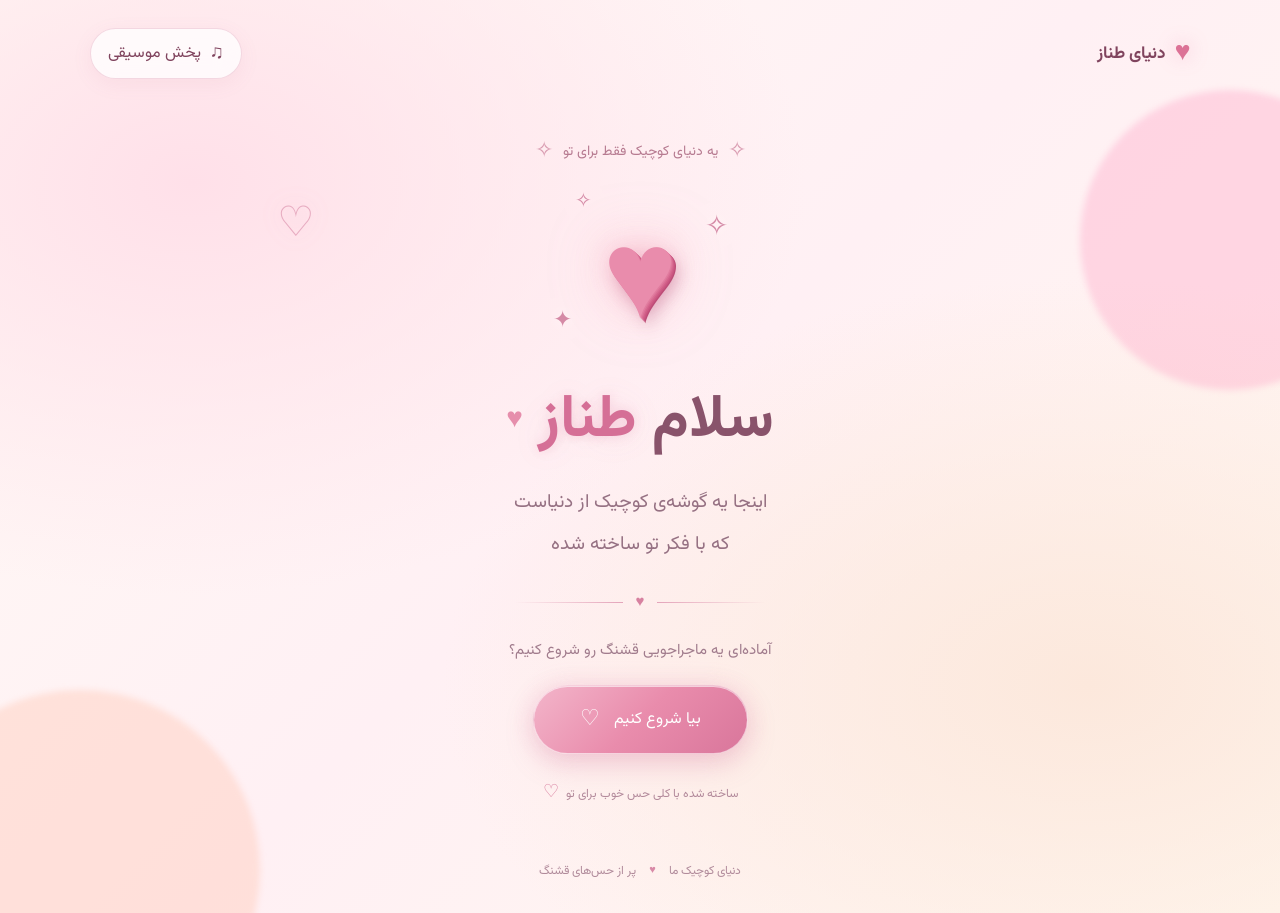
<file: index.html>
<!DOCTYPE html>
<html lang="fa" dir="rtl">
<head>
    <meta charset="UTF-8">
    <meta name="viewport" content="width=device-width, initial-scale=1.0">

    <meta name="theme-color" content="#fff0f3">
    <meta name="description" content="یک دنیای کوچک و رؤیایی برای طناز">

    <title>دنیای طناز من ❤️</title>

    <link rel="stylesheet" href="css/style.css">
</head>

<body>

    <div class="background-glow glow-one"></div>
    <div class="background-glow glow-two"></div>

    <div class="floating-hearts" id="floatingHearts" aria-hidden="true"></div>

    <main class="main-container">

        <header class="top-header">
            <div class="brand">
                <span class="brand-heart">♥</span>
                <span>دنیای طناز</span>
            </div>

            <button
                class="music-button"
                id="musicButton"
                type="button"
                aria-pressed="false"
                aria-label="پخش موسیقی"
            >
                <span id="musicIcon" aria-hidden="true">♫</span>
                <span id="musicText">پخش موسیقی</span>
            </button>
        </header>

        <!-- صفحه خوشامدگویی -->

        <section class="welcome-section" id="welcomeSection">

            <div class="decorative-heart heart-top" aria-hidden="true">♡</div>

            <div class="small-label">
                <span class="label-star" aria-hidden="true">✧</span>
                یه دنیای کوچیک فقط برای تو
                <span class="label-star" aria-hidden="true">✧</span>
            </div>

            <div class="main-heart" aria-hidden="true">
                <div class="heart-shape">♥</div>
                <span class="heart-sparkle sparkle-one">✧</span>
                <span class="heart-sparkle sparkle-two">✦</span>
                <span class="heart-sparkle sparkle-three">✧</span>
            </div>

            <h1>
                سلام
                <span class="name-highlight">طناز</span>
                <span class="title-heart" aria-hidden="true">♥</span>
            </h1>

            <p class="welcome-description">
                اینجا یه گوشه‌ی کوچیک از دنیاست
                <br>
                که با فکر تو ساخته شده
            </p>

            <div class="decorative-divider" aria-hidden="true">
                <span></span>
                <span class="divider-heart">♥</span>
                <span></span>
            </div>

            <p class="invitation-text">
                آماده‌ای یه ماجراجویی قشنگ رو شروع کنیم؟
            </p>

            <button class="start-button" id="startButton" type="button">
                <span>بیا شروع کنیم</span>
                <span class="button-heart" aria-hidden="true">♡</span>
            </button>

            <p class="bottom-note">
                ساخته شده با کلی حس خوب برای تو
                <span aria-hidden="true">♡</span>
            </p>

        </section>

        <!-- بخش نامه عاشقانه -->

        <section
            class="letter-section"
            id="letterSection"
            aria-labelledby="letterHeading"
            hidden
        >

            <div class="letter-intro">
                <span class="letter-eyebrow">یه چیزی فقط برای تو 💗</span>

                <h2 id="letterHeading">
                    یه نامه از طرف من
                </h2>

                <p>
                    یه پاکت کوچیک هست که حرف‌های قشنگی توی دلش داره
                </p>
            </div>

            <!-- پاکت نامه -->

            <div class="envelope-scene" id="envelopeScene">

                <button
                    class="envelope"
                    id="envelopeButton"
                    type="button"
                    aria-label="باز کردن نامه عاشقانه"
                    aria-expanded="false"
                    aria-controls="letterPaper"
                >

                    <span class="envelope-shadow"></span>

                    <span class="envelope-letter-preview" aria-hidden="true">
                        <span>برای عشقممم</span>
                        <span class="preview-heart">♥</span>
                    </span>

                    <span class="envelope-back"></span>

                    <span class="envelope-flap" aria-hidden="true"></span>

                    <span class="envelope-front"></span>

                    <span class="envelope-heart-seal" aria-hidden="true">
                        ♥
                    </span>

                    <span class="envelope-sparkle envelope-sparkle-one" aria-hidden="true">✧</span>
                    <span class="envelope-sparkle envelope-sparkle-two" aria-hidden="true">✦</span>

                </button>

            </div>

            <p class="envelope-hint" id="envelopeHint">
                روی پاکت بزن تا نامه‌ات رو باز کنی 💌
            </p>

            <!-- محتوای نامه -->

            <article
                class="letter-paper"
                id="letterPaper"
                tabindex="-1"
                aria-label="متن نامه عاشقانه"
                hidden
            >

                <div class="paper-decoration paper-decoration-top" aria-hidden="true">
                    ♥
                </div>

                <div class="paper-header">
                    <span>برای عزیزترین آدم دنیام</span>
                    <span class="paper-heart" aria-hidden="true">♥</span>
                </div>

                <div class="paper-divider" aria-hidden="true">
                    <span></span>
                    <span>✧</span>
                    <span></span>
                </div>

                <div class="letter-content" id="letterContent">
                    <p class="letter-loading">
                        داریم نامه رو آماده می‌کنیم... 💗
                    </p>
                </div>

                <div class="paper-footer">
                    <span>با یه دنیا حس خوب</span>
                    <span class="paper-footer-heart" aria-hidden="true">♥ ♥ ♥</span>
                </div>

                <div class="paper-decoration paper-decoration-bottom" aria-hidden="true">
                    ♥
                </div>

            </article>

            <button
                class="close-letter-button"
                id="closeLetterButton"
                type="button"
                hidden
            >
                بستن نامه و برگشتن به پاکت
                <span aria-hidden="true">♡</span>
            </button>

            <button
                class="back-home-button"
                id="backHomeButton"
                type="button"
            >
                برگشت به صفحه اول
            </button>

        </section>

        <footer class="page-footer">
            <span>دنیای کوچیک ما</span>
            <span class="footer-separator" aria-hidden="true">♥</span>
            <span>پر از حس‌های قشنگ</span>
        </footer>

    </main>

    <div
        class="toast-message"
        id="toastMessage"
        role="status"
        aria-live="polite"
    ></div>

    <audio id="backgroundMusic" loop preload="none">
        <source src="assets/music/background.mp3" type="audio/mpeg">
    </audio>

    <script src="js/script.js"></script>

</body>
</html>
</file>
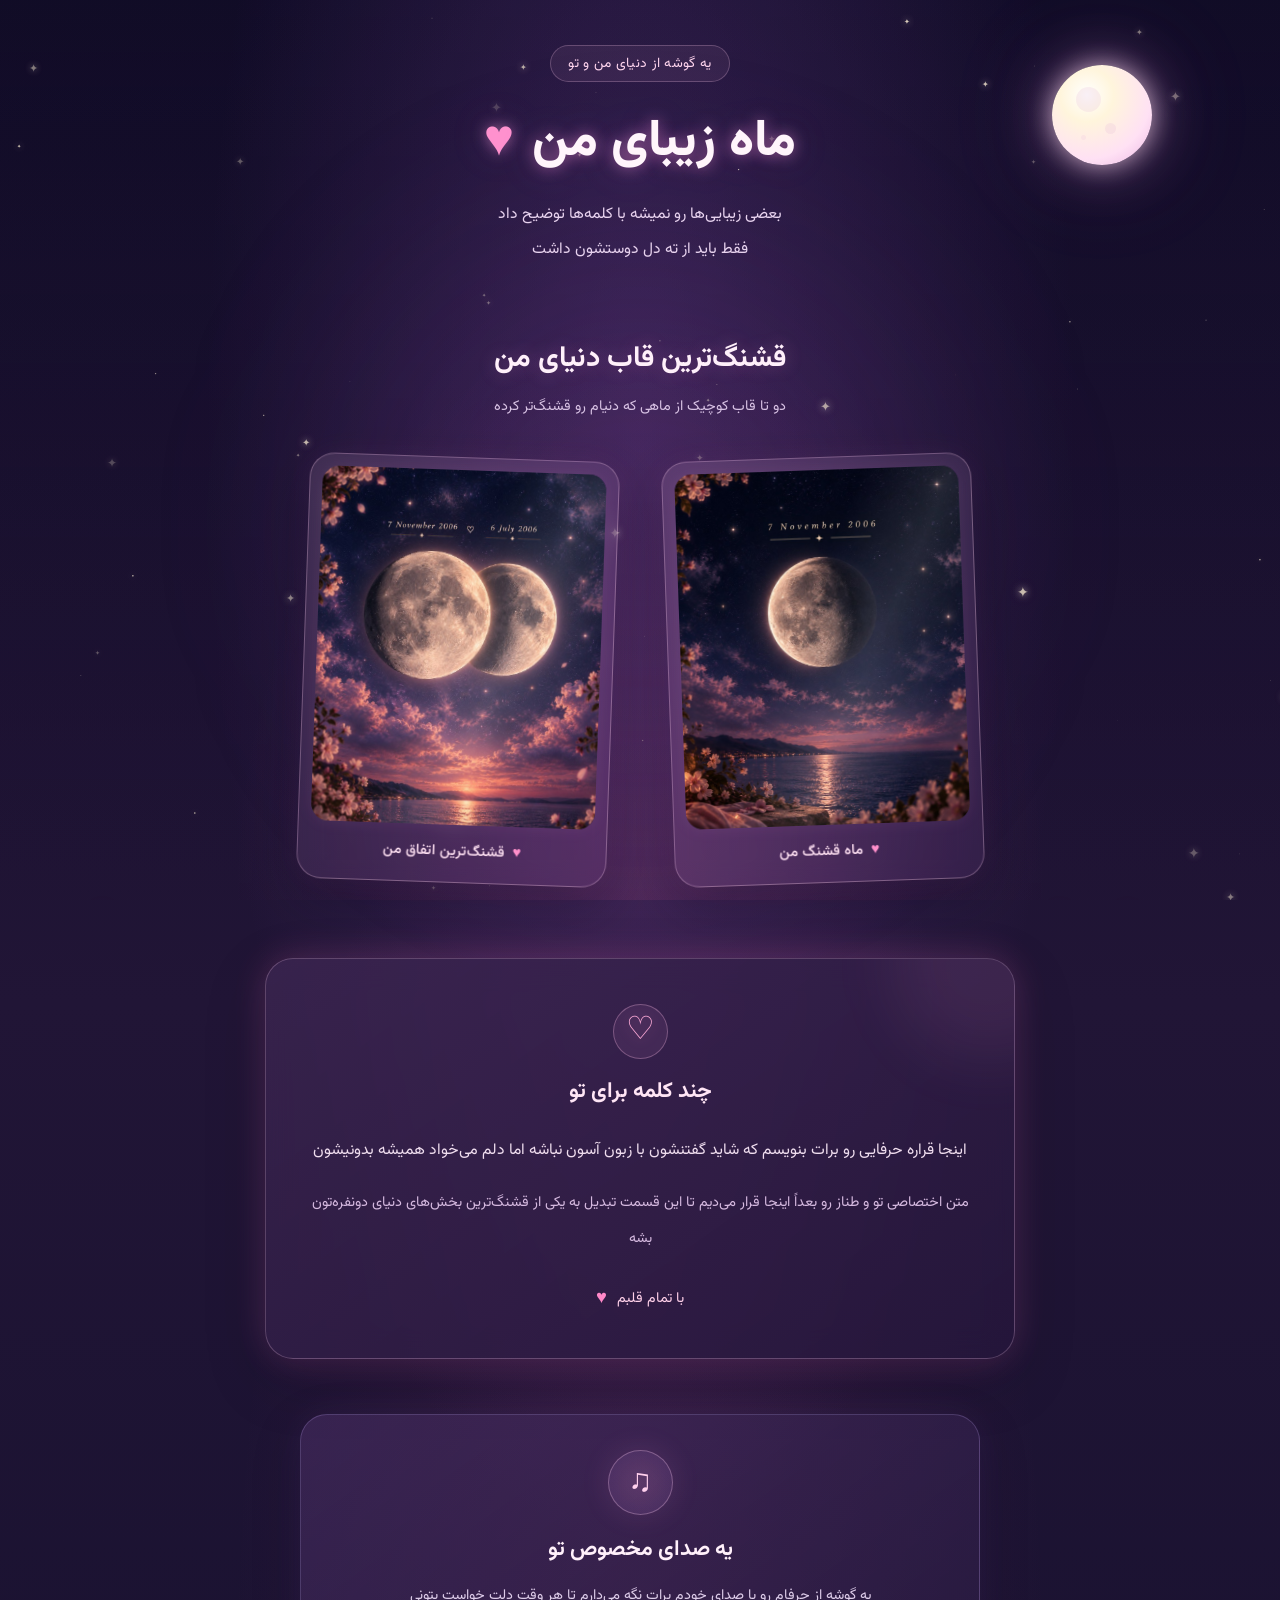
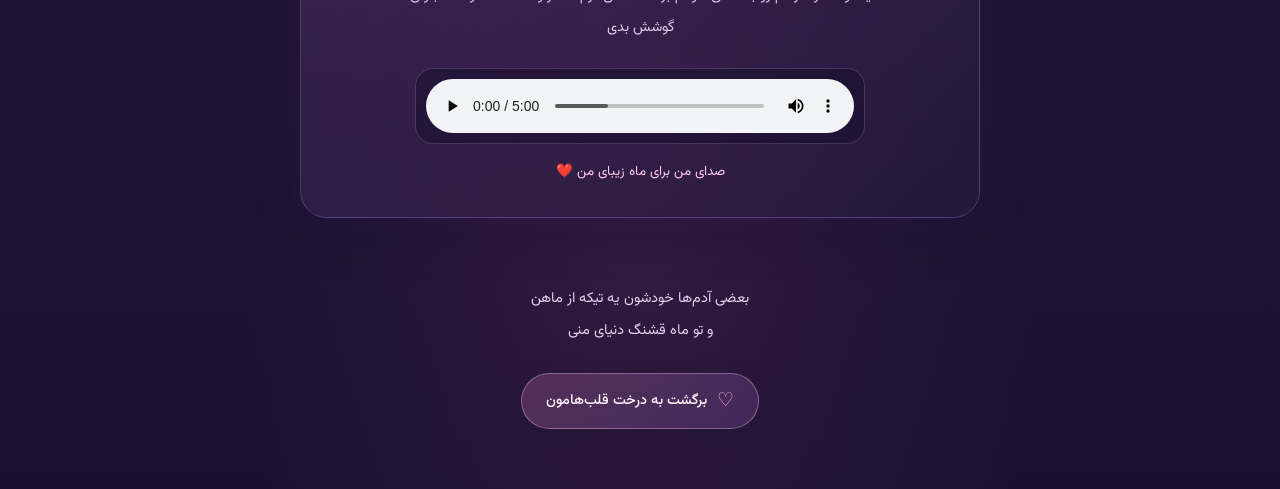
<file: pages/birth-month.html>
<!DOCTYPE html>
<html lang="fa" dir="rtl">

<head>
    <meta charset="UTF-8">
    <meta name="viewport" content="width=device-width, initial-scale=1.0">
    <meta name="theme-color" content="#160f32">

    <meta
        name="description"
        content="یه گوشه از دنیای من که فقط برای ماه زیبای منه"
    >

    <title>ماه زیبای من 🌙❤️</title>

    <link rel="stylesheet" href="../css/birth-month.css">

    <script src="../js/birth-month.js" defer></script>
</head>

<body>

    <!-- پس زمینه شبانه -->
    <div class="night-sky" aria-hidden="true"></div>
    <div class="background-glow" aria-hidden="true"></div>

    <!-- ماه -->
    <div class="moon" aria-hidden="true"></div>

    <!-- ستاره ها -->
    <div class="stars" id="stars" aria-hidden="true"></div>

    <!-- نورهای شناور -->
    <div class="floating-lights" id="floatingLights" aria-hidden="true"></div>


    <!-- محتوای اصلی صفحه -->
    <main class="moon-page">

        <!-- عنوان صفحه -->
        <header class="page-header">

            <span class="eyebrow">
                یه گوشه از دنیای من و تو
            </span>

            <h1>
                ماه زیبای من
                <span class="title-heart" aria-hidden="true">♥</span>
            </h1>

            <p class="page-subtitle">
                بعضی زیبایی‌ها رو نمیشه با کلمه‌ها توضیح داد
                <br>
                فقط باید از ته دل دوستشون داشت
            </p>

        </header>


        <!-- بخش عکس های طناز -->
        <section class="photos-section" aria-labelledby="photosTitle">

            <h2 id="photosTitle" class="section-title">
                قشنگ‌ترین قاب دنیای من
            </h2>

            <p class="section-description">
                دو تا قاب کوچیک از ماهی که دنیام رو قشنگ‌تر کرده
            </p>


            <div class="photo-gallery">

                <!-- عکس اول -->
                <figure class="photo-card photo-card-first">

                    <div class="photo-frame">

                        <img
                            src="../assets/images/tannaz-1.jpg"
                            alt="عکس اول طناز عزیزم"
                            class="tannaz-photo"
                            loading="eager"
                        >

                        <div
                            class="photo-shine"
                            aria-hidden="true"
                        ></div>

                    </div>

                    <figcaption class="photo-caption">
                        <span class="caption-heart" aria-hidden="true">♥</span>
                        ماه قشنگ من
                    </figcaption>

                </figure>


                <!-- عکس دوم -->
                <figure class="photo-card photo-card-second">

                    <div class="photo-frame">

                        <img
                            src="../assets/images/tannaz-2.jpg"
                            alt="عکس دوم طناز عزیزم"
                            class="tannaz-photo"
                            loading="eager"
                        >

                        <div
                            class="photo-shine"
                            aria-hidden="true"
                        ></div>

                    </div>

                    <figcaption class="photo-caption">
                        <span class="caption-heart" aria-hidden="true">♥</span>
                        قشنگ‌ترین اتفاق من
                    </figcaption>

                </figure>

            </div>

        </section>


        <!-- بخش متن عاشقانه -->
        <section
            class="love-letter-section"
            aria-labelledby="loveLetterTitle"
        >

            <div class="letter-decoration" aria-hidden="true">
                ♡
            </div>

            <h2 id="loveLetterTitle">
                چند کلمه برای تو
            </h2>

            <div class="love-letter-content">

                <p>
                    اینجا قراره حرفایی رو برات بنویسم که شاید گفتنشون
                    با زبون آسون نباشه اما دلم می‌خواد همیشه بدونیشون
                </p>

                <p class="letter-placeholder">
                    متن اختصاصی تو و طناز رو بعداً اینجا قرار می‌دیم
                    تا این قسمت تبدیل به یکی از قشنگ‌ترین بخش‌های
                    دنیای دونفره‌تون بشه
                </p>

            </div>

            <div class="letter-ending" aria-hidden="true">
                با تمام قلبم
                <span>♥</span>
            </div>

        </section>


        <!-- بخش صدای امیرمحمد -->
        <section
            class="voice-section"
            aria-labelledby="voiceTitle"
        >

            <div class="voice-icon" aria-hidden="true">
                ♫
            </div>

            <h2 id="voiceTitle">
                یه صدای مخصوص تو
            </h2>

            <p class="voice-description">
                یه گوشه از حرفام رو با صدای خودم برات نگه می‌دارم
                تا هر وقت دلت خواست بتونی گوشش بدی
            </p>

            <div class="audio-player">

                <audio
                    id="tannazVoice"
                    controls
                    preload="metadata"
                >
                    <source
                        src="../assets/audio/tannaz-voice.mp3"
                        type="audio/mpeg"
                    >

                    مرورگر شما از پخش فایل صوتی پشتیبانی نمی‌کند.
                </audio>

            </div>

            <p class="voice-note">
                صدای من برای ماه زیبای من ❤️
            </p>

        </section>


        <!-- دکمه بازگشت -->
        <footer class="page-footer">

            <p>
                بعضی آدم‌ها خودشون یه تیکه از ماهن
                <br>
                و تو ماه قشنگ دنیای منی
            </p>

            <button
                type="button"
                id="backToTreeButton"
                class="back-button"
            >
                <span aria-hidden="true">♡</span>
                برگشت به درخت قلب‌هامون
            </button>

        </footer>

    </main>


    <!-- پیام خطا یا راهنما -->
    <div
        id="pageMessage"
        class="page-message"
        role="status"
        aria-live="polite"
        hidden
    ></div>


</body>

</html>
</file>
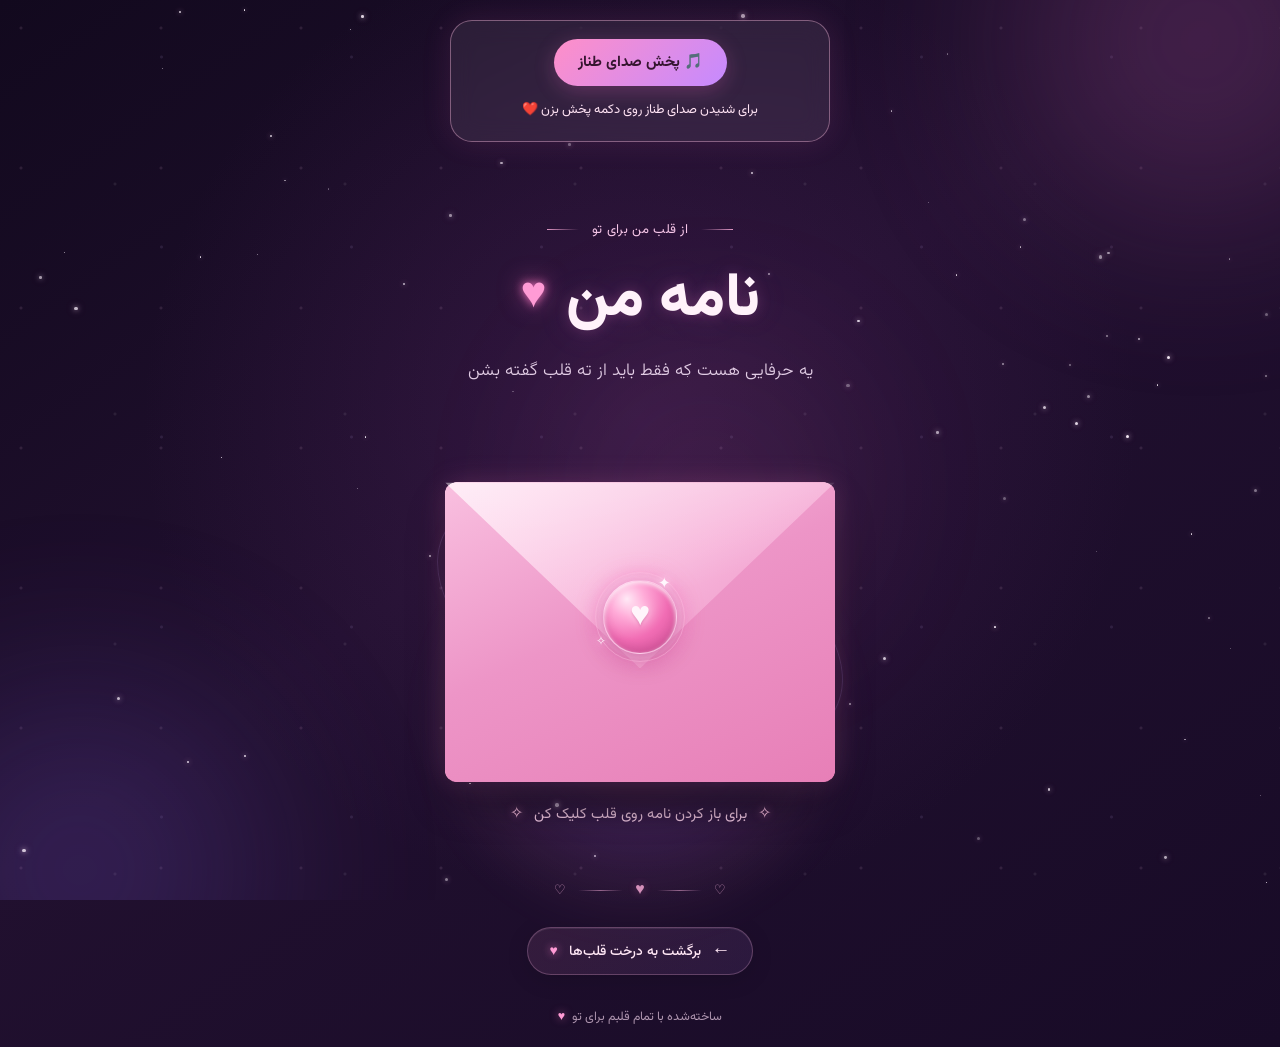
<file: pages/letter.html>
<!DOCTYPE html>
<html lang="fa" dir="rtl">

<head>
    <meta charset="UTF-8">
    <meta name="viewport" content="width=device-width, initial-scale=1.0">

    <meta
        name="description"
        content="نامه‌ای از قلب من برای طناز عزیزم"
    >

    <meta name="theme-color" content="#190d28">

    <title>نامه من برای تو ❤️</title>

    <link rel="preconnect" href="https://fonts.googleapis.com">
    <link rel="preconnect" href="https://fonts.gstatic.com" crossorigin>

    <link
        href="https://fonts.googleapis.com/css2?family=Vazirmatn:wght@300;400;500;600;700;800&display=swap"
        rel="stylesheet"
    >

    <link rel="stylesheet" href="../css/letter.css">

    <script src="../js/letter.js" defer></script>
</head>

<body class="letter-page">

    <!-- پس‌زمینه رؤیایی -->
    <div class="letter-universe" aria-hidden="true">

        <div class="universe-glow glow-one"></div>
        <div class="universe-glow glow-two"></div>
        <div class="universe-glow glow-three"></div>

        <div id="letterStars" class="letter-stars"></div>

        <div
            id="letterFloatingHearts"
            class="letter-floating-hearts"
        ></div>

        <div id="letterParticles" class="letter-particles"></div>

    </div>


    <!-- صدای امیرمحمد -->
    <!-- صدای طناز ❤️ -->
    <!-- صدای طناز ❤️ -->
    <audio id="tannazVoiceAudio" preload="auto" loop>
        <source
            src="../assets/music/tannaz-voice.mp3"
            type="audio/mpeg"
        >
        مرورگر شما از پخش صدا پشتیبانی نمی‌کند.
    </audio>

    <!-- کنترل پخش صدا -->
    <div id="voicePlayer" class="voice-player">
        <button id="playTannazVoice" type="button">
            🎵 پخش صدای طناز
        </button>

        <p id="voiceStatus" role="status">
            در حال آماده‌سازی صدای طناز... ❤️
        </p>
    </div>


    <main class="letter-main">

        <!-- عنوان -->
        <header class="letter-header">

            <div class="letter-eyebrow">
                <span class="eyebrow-line"></span>
                <span>از قلب من برای تو</span>
                <span class="eyebrow-line"></span>
            </div>

            <h1 class="letter-title">
                نامه من
                <span class="title-heart">♥</span>
            </h1>

            <p class="letter-subtitle">
                یه حرفایی هست که فقط باید از ته قلب گفته بشن
            </p>

        </header>


        <!-- صحنه پاکت -->
        <section
            class="envelope-scene"
            id="envelopeScene"
            aria-label="نامه عاشقانه"
        >

            <div class="envelope-aura"></div>

            <div class="envelope-orbit orbit-one" aria-hidden="true">
                <span class="orbit-heart">♥</span>
            </div>

            <div class="envelope-orbit orbit-two" aria-hidden="true">
                <span class="orbit-heart">♥</span>
            </div>

            <div
                id="envelopeHeartEffects"
                class="envelope-heart-effects"
                aria-hidden="true"
            ></div>


            <!-- پاکت -->
            <button
                type="button"
                class="envelope-button"
                id="envelopeButton"
                aria-label="باز کردن نامه عاشقانه"
                aria-expanded="false"
                aria-controls="loveLetter"
            >

                <div class="envelope-3d" id="envelope3D">

                    <div class="envelope-shadow"></div>

                    <div class="envelope-body">

                        <div class="envelope-inner"></div>

                        <!-- پیش‌نمایش نامه داخل پاکت -->
                        <div class="letter-paper" id="letterPaper">

                            <div class="paper-decoration">
                                <span>♥</span>
                                <span>♡</span>
                                <span>♥</span>
                            </div>

                            <div class="paper-heading">
                                یه نامه برای تو
                            </div>

                            <div class="paper-divider">
                                <span>✦</span>
                                <span>♥</span>
                                <span>✦</span>
                            </div>

                            <div class="letter-content-preview">

                                <span class="preview-heart">♥</span>

                                <p>
                                    برای قشنگ‌ترین اتفاق زندگی من...
                                </p>

                                <span class="preview-caption">
                                    یه دنیا حرف برای گفتن دارم
                                </span>

                            </div>

                            <div class="paper-bottom-decoration">
                                با تمام قلبم ♥
                            </div>

                        </div>

                        <div class="envelope-left"></div>
                        <div class="envelope-right"></div>
                        <div class="envelope-front"></div>

                        <div
                            class="envelope-flap"
                            id="envelopeFlap"
                        ></div>

                        <div
                            class="envelope-seal"
                            id="envelopeSeal"
                        >

                            <div class="seal-glow"></div>

                            <div class="seal-heart">♥</div>

                            <div class="seal-sparkle sparkle-one">
                                ✦
                            </div>

                            <div class="seal-sparkle sparkle-two">
                                ✧
                            </div>

                        </div>

                    </div>

                </div>

            </button>


            <!-- راهنمای پاکت -->
            <div
                class="envelope-instruction"
                id="envelopeInstruction"
            >

                <span class="instruction-sparkle">✧</span>

                <span>
                    برای باز کردن نامه روی قلب کلیک کن
                </span>

                <span class="instruction-sparkle">✧</span>

            </div>

        </section>


        <!-- نامه اصلی -->
        <section
            class="love-letter-reveal"
            id="loveLetter"
            aria-label="متن نامه عاشقانه"
            aria-hidden="true"
            hidden
        >

            <!-- قلب‌های انفجاری در دو طرف نامه -->
            <div
                class="letter-side-hearts letter-side-hearts-left"
                id="letterSideHeartsLeft"
                aria-hidden="true"
            ></div>

            <div
                class="letter-side-hearts letter-side-hearts-right"
                id="letterSideHeartsRight"
                aria-hidden="true"
            ></div>


            <!-- قاب نامه -->
            <article class="love-letter-card">

                <div class="love-letter-card-glow"></div>

                <div class="love-letter-inner">

                    <div class="love-letter-top-decoration">
                        <span>♡</span>
                        <span>✦</span>
                        <span>♥</span>
                        <span>✦</span>
                        <span>♡</span>
                    </div>

                    <p class="love-letter-eyebrow">
                        فقط برای تو
                    </p>

                    <h2 class="love-letter-title">
                        عشقممم ❤️
                    </h2>

                    <div class="love-letter-divider">
                        <span></span>
                        <span>♥</span>
                        <span></span>
                    </div>


                    <!-- متن اصلی نامه را بعداً اینجا قرار می‌دهیم -->
                    <div
                        class="love-letter-text"
                        id="loveLetterText"
                        tabindex="0"
                    >

                        <p class="letter-placeholder">
                            اینجا جای حرف‌هایی است که از ته قلبم
                            برای تو نوشته می‌شوند...
                        </p>

                        <p class="letter-placeholder-caption">
                            یه عالمه حرف قشنگ هنوز مونده عشقممم ❤️
                        </p>

                    </div>


                    <div class="love-letter-signature">

                        <span class="signature-line"></span>

                        <p>
                            با تمام قلبم برای تو
                        </p>

                        <span class="signature-heart">♥</span>

                    </div>


                    <!-- جشن حیوانات -->
                    <section
                        class="dancing-animals"
                        id="dancingAnimals"
                        aria-label="جشن حیوانات بامزه"
                    >

                        <p class="animals-title">
                            یه جشن کوچولو فقط برای تووو! 💗
                        </p>

                        <div class="animals-dance-floor">

                            <span
                                class="dancing-animal animal-unicorn"
                                role="img"
                                aria-label="اسب تک‌شاخ رقصنده"
                            >🦄</span>

                            <span
                                class="dancing-animal animal-cat"
                                role="img"
                                aria-label="گربه رقصنده"
                            >🐱</span>

                            <span
                                class="dancing-animal animal-rabbit"
                                role="img"
                                aria-label="خرگوش رقصنده"
                            >🐰</span>

                            <span
                                class="dancing-animal animal-bear"
                                role="img"
                                aria-label="خرس رقصنده"
                            >🐻</span>

                            <span
                                class="dancing-animal animal-fox"
                                role="img"
                                aria-label="روباه رقصنده"
                            >🦊</span>

                        </div>

                        <p class="animals-caption">
                            چون لبخند تو قشنگ‌ترین بهونه دنیاست 🥹❤️
                        </p>

                    </section>

                </div>

            </article>

        </section>


        <!-- پیام باز شدن نامه -->
        <div
            class="envelope-open-message"
            id="envelopeOpenMessage"
            aria-live="polite"
            hidden
        >
            این نامه فقط برای توئه عشقممم ❤️
        </div>


        <!-- تزئینات پایین -->
        <div
            class="letter-bottom-decoration"
            aria-hidden="true"
        >

            <span>♡</span>
            <span class="bottom-decoration-line"></span>
            <span>♥</span>
            <span class="bottom-decoration-line"></span>
            <span>♡</span>

        </div>


        <!-- بازگشت -->
        <nav
            class="letter-navigation"
            aria-label="ناوبری صفحه"
        >

            <a
                href="tree.html"
                class="back-to-tree-button"
                id="backToTreeButton"
            >

                <span class="back-arrow">←</span>

                <span>برگشت به درخت قلب‌ها</span>

                <span class="back-button-heart">♥</span>

            </a>

        </nav>

    </main>


    <footer class="letter-footer">

        <p>
            ساخته‌شده با تمام قلبم برای تو
            <span>♥</span>
        </p>

    </footer>


    <!-- تلاش برای پخش خودکار صدا -->
    <script>
    (() => {
        const audio = document.getElementById("tannazVoiceAudio");
        const playButton = document.getElementById("playTannazVoice");
        const status = document.getElementById("voiceStatus");

        if (!audio || !playButton || !status) {
            console.error("عناصر پخش صدای طناز پیدا نشدند.");
            return;
        }

        audio.volume = 0.8;

        function updateStatus(message) {
            status.textContent = message;
        }

        async function playTannazVoice() {
            try {
                if (!audio.paused) {
                    updateStatus("صدای طناز در حال پخشه ❤️");
                    return;
                }

                updateStatus("در حال پخش صدای طناز... 🎵");

                await audio.play();

                updateStatus("صدای طناز در حال پخشه ❤️");
                playButton.textContent = "⏸ توقف صدا";
            } catch (error) {
                console.error("خطای پخش صدا:", error);

                if (error.name === "NotAllowedError") {
                    updateStatus(
                        "مرورگر اجازه پخش خودکار نداد. روی دکمه پخش بزن ❤️"
                    );
                } else if (error.name === "NotSupportedError") {
                    updateStatus(
                        "فرمت فایل صوتی پشتیبانی نمی‌شود. فرمت فایل را بررسی کن."
                    );
                } else {
                    updateStatus(
                        "پخش صدا ناموفق بود. مسیر و نام فایل را بررسی کن."
                    );
                }
            }
        }

        // تلاش برای پخش خودکار هنگام ورود
        audio.play()
            .then(() => {
                updateStatus("صدای طناز در حال پخشه ❤️");
                playButton.textContent = "⏸ توقف صدا";
            })
            .catch((error) => {
                console.warn("پخش خودکار انجام نشد:", error);

                if (error.name === "NotAllowedError") {
                    updateStatus(
                        "برای شنیدن صدای طناز روی دکمه پخش بزن ❤️"
                    );
                } else {
                    updateStatus(
                        "صدا پخش نشد. نام فایل، مسیر و فرمت آن را بررسی کن."
                    );
                }
            });

        // دکمه پخش و توقف
        playButton.addEventListener("click", async () => {
            if (audio.paused) {
                await playTannazVoice();
            } else {
                audio.pause();
                playButton.textContent = "🎵 پخش صدای طناز";
                updateStatus("پخش صدا متوقف شد.");
            }
        });

        // تشخیص خطاهای بارگذاری فایل
        audio.addEventListener("error", () => {
            console.error("جزئیات خطای فایل صوتی:", audio.error);

            updateStatus(
                "فایل صدا بارگذاری نشد. مسیر و فرمت فایل را بررسی کن."
            );
        });

        audio.addEventListener("ended", () => {
            playButton.textContent = "🎵 پخش صدای طناز";
        });
    })();
    </script>

</body>

</html>
</file>
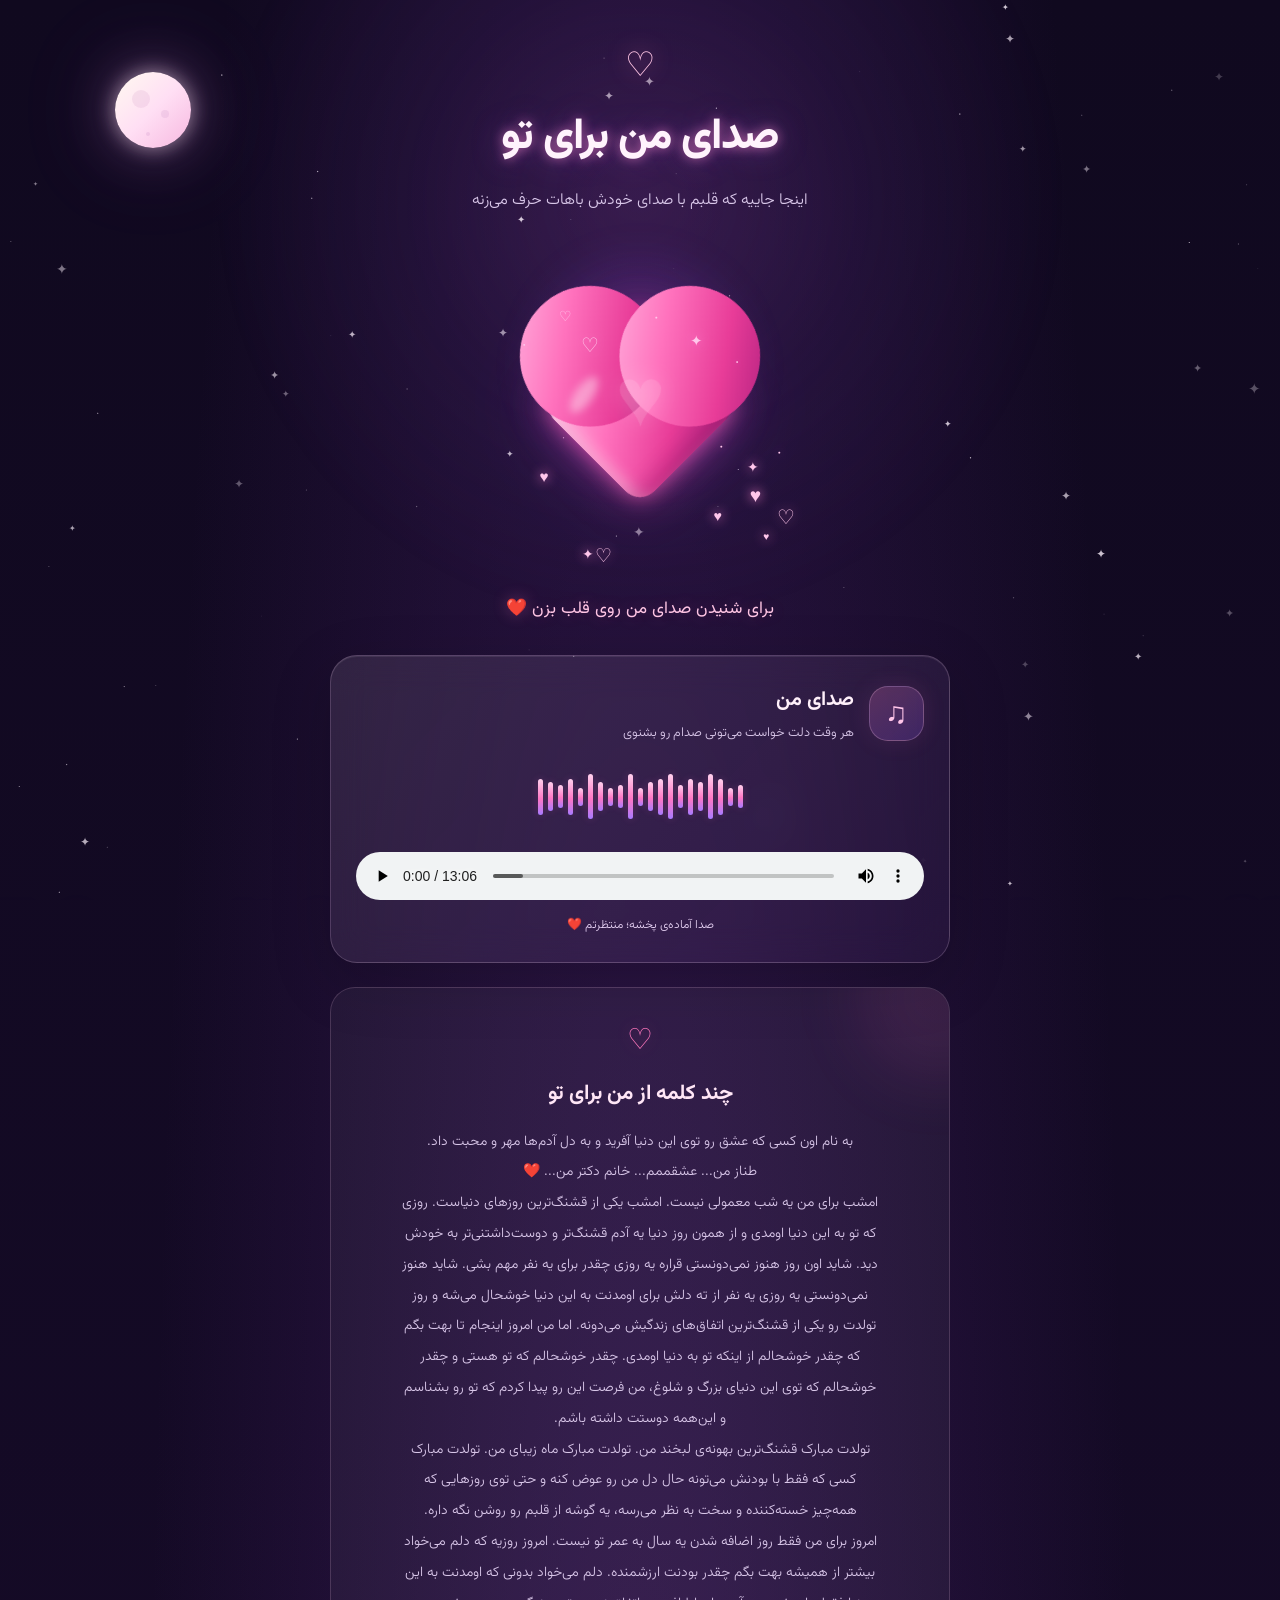
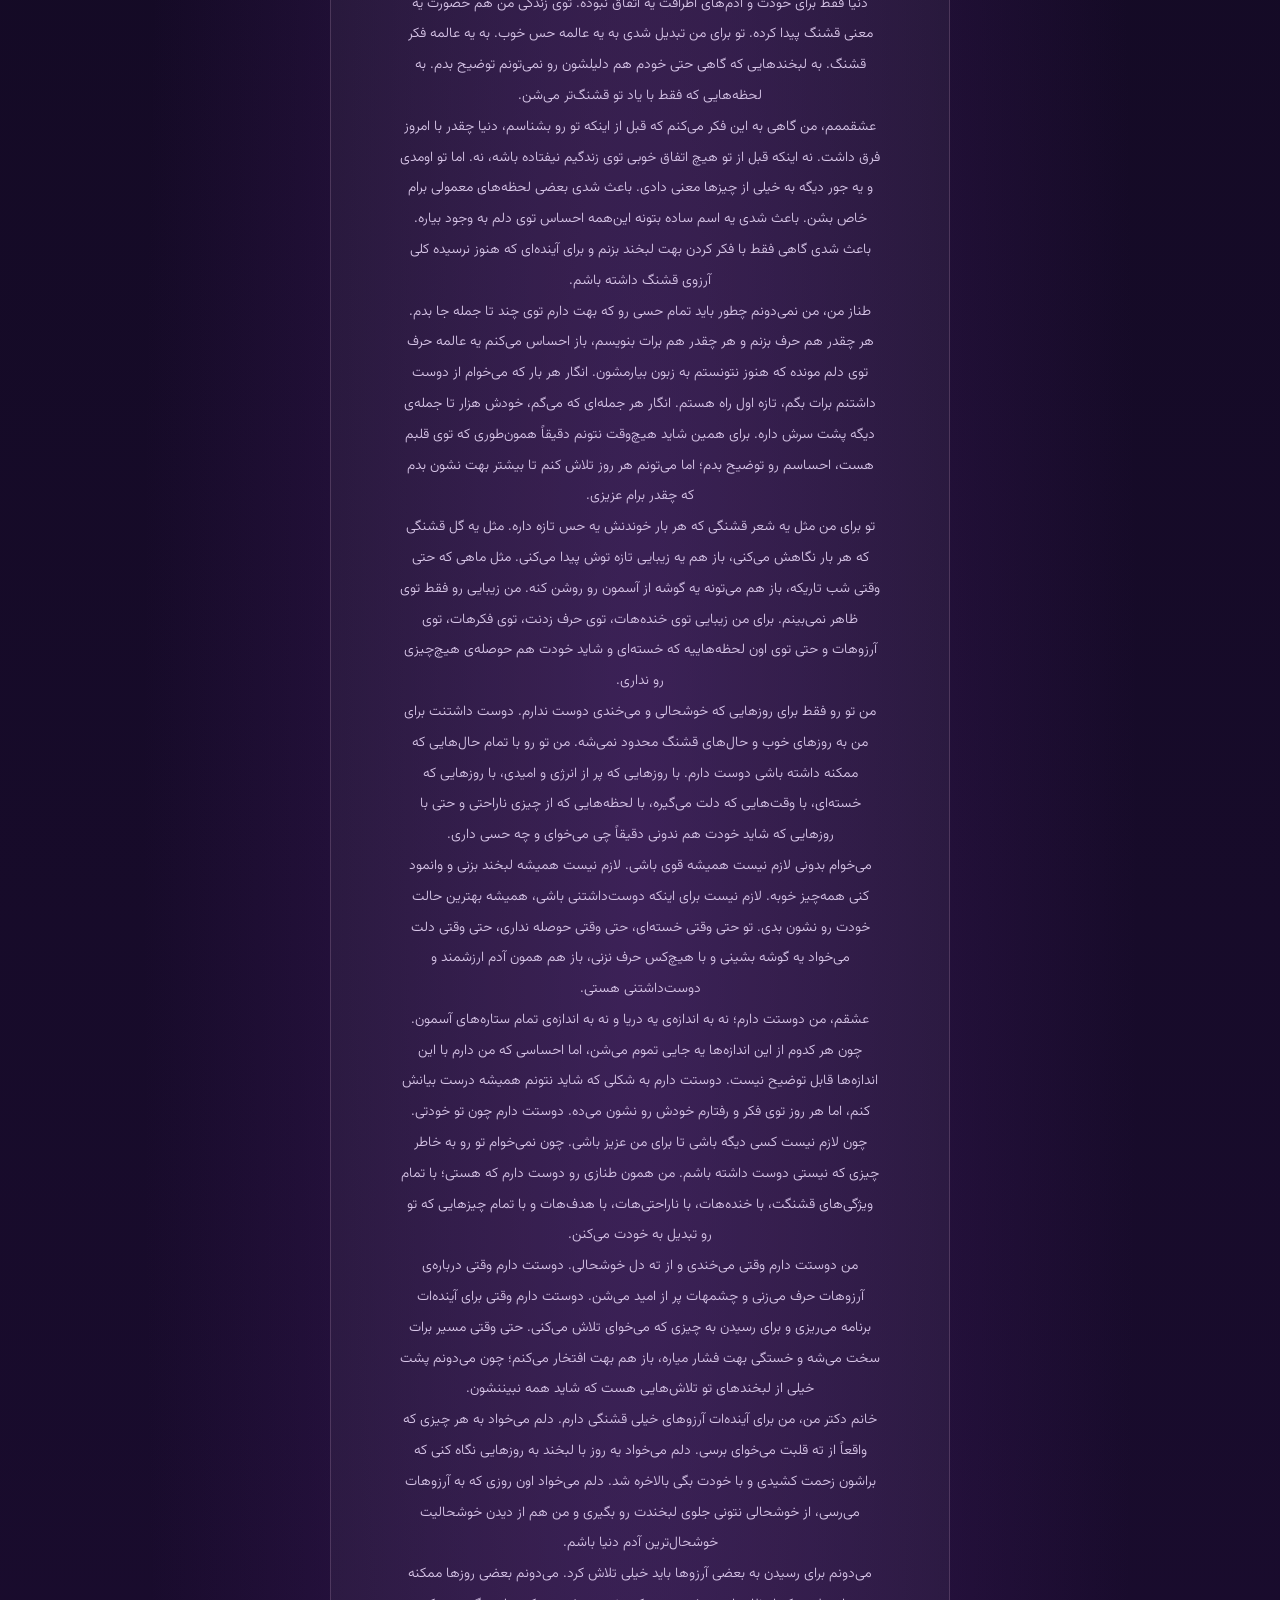
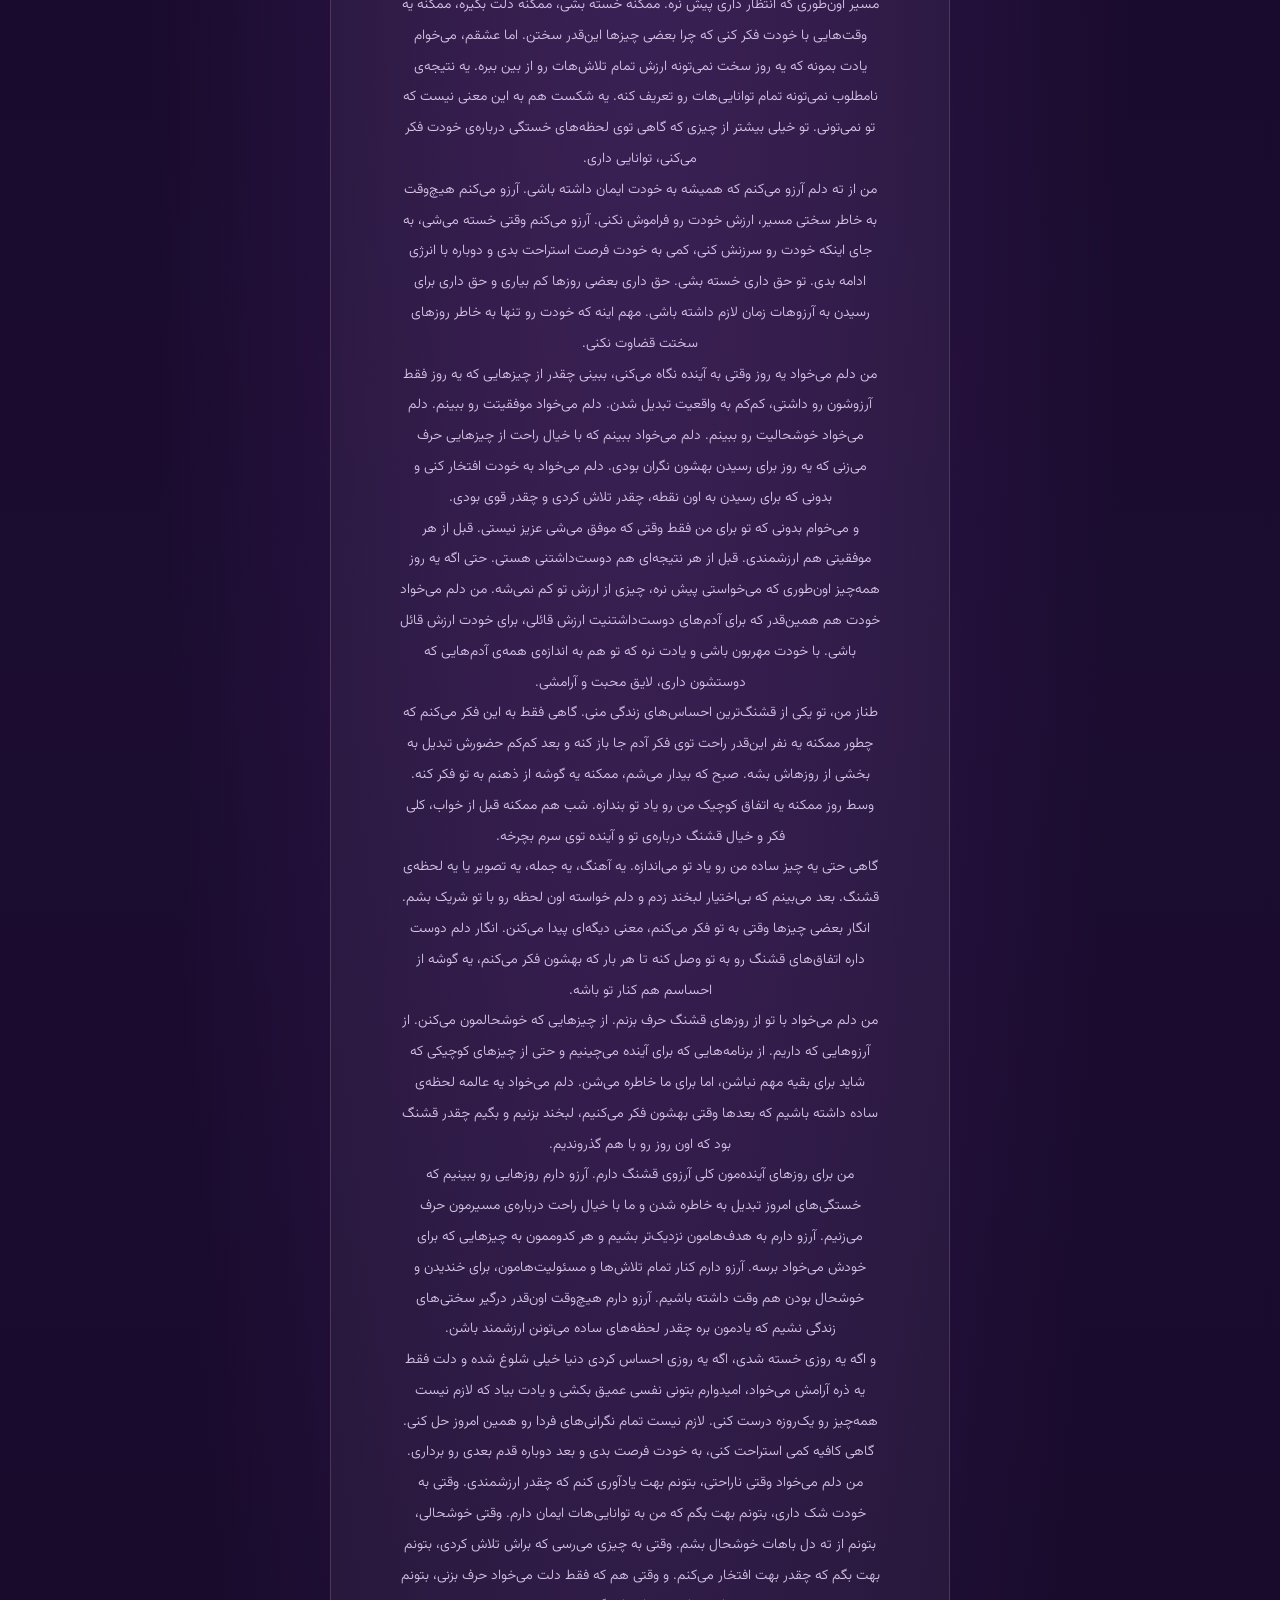
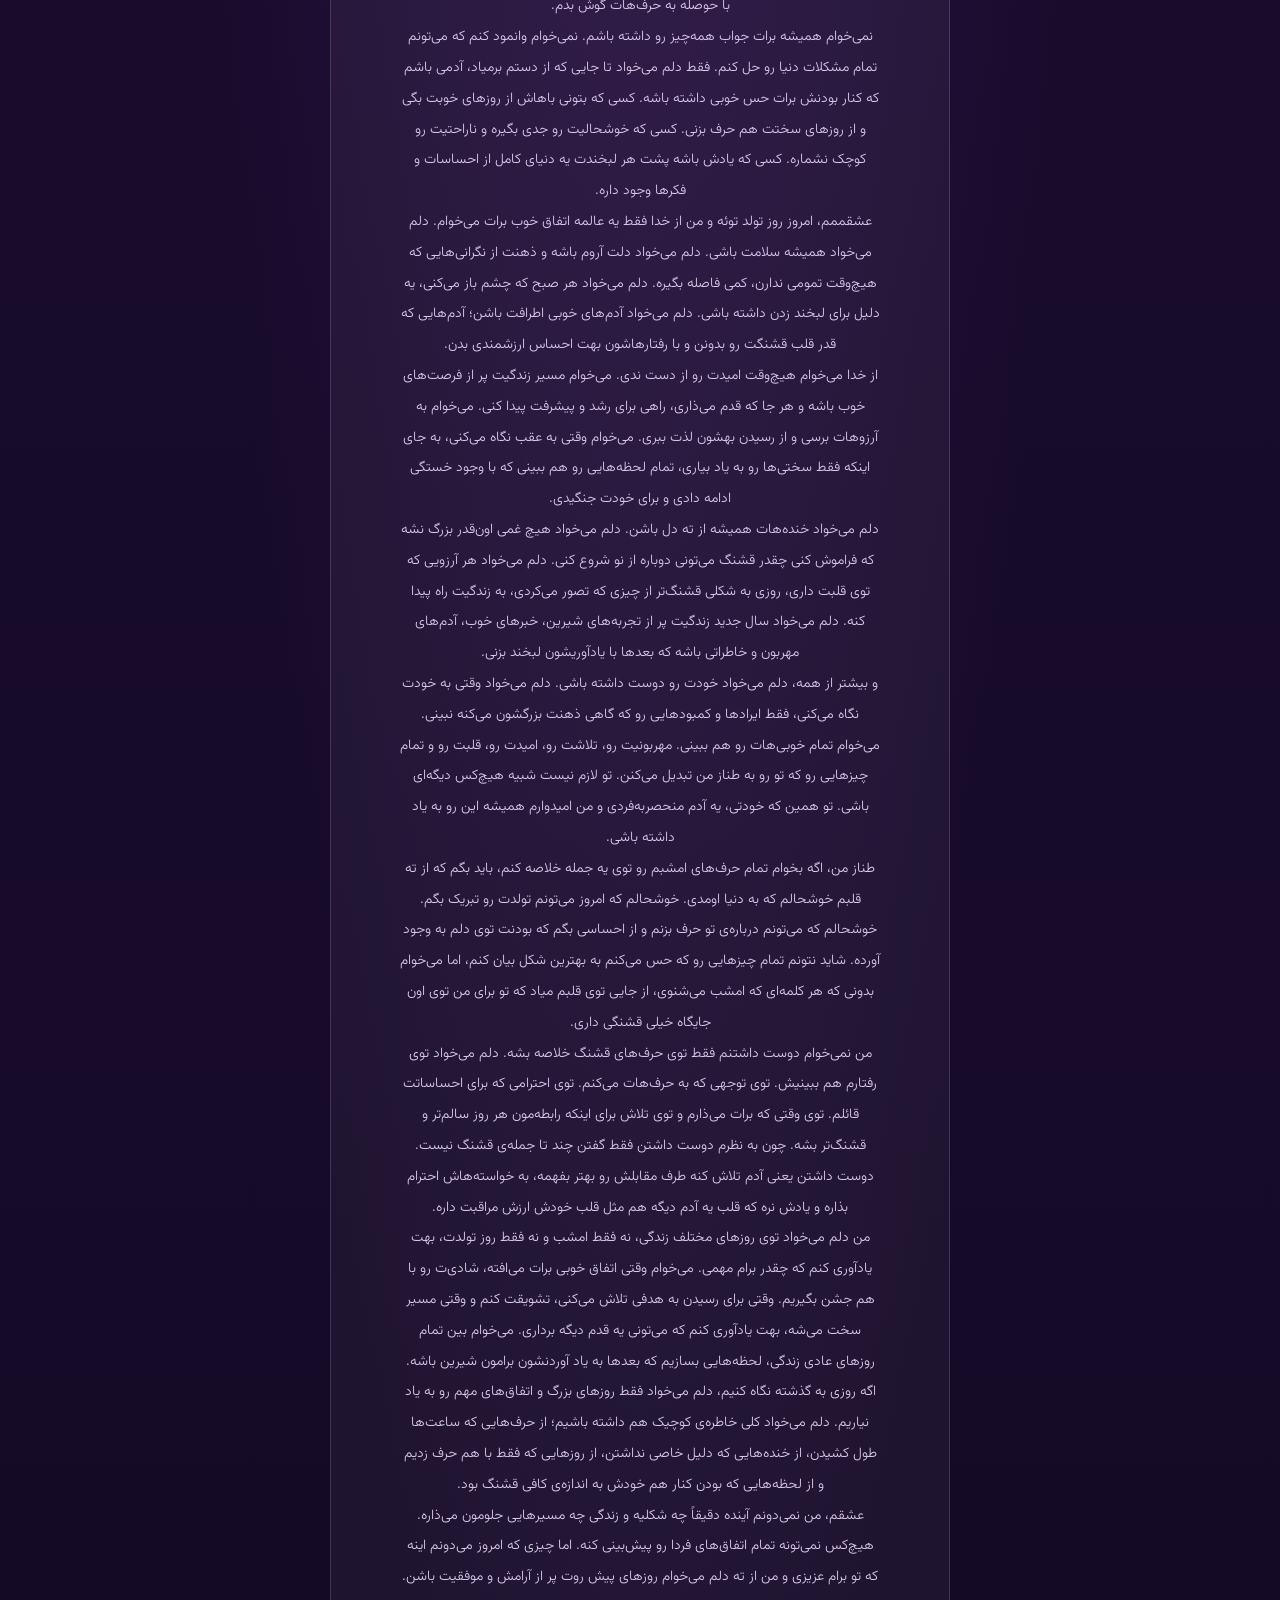
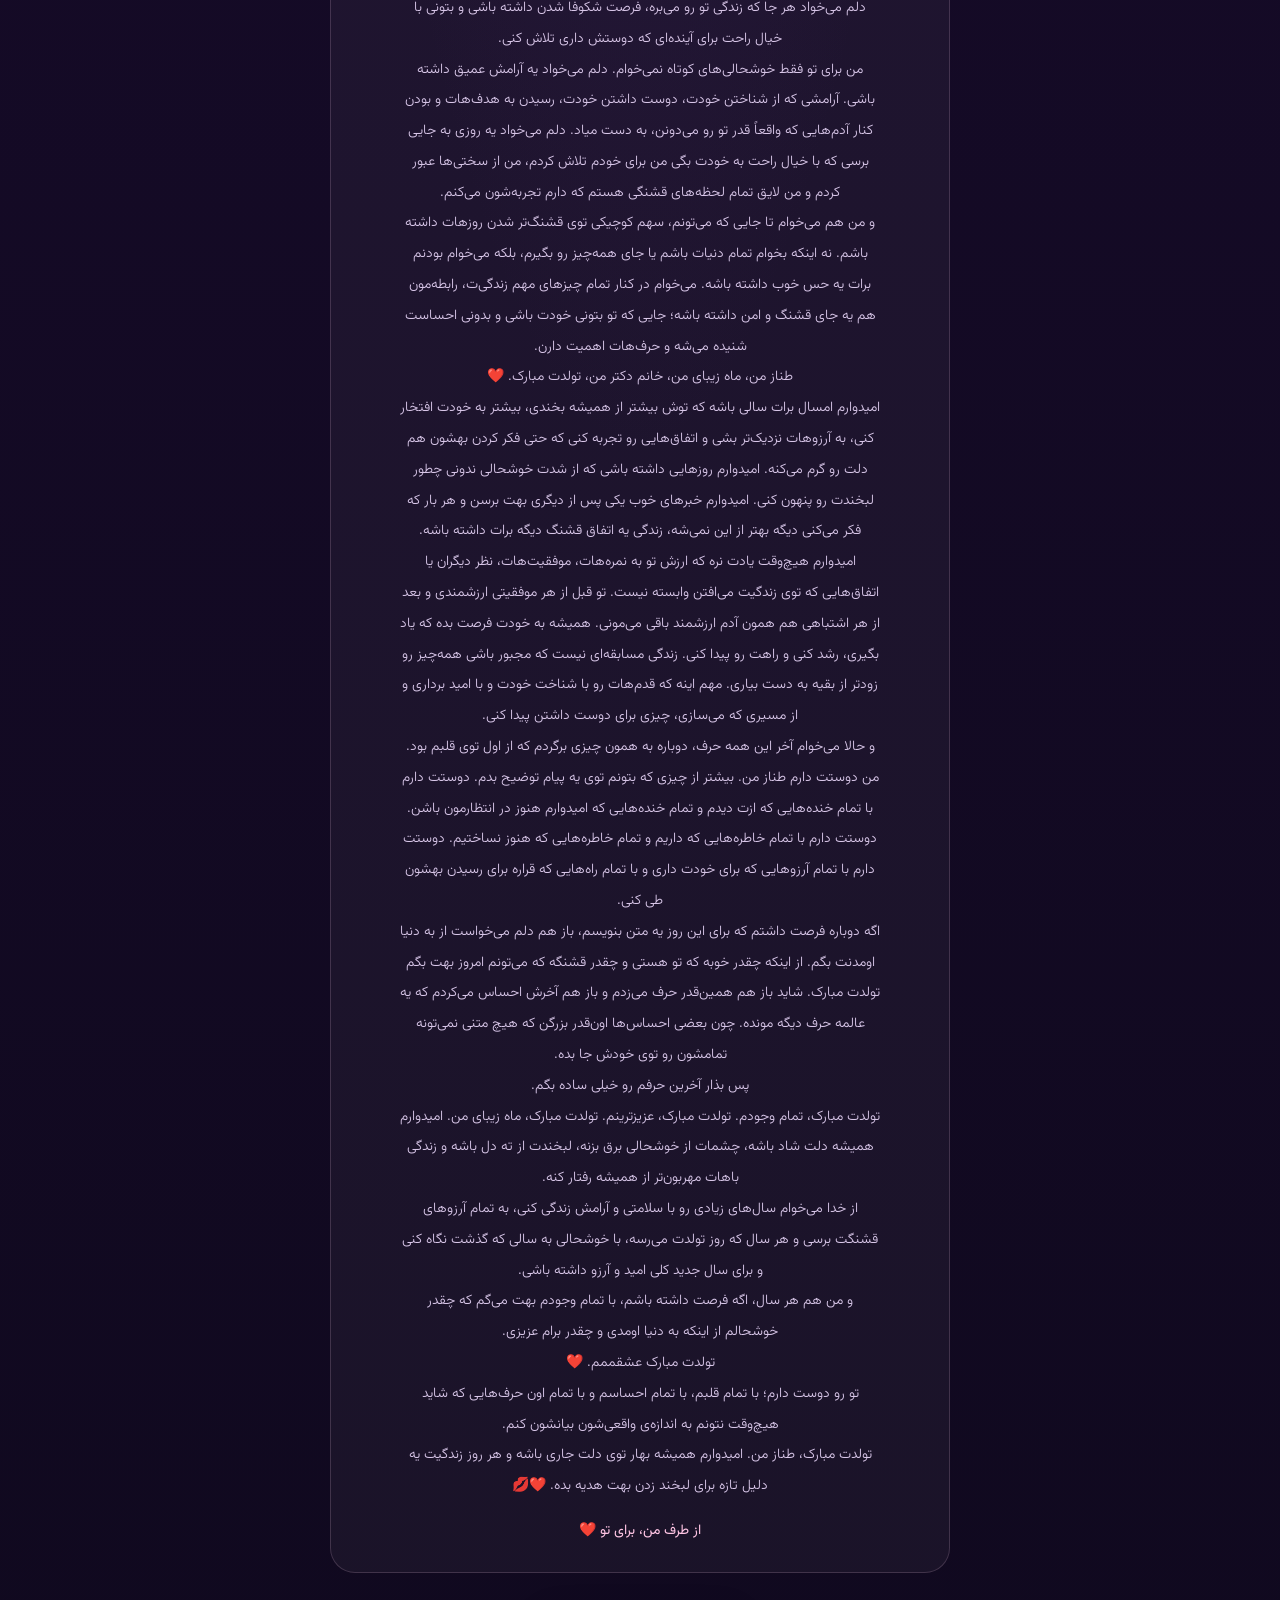
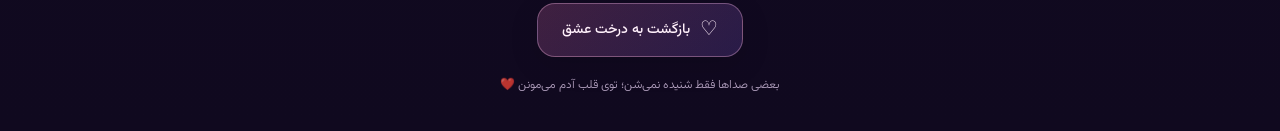
<file: pages/my-voice.html>
<!DOCTYPE html>
<html lang="fa" dir="rtl">
<head>
    <meta charset="UTF-8">
    <meta name="viewport" content="width=device-width, initial-scale=1.0">

    <meta
        name="description"
        content="صدای من برای طناز؛ گوشه‌ای کوچک از دنیای عاشقانه‌ی ما ❤️"
    >

    <meta name="theme-color" content="#170d2b">

    <title>صدای من برای تو ❤️</title>

    <link rel="stylesheet" href="../css/my-voice.css">

    <script src="../js/my-voice.js" defer></script>
</head>

<body>
    <!-- پس‌زمینه‌ی رؤیایی -->
    <div class="night-sky" aria-hidden="true">
        <div class="background-glow"></div>
        <div class="moon"></div>
        <div id="stars"></div>
        <div id="floatingLights"></div>
    </div>

    <!-- محتوای اصلی صفحه -->
    <main class="voice-page">

        <!-- عنوان صفحه -->
        <header class="page-header">
            <span class="header-decoration" aria-hidden="true">♡</span>

            <h1>صدای من برای تو</h1>

            <p class="page-subtitle">
                اینجا جاییه که قلبم با صدای خودش باهات حرف می‌زنه
            </p>
        </header>

        <!-- قلب اصلی -->
        <section
            class="heart-section"
            aria-label="قلب تپنده‌ی صفحه‌ی صدای من"
        >
            <div class="heart-glow" aria-hidden="true"></div>

            <div class="heart-container" id="heartContainer">
                <div class="heart-pulse-ring ring-one" aria-hidden="true"></div>
                <div class="heart-pulse-ring ring-two" aria-hidden="true"></div>

                <div
                    class="main-heart"
                    id="mainHeart"
                    role="img"
                    aria-label="قلب صورتی درخشان"
                >
                    <span class="heart-symbol" aria-hidden="true">♥</span>
                    <span class="heart-shine" aria-hidden="true"></span>
                </div>

                <div class="heart-sparkles" id="heartSparkles" aria-hidden="true"></div>
            </div>

            <p class="heart-caption" id="heartCaption">
                یه صدا از من برای قشنگ‌ترین آدم دنیام ❤️
            </p>
        </section>

        <!-- پخش‌کننده‌ی صدا -->
        <section class="audio-section" aria-labelledby="audioTitle">

            <div class="audio-card">
                <div class="audio-card-heading">
                    <span class="audio-icon" aria-hidden="true">♫</span>

                    <div>
                        <h2 id="audioTitle">صدای من</h2>

                        <p id="audioDescription">
                            هر وقت دلت خواست می‌تونی صدام رو بشنوی
                        </p>
                    </div>
                </div>

                <!-- موج صوتی تزئینی -->
                <div
                    class="sound-wave"
                    id="soundWave"
                    role="img"
                    aria-label="موج متحرک صدا"
                >
                    <span></span>
                    <span></span>
                    <span></span>
                    <span></span>
                    <span></span>
                    <span></span>
                    <span></span>
                    <span></span>
                    <span></span>
                    <span></span>
                    <span></span>
                    <span></span>
                    <span></span>
                    <span></span>
                    <span></span>
                    <span></span>
                    <span></span>
                    <span></span>
                    <span></span>
                    <span></span>
                    <span></span>
                </div>

                <!-- فایل صوتی -->
                <audio
                    id="myVoiceAudio"
                    preload="metadata"
                    controls
                    aria-label="پخش صدای ضبط‌شده"
                >
                    <source src="../assets/audio/my-voice.mp3" type="audio/mpeg">

                    مرورگر شما از پخش فایل صوتی پشتیبانی نمی‌کند.
                </audio>

                <p class="audio-note" id="audioNote" aria-live="polite">
                    صدای من اینجاست؛ منتظر اولین پخشه ❤️
                </p>
            </div>

        </section>

        <!-- متن اختصاصی -->
        <section class="message-section">
            <div class="message-card">

                <span class="message-heart" aria-hidden="true">♡</span>

                <h2>چند کلمه از من برای تو</h2>

                <p class="personal-message" id="personalMessage">
                    در حال آماده‌سازی حرف‌هام برای تو... ❤️
                </p>

                <p class="message-signature">
                    از طرف من، برای تو ❤️
                </p>

            </div>
        </section>

        <!-- بازگشت به درخت -->
        <footer class="page-footer">
            <button
                type="button"
                class="back-button"
                id="backToTreeButton"
            >
                <span aria-hidden="true">♡</span>
                بازگشت به درخت عشق
            </button>

            <p class="footer-text">
                بعضی صداها فقط شنیده نمی‌شن؛ توی قلب آدم می‌مونن ❤️
            </p>
        </footer>

    </main>

    <!-- پیام‌های وضعیت -->
    <div
        class="page-message"
        id="pageMessage"
        role="status"
        aria-live="polite"
        hidden
    ></div>

</body>
</html>
</file>
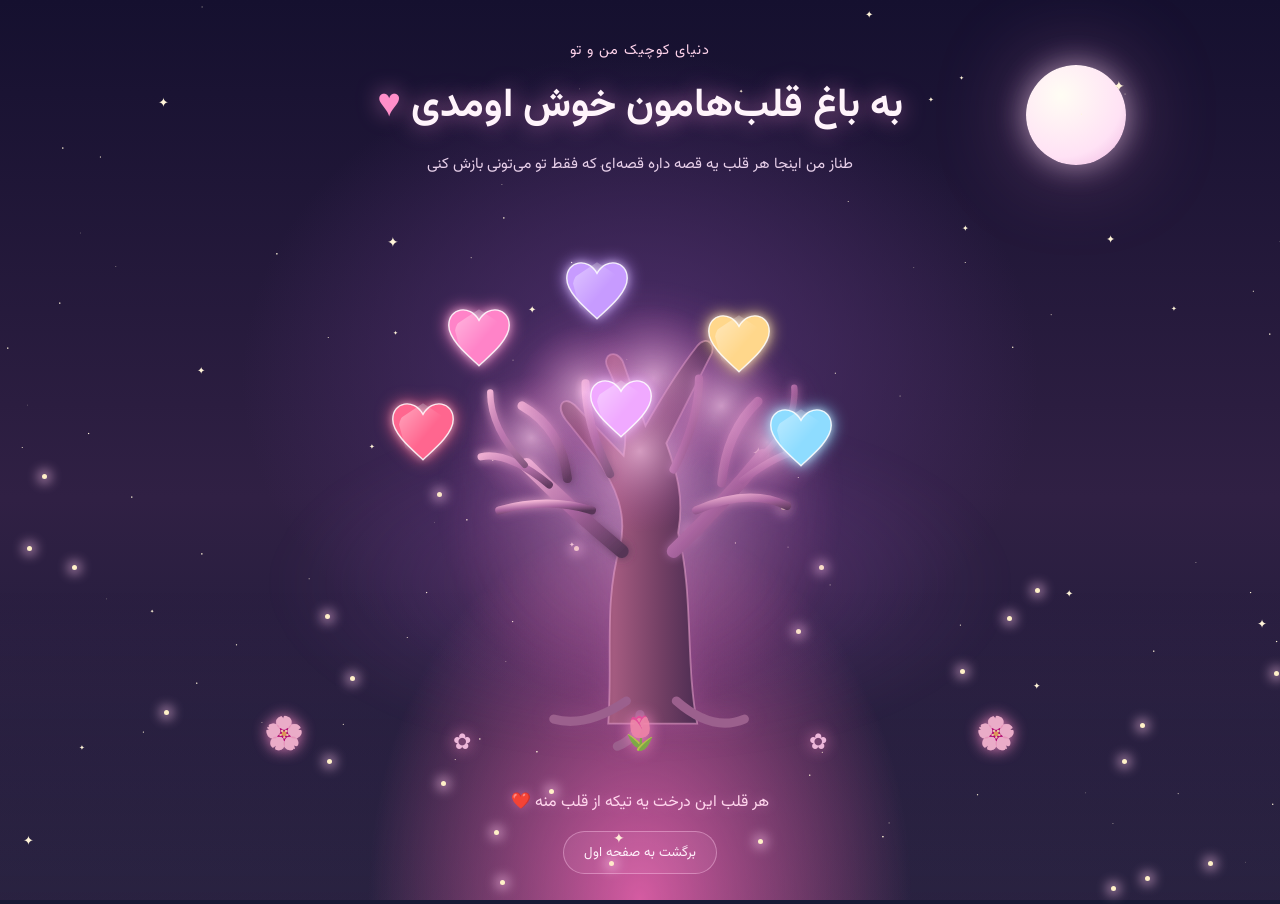
<file: pages/tree.html>
<!DOCTYPE html>
<html lang="fa" dir="rtl">
<head>
    <meta charset="UTF-8">
    <meta name="viewport" content="width=device-width, initial-scale=1.0">

    <title>درخت قلب‌های طناز ❤️</title>

    <link rel="stylesheet" href="../css/tree.css">
    <script src="../js/tree.js" defer></script>
</head>

<body>

    <div class="night-sky"></div>
    <div class="moon"></div>

    <div class="stars" id="stars"></div>
    <div class="floating-lights" id="floatingLights"></div>

    <header class="page-heading">
        <span class="heading-small">دنیای کوچیک من و تو</span>

        <h1>
            به باغ قلب‌هامون خوش اومدی
            <span class="heading-heart">♥</span>
        </h1>

        <p>
            طناز من اینجا هر قلب یه قصه داره
            قصه‌ای که فقط تو می‌تونی بازش کنی
        </p>
    </header>

    <main class="garden">

        <div class="garden-glow"></div>

        <div class="tree-container">

            <!-- درخت اصلی -->
            <svg
                class="heart-tree"
                viewBox="0 0 600 650"
                xmlns="http://www.w3.org/2000/svg"
                role="img"
                aria-label="درخت جادویی قلب‌ها"
            >

                <defs>
                    <linearGradient id="trunkGradient" x1="0" y1="0" x2="1" y2="0">
                        <stop offset="0%" stop-color="#60314f"/>
                        <stop offset="35%" stop-color="#a45b80"/>
                        <stop offset="65%" stop-color="#744065"/>
                        <stop offset="100%" stop-color="#3d254b"/>
                    </linearGradient>

                    <linearGradient id="branchGradient" x1="0" y1="0" x2="1" y2="1">
                        <stop offset="0%" stop-color="#f3b5d5"/>
                        <stop offset="50%" stop-color="#a965a0"/>
                        <stop offset="100%" stop-color="#573657"/>
                    </linearGradient>

                    <radialGradient id="leafGlow">
                        <stop offset="0%" stop-color="#ffc9ed" stop-opacity="0.8"/>
                        <stop offset="100%" stop-color="#a84f9a" stop-opacity="0"/>
                    </radialGradient>

                    <filter id="treeGlow">
                        <feGaussianBlur stdDeviation="5" result="blur"/>
                        <feMerge>
                            <feMergeNode in="blur"/>
                            <feMergeNode in="SourceGraphic"/>
                        </feMerge>
                    </filter>
                </defs>

                <!-- نور پشت درخت -->
                <ellipse
                    cx="300"
                    cy="350"
                    rx="225"
                    ry="240"
                    fill="url(#leafGlow)"
                    opacity="0.65"
                />

                <!-- تنه اصلی -->
                <path
                    d="M265 600
                       C270 530 260 465 278 405
                       C286 370 275 340 250 305
                       L218 265
                       C207 250 215 238 228 249
                       L282 305
                       C289 265 275 230 264 207
                       C258 194 273 186 281 201
                       L306 272
                       C330 230 348 203 363 184
                       C373 171 386 183 377 196
                       L329 291
                       C340 322 349 350 342 390
                       C359 455 350 535 363 600
                       Z"
                    fill="url(#trunkGradient)"
                    stroke="#e9a4ce"
                    stroke-opacity="0.55"
                    stroke-width="2"
                />

                <!-- شاخه‌های سمت چپ -->
                <g
                    fill="none"
                    stroke="url(#branchGradient)"
                    stroke-linecap="round"
                    filter="url(#treeGlow)"
                >
                    <path d="M280 410 Q225 365 175 315" stroke-width="15"/>
                    <path d="M247 365 Q198 350 145 365" stroke-width="9"/>
                    <path d="M220 330 Q214 275 170 250" stroke-width="10"/>
                    <path d="M200 337 Q155 300 125 306" stroke-width="8"/>
                    <path d="M267 325 Q240 270 240 225" stroke-width="9"/>
                    <path d="M173 315 Q135 275 135 235" stroke-width="7"/>

                    <!-- شاخه‌های سمت راست -->
                    <path d="M337 410 Q390 360 435 305" stroke-width="15"/>
                    <path d="M362 365 Q420 340 462 360" stroke-width="9"/>
                    <path d="M390 335 Q395 278 430 245" stroke-width="10"/>
                    <path d="M413 332 Q458 298 482 300" stroke-width="8"/>
                    <path d="M337 320 Q365 265 365 220" stroke-width="9"/>
                    <path d="M435 305 Q473 268 470 230" stroke-width="7"/>
                </g>

                <!-- تاج درخت -->
                <g fill="url(#leafGlow)" opacity="0.8">
                    <circle cx="180" cy="285" r="70"/>
                    <circle cx="240" cy="235" r="75"/>
                    <circle cx="315" cy="220" r="82"/>
                    <circle cx="390" cy="250" r="75"/>
                    <circle cx="440" cy="290" r="65"/>
                    <circle cx="300" cy="300" r="90"/>
                </g>

                <!-- ریشه‌ها -->
                <path
                    d="M285 575 Q240 605 205 595
                       M300 590 Q300 615 275 625
                       M340 575 Q380 610 415 595"
                    fill="none"
                    stroke="#9b608d"
                    stroke-width="10"
                    stroke-linecap="round"
                />

            </svg>

            <!-- قلب‌های میوه درخت -->
            <button
                class="fruit fruit-pink"
                style="--x: 24%; --y: 27%; --delay: 0s"
                data-page="letter.html"
                data-title="نامه من به تو"
                aria-label="نامه من به تو"
            >
                <svg viewBox="0 0 100 100">
                    <path d="M50 87 C40 77 8 53 8 31
                             C8 7 37 1 50 24
                             C63 1 92 7 92 31
                             C92 53 60 77 50 87Z"/>
                </svg>
                <span class="fruit-label">نامه من</span>
            </button>

            <button
                class="fruit fruit-purple"
                style="--x: 43%; --y: 19%; --delay: .4s"
                data-page="birth-month.html"
                data-title="ماه تولدت"
                aria-label="ماه تولدت"
            >
                <svg viewBox="0 0 100 100">
                    <path d="M50 87 C40 77 8 53 8 31
                             C8 7 37 1 50 24
                             C63 1 92 7 92 31
                             C92 53 60 77 50 87Z"/>
                </svg>
                <span class="fruit-label">ماه تو</span>
            </button>

            <button
                class="fruit fruit-gold"
                style="--x: 66%; --y: 28%; --delay: .8s"
                data-page="birthday.html"
                data-title="تقویم تولدت"
                aria-label="تقویم تولدت"
            >
                <svg viewBox="0 0 100 100">
                    <path d="M50 87 C40 77 8 53 8 31
                             C8 7 37 1 50 24
                             C63 1 92 7 92 31
                             C92 53 60 77 50 87Z"/>
                </svg>
                <span class="fruit-label">تولد تو</span>
            </button>

            <button
                class="fruit fruit-red"
                style="--x: 15%; --y: 43%; --delay: .6s"
                data-page="gifts.html"
                data-title="کادوهای تو"
                aria-label="کادوهای تو"
            >
                <svg viewBox="0 0 100 100">
                    <path d="M50 87 C40 77 8 53 8 31
                             C8 7 37 1 50 24
                             C63 1 92 7 92 31
                             C92 53 60 77 50 87Z"/>
                </svg>
                <span class="fruit-label">کادوهای تو</span>
            </button>

            <button
                class="fruit fruit-blue"
                style="--x: 76%; --y: 44%; --delay: 1s"
                data-page="memories.html"
                data-title="خاطرات دونفره‌مون"
                aria-label="خاطرات دونفره‌مون"
            >
                <svg viewBox="0 0 100 100">
                    <path d="M50 87 C40 77 8 53 8 31
                             C8 7 37 1 50 24
                             C63 1 92 7 92 31
                             C92 53 60 77 50 87Z"/>
                </svg>
                <span class="fruit-label">خاطرات ما</span>
            </button>

            <button
                class="fruit fruit-lilac"
                style="--x: 47%; --y: 39%; --delay: 1.2s"
                data-page="my-voice.html"
                data-title="صدای من برای تو"
                aria-label="صدای من برای تو"
            >
                <svg viewBox="0 0 100 100">
                    <path d="M50 87 C40 77 8 53 8 31
                             C8 7 37 1 50 24
                             C63 1 92 7 92 31
                             C92 53 60 77 50 87Z"/>
                </svg>
                <span class="fruit-label">صدای من</span>
            </button>

        </div>

        <div class="garden-flowers" aria-hidden="true">
            <span>🌸</span>
            <span>✿</span>
            <span>🌷</span>
            <span>✿</span>
            <span>🌸</span>
        </div>

    </main>

    <footer class="page-footer">
        <p>هر قلب این درخت یه تیکه از قلب منه ❤️</p>
        <button id="backButton" type="button">
            برگشت به صفحه اول
        </button>
    </footer>

    <!-- افکت باز شدن قلب -->
    <div class="heart-transition" id="heartTransition">
        <div class="transition-heart">♥</div>
        <p id="transitionText">یه قصه مخصوص تو...</p>
    </div>

</body>
</html>
</file>
<file: css/style.css>
@import url('https://fonts.googleapis.com/css2?family=Vazirmatn:wght@300;400;500;600;700;800&display=swap');

:root {
    --cream: #fffaf5;
    --soft-pink: #ffe4ec;
    --pink: #f4a6bc;
    --deep-pink: #c85b83;
    --dark-rose: #80445e;
    --text: #735260;
    --white: #ffffff;
    --shadow: rgba(196, 104, 139, 0.15);
}

* {
    margin: 0;
    padding: 0;
    box-sizing: border-box;
}

html {
    min-height: 100%;
    scroll-behavior: smooth;
}

body {
    min-height: 100vh;
    overflow-x: hidden;
    position: relative;
    isolation: isolate;

    background:
        radial-gradient(ellipse at 15% 20%, #ffe0e9 0%, transparent 40%),
        radial-gradient(ellipse at 85% 75%, #fce8dc 0%, transparent 42%),
        linear-gradient(135deg, #fffaf5, #fff0f4, #fff8ef);

    color: var(--text);
    font-family: 'Vazirmatn', Tahoma, sans-serif;
}

button {
    font: inherit;
}

button:focus-visible {
    outline: 3px solid var(--deep-pink);
    outline-offset: 5px;
}

button:disabled {
    cursor: wait;
    opacity: 0.8;
}

/* =====================================
   پس زمینه و نورهای صورتی
===================================== */

.background-glow {
    position: fixed;
    border-radius: 50%;
    filter: blur(3px);
    pointer-events: none;
    z-index: -1;
    animation: glow 7s ease-in-out infinite alternate;
}

.glow-one {
    width: 300px;
    height: 300px;
    top: 10%;
    right: -100px;
    background: rgba(255, 145, 190, 0.3);
}

.glow-two {
    width: 360px;
    height: 360px;
    bottom: -150px;
    left: -100px;
    background: rgba(255, 193, 168, 0.35);
    animation-delay: 2s;
}

/* نورهای اضافه پس زمینه */

.ambient-light {
    position: fixed;
    width: 220px;
    height: 220px;
    border-radius: 50%;
    filter: blur(65px);
    pointer-events: none;
    z-index: -1;
    opacity: 0.55;
    animation: ambientDrift 12s ease-in-out infinite alternate;
}

.ambient-light-one {
    top: 35%;
    left: 15%;
    background: rgba(255, 121, 177, 0.3);
}

.ambient-light-two {
    top: 55%;
    right: 10%;
    background: rgba(255, 189, 209, 0.4);
    animation-delay: -5s;
}

/* =====================================
   ساختار کلی صفحه
===================================== */

.main-container {
    min-height: 100vh;
    max-width: 1440px;
    margin: 0 auto;
    padding: 28px 7%;
    position: relative;
    z-index: 2;

    display: flex;
    flex-direction: column;
}

.top-header {
    display: flex;
    justify-content: space-between;
    align-items: center;
    gap: 20px;
    width: 100%;
}

.brand {
    display: flex;
    align-items: center;
    gap: 9px;

    color: var(--dark-rose);
    font-size: 17px;
    font-weight: 700;
}

.brand-heart {
    color: #dc7296;
    font-size: 27px;
    animation: heartbeat 1.8s infinite;

    text-shadow: 0 0 20px rgba(230, 110, 155, 0.4);
}

/* =====================================
   دکمه موسیقی
===================================== */

.music-button {
    position: relative;
    overflow: hidden;

    border: 1px solid rgba(200, 91, 131, 0.22);
    background: rgba(255, 255, 255, 0.76);
    color: var(--dark-rose);

    border-radius: 30px;
    padding: 10px 17px;

    display: flex;
    align-items: center;
    gap: 9px;

    cursor: pointer;

    transition:
        background 0.3s,
        transform 0.3s,
        box-shadow 0.3s;

    box-shadow: 0 5px 20px rgba(196, 104, 139, 0.08);

    backdrop-filter: blur(12px);
}

.music-button:hover {
    background: white;
    transform: translateY(-2px);
    box-shadow: 0 8px 25px rgba(196, 104, 139, 0.18);
}

#musicIcon {
    font-size: 19px;
}

.music-button.is-playing #musicIcon {
    animation: musicPulse 1s ease-in-out infinite;
}

/* =====================================
   بخش خوشامدگویی
===================================== */

.welcome-section {
    flex: 1;
    min-height: 600px;

    display: flex;
    flex-direction: column;
    justify-content: center;
    align-items: center;

    text-align: center;
    padding: 55px 15px 35px;

    position: relative;
}

.small-label {
    color: #b77b91;
    font-size: 14px;

    display: flex;
    align-items: center;
    gap: 10px;

    margin-bottom: 12px;

    animation: fadeInUp 1s both;
}

.label-star {
    color: #d99bb0;
    font-size: 22px;
    animation: sparkle 2s infinite;
}

/* =====================================
   قلب مرکزی سه بعدی
===================================== */

.main-heart {
    width: 175px;
    height: 175px;

    position: relative;

    display: grid;
    place-items: center;

    margin: 5px 0 15px;

    perspective: 700px;

    animation: heartFloat 4s ease-in-out infinite;
}

.heart-shape {
    position: relative;

    display: inline-block;

    font-family: Arial, sans-serif;
    font-size: 125px;
    line-height: 1;

    color: #e98cac;

    transform-style: preserve-3d;
    transform-origin: center;

    text-shadow:
        1px 1px 0 #e17c9f,
        2px 2px 0 #d96e94,
        3px 3px 0 #d26089,
        4px 4px 0 #c95681,
        5px 5px 0 #bc4c76,
        8px 12px 15px rgba(153, 47, 94, 0.25),
        0 0 30px rgba(244, 166, 188, 0.7),
        0 0 65px rgba(244, 166, 188, 0.35);

    animation:
        heartbeat 2.1s ease-in-out infinite,
        heartRotate 7s ease-in-out infinite;
}

.heart-sparkle {
    position: absolute;
    color: #d58aa6;
    pointer-events: none;
    text-shadow: 0 0 15px rgba(255, 255, 255, 0.9);
}

.sparkle-one {
    top: 20px;
    right: 0;
    font-size: 28px;
    animation: sparkle 2s infinite;
}

.sparkle-two {
    bottom: 22px;
    left: 0;
    font-size: 23px;
    animation: sparkle 2.8s infinite 0.4s;
}

.sparkle-three {
    top: 0;
    left: 22px;
    font-size: 20px;
    animation: sparkle 2.3s infinite 0.7s;
}

/* =====================================
   عنوان و نوشته ها
===================================== */

h1 {
    color: #89536b;

    font-size: clamp(36px, 5vw, 60px);
    font-weight: 700;
    line-height: 1.5;

    margin-bottom: 10px;

    animation: fadeInUp 1s 0.2s both;
}

.name-highlight {
    display: inline-block;

    color: #d56f96;

    text-shadow:
        0 0 12px rgba(213, 111, 150, 0.22),
        0 0 35px rgba(213, 111, 150, 0.12);

    animation: nameGlow 3s ease-in-out infinite alternate;
}

.title-heart {
    color: #e68eac;
    display: inline-block;
    font-size: 28px;
    vertical-align: middle;

    animation: heartbeat 1.8s infinite;
}

.welcome-description {
    font-size: clamp(16px, 2vw, 19px);
    font-weight: 400;
    line-height: 2.2;

    color: #967183;
    margin-top: 6px;

    animation: fadeInUp 1s 0.35s both;
}

.decorative-divider {
    display: flex;
    align-items: center;
    justify-content: center;

    gap: 13px;
    width: min(250px, 80%);

    margin: 25px 0;
}

.decorative-divider > span:not(.divider-heart) {
    height: 1px;
    flex: 1;

    background: linear-gradient(90deg, transparent, #e4a4ba);
}

.decorative-divider > span:first-child {
    background: linear-gradient(90deg, #e4a4ba, transparent);
}

.divider-heart {
    color: #d781a0;
    font-size: 15px;

    animation: heartbeat 2s infinite;
}

.invitation-text {
    font-size: 15px;
    color: #a17c8d;

    margin-bottom: 23px;

    animation: fadeInUp 1s 0.5s both;
}

/* =====================================
   دکمه شروع سورپرایز
===================================== */

.start-button {
    position: relative;
    overflow: hidden;
    isolation: isolate;

    border: 1px solid rgba(255, 255, 255, 0.55);

    background: linear-gradient(
        135deg,
        #f3b5ca,
        #e98cac,
        #d9769b
    );

    color: white;

    min-width: 215px;
    padding: 16px 28px;

    border-radius: 50px;

    display: flex;
    align-items: center;
    justify-content: center;
    gap: 14px;

    cursor: pointer;

    box-shadow:
        0 10px 28px rgba(204, 105, 145, 0.25),
        0 0 25px rgba(236, 151, 183, 0.2),
        inset 0 1px 0 rgba(255, 255, 255, 0.6);

    transition:
        transform 0.3s,
        box-shadow 0.3s;

    animation: buttonGlow 3s ease-in-out infinite;
}

.start-button::before {
    content: "";
    position: absolute;

    top: -50%;
    left: -100%;

    width: 60%;
    height: 200%;

    background: linear-gradient(
        90deg,
        transparent,
        rgba(255, 255, 255, 0.45),
        transparent
    );

    transform: rotate(25deg);

    transition: left 0.7s;

    z-index: -1;
}

.start-button:hover::before {
    left: 140%;
}

.start-button:hover {
    transform: translateY(-4px) scale(1.035);

    box-shadow:
        0 15px 35px rgba(204, 105, 145, 0.35),
        0 0 40px rgba(236, 151, 183, 0.35);
}

.start-button:active {
    transform: scale(0.96);
}

.button-heart {
    font-size: 22px;
    animation: heartbeat 1.8s infinite;
}

/* =====================================
   نوشته پایین صفحه
===================================== */

.bottom-note {
    font-size: 12px;
    color: #b38a9b;

    margin-top: 25px;
}

.bottom-note span {
    color: #d87c9d;
    font-size: 18px;
    margin-right: 4px;

    animation: heartbeat 2s infinite;
}

.page-footer {
    display: flex;
    justify-content: center;
    align-items: center;

    flex-wrap: wrap;
    gap: 13px;

    color: #b18b9b;
    font-size: 12px;

    padding: 20px 0 5px;
}

.footer-separator {
    color: #d98aa7;
    font-size: 11px;

    animation: heartbeat 2s infinite;
}

/* =====================================
   قلب های تزئینی
===================================== */

.decorative-heart {
    position: absolute;

    color: rgba(212, 125, 158, 0.55);
    font-size: 42px;

    text-shadow: 0 0 22px rgba(236, 151, 183, 0.4);

    animation: heartFloat 5s ease-in-out infinite;
}

.heart-top {
    top: 15%;
    left: 17%;
}

/* =====================================
   لایه قلب های شناور
===================================== */

.floating-hearts {
    position: fixed;
    inset: 0;

    overflow: hidden;
    pointer-events: none;

    z-index: 3;
}

.floating-heart {
    position: absolute;
    bottom: -70px;

    color: rgba(215, 119, 154, 0.7);

    font-family: Arial, sans-serif;
    line-height: 1;

    user-select: none;
    will-change: transform, opacity;

    filter: drop-shadow(0 0 8px rgba(226, 117, 161, 0.25));

    animation: floatUp linear forwards;
}

/* قلب های سه بعدی در حال پرواز */

.floating-heart.three-dimensional-heart {
    transform-style: preserve-3d;

    text-shadow:
        1px 1px 0 #e17c9f,
        2px 2px 0 #d96e94,
        3px 3px 0 #c95681,
        5px 7px 9px rgba(153, 47, 94, 0.25),
        0 0 20px rgba(244, 166, 188, 0.55);

    animation:
        floatUp3D linear forwards,
        heartPulse 2s ease-in-out infinite;
}

/* =====================================
   بادکنک های قلبی
===================================== */

.balloon-layer {
    position: fixed;
    inset: 0;

    overflow: hidden;
    pointer-events: none;

    z-index: 4;

    perspective: 900px;
}

.heart-balloon {
    position: absolute;
    bottom: -150px;

    width: var(--balloon-size, 72px);
    height: calc(var(--balloon-size, 72px) * 1.18);

    display: flex;
    justify-content: center;
    align-items: flex-start;

    transform-style: preserve-3d;
    transform-origin: center;

    animation: balloonRise var(--rise-duration, 9s) linear forwards;

    will-change: transform, opacity;
}

.balloon-heart {
    position: relative;

    display: block;

    font-family: Arial, sans-serif;
    font-size: var(--balloon-size, 72px);
    line-height: 1;

    color: var(--balloon-color, #ef8fb2);

    transform-style: preserve-3d;
    transform-origin: center;

    text-shadow:
        1px 1px 0 var(--balloon-side, #d76b95),
        2px 2px 0 var(--balloon-side, #d76b95),
        3px 3px 0 var(--balloon-side, #d76b95),
        4px 4px 0 var(--balloon-side, #d76b95),
        6px 7px 0 rgba(164, 60, 100, 0.18),
        10px 13px 15px rgba(133, 48, 83, 0.23),
        inset 0 0 15px rgba(255, 255, 255, 0.25);

    filter: drop-shadow(0 0 13px rgba(235, 121, 163, 0.3));

    animation: balloonWobble 2.5s ease-in-out infinite;
}

.balloon-heart::after {
    content: "";

    position: absolute;

    width: 23%;
    height: 14%;

    top: 18%;
    left: 23%;

    background: rgba(255, 255, 255, 0.65);

    border-radius: 50%;

    filter: blur(3px);

    transform: rotate(-35deg);

    pointer-events: none;
}

.balloon-string {
    position: absolute;

    top: 68%;
    left: 50%;

    width: 1px;
    height: calc(var(--balloon-size, 72px) * 0.72);

    background: linear-gradient(
        180deg,
        rgba(210, 118, 155, 0.7),
        rgba(210, 118, 155, 0.05)
    );

    transform: translateX(-50%);
    transform-origin: top;
}

.balloon-knot {
    position: absolute;

    top: 66%;
    left: 50%;

    width: 8px;
    height: 8px;

    background: var(--balloon-side, #d76b95);

    transform: translateX(-50%) rotate(45deg);

    border-radius: 2px;
}

/* بادکنک در لحظه ترکیدن */

.heart-balloon.popping {
    animation: balloonPop 0.22s ease-out forwards;
}

.heart-balloon.popping .balloon-string,
.heart-balloon.popping .balloon-knot {
    opacity: 0;
}

/* =====================================
   انفجار قلب ها و ذرات نور
===================================== */

.burst-layer {
    position: fixed;
    inset: 0;

    overflow: hidden;
    pointer-events: none;

    z-index: 8;
}

.burst-particle {
    position: absolute;

    left: var(--start-x);
    top: var(--start-y);

    color: var(--particle-color, #ef8fb2);

    font-family: Arial, sans-serif;
    font-size: var(--particle-size, 20px);
    line-height: 1;

    opacity: 0;

    transform: translate(-50%, -50%) scale(0.2);

    text-shadow:
        0 0 9px rgba(255, 255, 255, 0.9),
        0 0 20px rgba(232, 114, 161, 0.5);

    animation: particleBurst var(--particle-duration, 1.5s) ease-out forwards;

    will-change: transform, opacity;
}

.light-particle {
    position: absolute;

    left: var(--start-x);
    top: var(--start-y);

    width: var(--particle-size, 7px);
    height: var(--particle-size, 7px);

    border-radius: 50%;

    background: radial-gradient(
        circle,
        #ffffff 0%,
        #ffd6e5 35%,
        #ed8eb4 100%
    );

    box-shadow:
        0 0 8px #ffffff,
        0 0 17px #ed8eb4,
        0 0 28px rgba(237, 142, 180, 0.7);

    animation: lightBurst var(--particle-duration, 1.2s) ease-out forwards;
}

/* موج نوری انفجار */

.burst-wave {
    position: absolute;

    left: var(--start-x);
    top: var(--start-y);

    width: 20px;
    height: 20px;

    border: 2px solid rgba(244, 145, 181, 0.8);
    border-radius: 50%;

    transform: translate(-50%, -50%) scale(0.1);

    animation: waveExpand 0.8s ease-out forwards;
}

/* =====================================
   اعلان پایین صفحه
===================================== */

.toast-message {
    position: fixed;

    bottom: 25px;
    left: 50%;

    transform: translate(-50%, 20px);

    width: max-content;
    max-width: calc(100% - 32px);

    padding: 12px 20px;

    border-radius: 15px;

    background: rgba(128, 68, 94, 0.95);
    color: white;

    font-size: 13px;
    text-align: center;

    opacity: 0;
    visibility: hidden;

    transition:
        opacity 0.3s,
        transform 0.3s,
        visibility 0.3s;

    z-index: 20;

    backdrop-filter: blur(10px);
}

.toast-message.show {
    opacity: 1;
    visibility: visible;
    transform: translate(-50%, 0);
}

/* =====================================
   انیمیشن ها
===================================== */

@keyframes heartbeat {
    0%, 100% {
        transform: scale(1);
    }

    15% {
        transform: scale(1.1);
    }

    30% {
        transform: scale(1);
    }

    45% {
        transform: scale(1.07);
    }

    60% {
        transform: scale(1);
    }
}

@keyframes heartFloat {
    0%, 100% {
        transform: translateY(0);
    }

    50% {
        transform: translateY(-15px);
    }
}

@keyframes heartRotate {
    0%, 100% {
        transform: rotateY(-12deg) rotateX(4deg);
    }

    50% {
        transform: rotateY(12deg) rotateX(-4deg);
    }
}

@keyframes heartPulse {
    0%, 100% {
        scale: 1;
    }

    50% {
        scale: 1.06;
    }
}

@keyframes balloonWobble {
    0%, 100% {
        transform: rotate(-7deg) rotateY(-12deg);
    }

    50% {
        transform: rotate(7deg) rotateY(12deg);
    }
}

@keyframes balloonRise {
    0% {
        transform:
            translate3d(0, 0, 0)
            rotate(-8deg)
            scale(0.72);

        opacity: 0;
    }

    8% {
        opacity: 1;
    }

    25% {
        transform:
            translate3d(22px, -25vh, 30px)
            rotate(8deg)
            scale(0.95);
    }

    50% {
        transform:
            translate3d(-20px, -50vh, -20px)
            rotate(-6deg)
            scale(1.08);
    }

    75% {
        transform:
            translate3d(18px, -75vh, 20px)
            rotate(7deg)
            scale(1.02);
    }

    100% {
        transform:
            translate3d(-10px, -125vh, 0)
            rotate(-8deg)
            scale(0.95);

        opacity: 0.9;
    }
}

@keyframes balloonPop {
    0% {
        transform: scale(1);
        opacity: 1;
        filter: brightness(1);
    }

    35% {
        transform: scale(1.35);
        opacity: 1;
        filter: brightness(1.5);
    }

    100% {
        transform: scale(0.05);
        opacity: 0;
        filter: brightness(2);
    }
}

@keyframes floatUp {
    0% {
        transform: translateY(0) rotate(0deg);
        opacity: 0;
    }

    10% {
        opacity: 1;
    }

    85% {
        opacity: 0.8;
    }

    100% {
        transform: translateY(-110vh) rotate(35deg);
        opacity: 0;
    }
}

@keyframes floatUp3D {
    0% {
        transform:
            translate3d(0, 0, 0)
            rotateY(0deg)
            rotateZ(0deg)
            scale(0.6);

        opacity: 0;
    }

    12% {
        opacity: 1;
    }

    50% {
        transform:
            translate3d(35px, -55vh, 25px)
            rotateY(180deg)
            rotateZ(18deg)
            scale(1);
    }

    100% {
        transform:
            translate3d(-20px, -115vh, -15px)
            rotateY(360deg)
            rotateZ(-25deg)
            scale(0.75);

        opacity: 0;
    }
}

@keyframes particleBurst {
    0% {
        opacity: 0;
        transform: translate(-50%, -50%) scale(0.2) rotate(0deg);
    }

    12% {
        opacity: 1;
    }

    65% {
        opacity: 1;
    }

    100% {
        opacity: 0;
        transform:
            translate(
                calc(-50% + var(--move-x)),
                calc(-50% + var(--move-y))
            )
            scale(var(--end-scale, 0.5))
            rotate(var(--rotation, 180deg));
    }
}

@keyframes lightBurst {
    0% {
        opacity: 0;
        transform: translate(-50%, -50%) scale(0.2);
    }

    20% {
        opacity: 1;
    }

    100% {
        opacity: 0;
        transform:
            translate(
                calc(-50% + var(--move-x)),
                calc(-50% + var(--move-y))
            )
            scale(0.1);
    }
}

@keyframes waveExpand {
    0% {
        opacity: 0.9;
        transform: translate(-50%, -50%) scale(0.1);
    }

    100% {
        opacity: 0;
        transform: translate(-50%, -50%) scale(13);
    }
}

@keyframes sparkle {
    0%, 100% {
        opacity: 0.4;
        transform: scale(0.75) rotate(0deg);
    }

    50% {
        opacity: 1;
        transform: scale(1.25) rotate(20deg);
    }
}

@keyframes glow {
    from {
        transform: scale(0.9);
        opacity: 0.65;
    }

    to {
        transform: scale(1.2);
        opacity: 1;
    }
}

@keyframes ambientDrift {
    0% {
        transform: translate3d(-15px, 10px, 0) scale(0.9);
    }

    100% {
        transform: translate3d(30px, -25px, 0) scale(1.2);
    }
}

@keyframes nameGlow {
    0% {
        text-shadow:
            0 0 8px rgba(213, 111, 150, 0.15),
            0 0 20px rgba(213, 111, 150, 0.1);
    }

    100% {
        text-shadow:
            0 0 12px rgba(213, 111, 150, 0.4),
            0 0 35px rgba(213, 111, 150, 0.22);
    }
}

@keyframes buttonGlow {
    0%, 100% {
        box-shadow:
            0 10px 28px rgba(204, 105, 145, 0.23),
            0 0 15px rgba(236, 151, 183, 0.12);
    }

    50% {
        box-shadow:
            0 12px 32px rgba(204, 105, 145, 0.3),
            0 0 30px rgba(236, 151, 183, 0.3);
    }
}

@keyframes musicPulse {
    0%, 100% {
        transform: scale(1);
    }

    50% {
        transform: scale(1.2);
    }
}

@keyframes fadeInUp {
    from {
        opacity: 0;
        transform: translateY(20px);
    }

    to {
        opacity: 1;
        transform: translateY(0);
    }
}

/* =====================================
   طراحی موبایل
===================================== */

@media (max-width: 600px) {
    .main-container {
        padding: 20px 5%;
    }

    .brand {
        font-size: 14px;
    }

    .music-button {
        padding: 9px 12px;
        gap: 6px;
        font-size: 12px;
    }

    .welcome-section {
        min-height: 570px;
        padding-top: 35px;
    }

    .main-heart {
        width: 135px;
        height: 135px;
    }

    .heart-shape {
        font-size: 100px;
    }

    .heart-top {
        left: 5%;
        top: 10%;
    }

    .welcome-description {
        font-size: 15px;
    }

    .invitation-text {
        font-size: 13px;
    }

    .page-footer {
        gap: 8px;
        font-size: 10px;
    }

    .heart-balloon {
        transform-origin: center;
    }

    .ambient-light {
        width: 150px;
        height: 150px;
        filter: blur(45px);
    }
}

/* =====================================
   کاهش انیمیشن برای کاربران حساس
===================================== */

@media (prefers-reduced-motion: reduce) {
    *,
    *::before,
    *::after {
        scroll-behavior: auto !important;
        animation-duration: 0.01ms !important;
        animation-iteration-count: 1 !important;
        transition-duration: 0.01ms !important;
    }
}
/* =====================================
   بخش نامه عاشقانه
===================================== */

.letter-section {
    width: 100%;
    min-height: 650px;
    padding: 65px 15px 50px;

    display: flex;
    flex-direction: column;
    align-items: center;

    text-align: center;

    animation: letterSectionAppear 0.8s ease both;
}

.letter-section[hidden],
.letter-paper[hidden],
.close-letter-button[hidden] {
    display: none !important;
}

.letter-intro {
    margin-bottom: 20px;
}

.letter-eyebrow {
    display: inline-block;

    color: #c77896;
    font-size: 14px;

    margin-bottom: 10px;

    animation: fadeInUp 0.8s both;
}

.letter-intro h2 {
    color: #89536b;

    font-size: clamp(26px, 4vw, 39px);
    font-weight: 700;

    margin-bottom: 12px;

    text-shadow: 0 0 25px rgba(232, 140, 172, 0.18);
}

.letter-intro p {
    color: #a17c8d;

    font-size: 14px;
    line-height: 2;
}

/* صحنه پاکت */

.envelope-scene {
    position: relative;

    width: min(360px, 90vw);
    height: 280px;

    display: grid;
    place-items: center;

    perspective: 1200px;

    margin: 15px auto 0;
}

.envelope {
    position: relative;

    width: min(310px, 82vw);
    height: 190px;

    border: 0;
    padding: 0;

    background: transparent;

    cursor: pointer;

    perspective: 1200px;
    transform-style: preserve-3d;

    transition: transform 0.35s ease;

    filter: drop-shadow(0 18px 20px rgba(190, 88, 127, 0.13));
}

.envelope:hover {
    transform: translateY(-7px) scale(1.025);
}

.envelope:active {
    transform: scale(0.98);
}

.envelope-shadow {
    position: absolute;

    width: 88%;
    height: 22px;

    left: 6%;
    bottom: -23px;

    border-radius: 50%;

    background: rgba(175, 91, 125, 0.17);

    filter: blur(12px);

    transition: transform 0.4s ease;
}

.envelope:hover .envelope-shadow {
    transform: scale(0.9);
}

/* برگه ای که از داخل پاکت دیده می شود */

.envelope-letter-preview {
    position: absolute;

    left: 9%;
    top: 8%;

    width: 82%;
    height: 82%;

    padding: 25px 12px;

    display: flex;
    flex-direction: column;
    align-items: center;
    justify-content: center;
    gap: 9px;

    border: 1px solid rgba(225, 161, 183, 0.5);
    border-radius: 5px 5px 2px 2px;

    background: linear-gradient(
        145deg,
        #fffefb,
        #fff0f4
    );

    color: #a65c7b;

    font-size: 15px;
    font-weight: 600;

    box-shadow: 0 0 15px rgba(200, 91, 131, 0.08);

    transition:
        transform 0.8s cubic-bezier(0.2, 0.75, 0.3, 1),
        opacity 0.5s ease;

    z-index: 1;
}

.preview-heart {
    color: #e58bab;
    font-size: 29px;

    animation: heartbeat 1.8s infinite;
}

/* بدنه پاکت */

.envelope-back {
    position: absolute;
    inset: 0;

    border: 1px solid rgba(214, 127, 157, 0.6);
    border-radius: 8px;

    background: linear-gradient(
        145deg,
        #fbd0df,
        #ef9fbc
    );

    box-shadow:
        inset 0 1px 0 rgba(255, 255, 255, 0.7),
        0 12px 25px rgba(193, 86, 128, 0.12);

    z-index: 2;
}

/* مثلث روی پاکت */

.envelope-flap {
    position: absolute;

    top: 0;
    left: 0;

    width: 100%;
    height: 100%;

    background: linear-gradient(
        150deg,
        #ffe2ec,
        #f7bad0
    );

    clip-path: polygon(
        0 0,
        100% 0,
        50% 58%
    );

    transform-origin: top center;

    backface-visibility: hidden;

    transition:
        transform 0.8s cubic-bezier(0.2, 0.7, 0.2, 1),
        filter 0.8s ease;

    filter: drop-shadow(0 4px 3px rgba(170, 76, 112, 0.1));

    z-index: 5;
}

/* قسمت جلویی پاکت */

.envelope-front {
    position: absolute;
    inset: 0;

    border-radius: 8px;

    background: linear-gradient(
        160deg,
        #f6b9cf,
        #e98cac
    );

    clip-path: polygon(
        0 0,
        50% 56%,
        100% 0,
        100% 100%,
        0 100%
    );

    border: 1px solid rgba(210, 111, 151, 0.4);

    z-index: 4;
}

/* قلب روی پاکت */

.envelope-heart-seal {
    position: absolute;

    left: 50%;
    top: 55%;

    width: 46px;
    height: 46px;

    display: grid;
    place-items: center;

    color: #fff8fb;
    font-family: Arial, sans-serif;
    font-size: 32px;

    border-radius: 50%;

    background: linear-gradient(
        145deg,
        #e98cac,
        #c85b83
    );

    border: 2px solid rgba(255, 255, 255, 0.8);

    box-shadow:
        0 4px 12px rgba(170, 65, 109, 0.3),
        inset 0 1px 2px rgba(255, 255, 255, 0.55);

    transform: translate(-50%, -50%);

    transition:
        opacity 0.3s ease,
        transform 0.5s ease;

    z-index: 6;
}

.envelope-sparkle {
    position: absolute;

    color: white;
    font-size: 23px;

    text-shadow: 0 0 12px rgba(255, 255, 255, 0.9);

    animation: sparkle 2.1s infinite;

    pointer-events: none;

    z-index: 7;
}

.envelope-sparkle-one {
    top: -17px;
    right: 15px;
}

.envelope-sparkle-two {
    bottom: 10px;
    left: -17px;

    animation-delay: 0.7s;
}

/* باز شدن پاکت */

.envelope-scene.is-open .envelope-flap {
    transform: rotateX(180deg);
    z-index: 1;
}

.envelope-scene.is-open .envelope-heart-seal {
    opacity: 0;
    transform: translate(-50%, -50%) scale(0.2);
}

.envelope-scene.is-open .envelope-letter-preview {
    transform: translateY(-120px);
    opacity: 0;
}

.envelope-scene.is-open .envelope {
    cursor: default;
}

/* راهنمای زیر پاکت */

.envelope-hint {
    color: #b77b91;

    font-size: 14px;
    line-height: 2;

    margin: 5px 0 28px;

    animation: hintPulse 2.8s ease-in-out infinite;
}

/* =====================================
   برگه نامه
===================================== */

.letter-paper {
    position: relative;

    width: min(650px, 100%);
    margin: 10px auto 25px;
    padding: clamp(25px, 5vw, 52px);

    overflow: hidden;

    border: 1px solid rgba(220, 157, 179, 0.55);
    border-radius: 8px 8px 13px 13px;

    background:
        radial-gradient(
            ellipse at 10% 0%,
            rgba(255, 223, 234, 0.75),
            transparent 35%
        ),
        linear-gradient(
            155deg,
            #fffefa,
            #fff8f5 50%,
            #fff0f4
        );

    box-shadow:
        0 20px 65px rgba(176, 91, 125, 0.15),
        0 3px 10px rgba(176, 91, 125, 0.06),
        inset 0 0 35px rgba(255, 231, 238, 0.55);

    color: #795467;

    text-align: right;

    transform-origin: top center;

    animation: letterPaperOpen 0.9s cubic-bezier(0.2, 0.7, 0.25, 1) both;
}

.paper-header {
    display: flex;
    align-items: center;
    justify-content: space-between;
    gap: 15px;

    color: #b76b8a;

    font-size: 14px;
    font-weight: 600;

    margin-bottom: 17px;
}

.paper-heart {
    color: #e58bab;
    font-size: 27px;

    animation: heartbeat 2s infinite;
}

.paper-divider {
    display: flex;
    align-items: center;
    gap: 13px;

    color: #d98aa7;

    margin-bottom: 27px;
}

.paper-divider span:not(:nth-child(2)) {
    height: 1px;
    flex: 1;

    background: linear-gradient(
        90deg,
        transparent,
        #e9bdcc
    );
}

.paper-divider span:last-child {
    background: linear-gradient(
        90deg,
        #e9bdcc,
        transparent
    );
}

.letter-content {
    min-height: 160px;

    color: #795467;

    font-size: 16px;
    line-height: 2.5;

    overflow-wrap: anywhere;
    white-space: normal;
}

.letter-paragraph {
    margin: 0 0 18px;

    line-height: 2.5;
}

.letter-loading {
    text-align: center;
    color: #bd7f98;

    padding: 25px 0;
}

.paper-footer {
    display: flex;
    justify-content: space-between;
    align-items: center;
    flex-wrap: wrap;
    gap: 12px;

    border-top: 1px solid rgba(218, 161, 182, 0.4);

    padding-top: 20px;
    margin-top: 30px;

    color: #bd8198;
    font-size: 13px;
}

.paper-footer-heart {
    color: #e58bab;
    letter-spacing: 5px;
    font-size: 15px;
}

.paper-decoration {
    position: absolute;

    color: rgba(222, 132, 164, 0.13);
    font-size: 90px;

    pointer-events: none;
}

.paper-decoration-top {
    top: -20px;
    left: 15px;

    transform: rotate(-15deg);
}

.paper-decoration-bottom {
    bottom: -30px;
    right: 10px;

    transform: rotate(15deg);
}

/* =====================================
   دکمه های بخش نامه
===================================== */

.close-letter-button,
.back-home-button {
    border: 1px solid rgba(200, 91, 131, 0.25);

    background: rgba(255, 255, 255, 0.8);
    color: #a45d7a;

    padding: 12px 21px;

    border-radius: 35px;

    font-size: 13px;

    cursor: pointer;

    transition:
        transform 0.25s ease,
        background 0.25s ease,
        box-shadow 0.25s ease;

    margin: 7px;
}

.close-letter-button {
    background: linear-gradient(
        135deg,
        #f5c1d3,
        #e98cac
    );

    color: white;

    border-color: rgba(255, 255, 255, 0.65);

    box-shadow: 0 7px 22px rgba(200, 91, 131, 0.16);
}

.close-letter-button:hover,
.back-home-button:hover {
    transform: translateY(-3px);

    box-shadow: 0 10px 25px rgba(200, 91, 131, 0.17);
}

.back-home-button:hover {
    background: white;
}

/* =====================================
   انیمیشن های بخش نامه
===================================== */

@keyframes letterSectionAppear {
    from {
        opacity: 0;
        transform: translateY(22px);
    }

    to {
        opacity: 1;
        transform: translateY(0);
    }
}

@keyframes letterPaperOpen {
    0% {
        opacity: 0;
        transform: translateY(55px) scale(0.92) rotateX(-7deg);
    }

    70% {
        opacity: 1;
        transform: translateY(-5px) scale(1.01) rotateX(1deg);
    }

    100% {
        opacity: 1;
        transform: translateY(0) scale(1) rotateX(0);
    }
}

@keyframes hintPulse {
    0%, 100% {
        opacity: 0.7;
    }

    50% {
        opacity: 1;
    }
}

/* =====================================
   واکنش گرایی بخش نامه
===================================== */

@media (max-width: 600px) {
    .letter-section {
        padding: 45px 5px 35px;
    }

    .letter-intro p {
        font-size: 12px;
    }

    .envelope-scene {
        height: 245px;
    }

    .envelope {
        height: 165px;
    }

    .envelope-hint {
        font-size: 12px;
    }

    .letter-paper {
        padding: 24px 20px;
    }

    .paper-header {
        font-size: 12px;
    }

    .letter-content {
        font-size: 14px;
        line-height: 2.4;
    }

    .letter-paragraph {
        line-height: 2.4;
    }

    .paper-footer {
        font-size: 11px;
    }

    .close-letter-button,
    .back-home-button {
        font-size: 12px;
        padding: 11px 16px;
    }
}
</file>
<file: css/birth-month.css>
@import url('https://fonts.googleapis.com/css2?family=Vazirmatn:wght@300;400;500;600;700;800&display=swap');

:root {
    --pink: #ff9bd4;
    --pink-light: #ffd6ed;
    --pink-dark: #d85ca5;
    --purple: #c9a2ff;
    --purple-dark: #7854b7;
    --cream: #fff3f8;
    --night: #160f32;
    --card-bg: rgba(39, 24, 65, 0.72);
    --border: rgba(255, 204, 237, 0.24);
    --shadow-pink: 0 0 35px rgba(255, 119, 202, 0.22);
}

* {
    box-sizing: border-box;
}

html {
    min-height: 100%;
    scroll-behavior: smooth;
}

body {
    margin: 0;
    min-height: 100vh;
    overflow-x: hidden;
    color: var(--cream);
    font-family: 'Vazirmatn', Tahoma, sans-serif;
    background:
        radial-gradient(
            ellipse at 50% 20%,
            rgba(119, 70, 157, 0.42),
            transparent 48%
        ),
        radial-gradient(
            ellipse at 50% 80%,
            rgba(202, 79, 156, 0.16),
            transparent 45%
        ),
        linear-gradient(
            180deg,
            #120d29 0%,
            #211536 48%,
            #17112f 100%
        );
}

body,
button,
audio {
    font-family: 'Vazirmatn', Tahoma, sans-serif;
}

button {
    -webkit-tap-highlight-color: transparent;
}

button:focus-visible,
audio:focus-visible {
    outline: 2px solid #ffe0f3;
    outline-offset: 5px;
}


/* =========================
   پس زمینه شبانه
========================= */

.night-sky {
    position: fixed;
    inset: 0;
    z-index: -5;
    pointer-events: none;
    background:
        radial-gradient(
            ellipse at 50% 100%,
            rgba(211, 89, 166, 0.17),
            transparent 45%
        ),
        linear-gradient(
            180deg,
            rgba(12, 8, 29, 0.15),
            rgba(34, 20, 54, 0.25)
        );
}

.background-glow {
    position: fixed;
    width: 600px;
    height: 600px;
    top: 25%;
    left: 50%;
    transform: translateX(-50%);
    border-radius: 50%;
    background: rgba(157, 82, 189, 0.09);
    filter: blur(100px);
    pointer-events: none;
    z-index: -4;
    animation: backgroundGlow 8s ease-in-out infinite alternate;
}


/* =========================
   ماه درخشان
========================= */

.moon {
    position: fixed;
    top: 65px;
    right: 10%;
    width: 100px;
    height: 100px;
    border-radius: 50%;
    background:
        radial-gradient(
            circle at 35% 30%,
            #ffffff 0%,
            #fff5dc 28%,
            #ffe1f4 67%,
            #eab3e3 100%
        );
    box-shadow:
        0 0 25px rgba(255, 230, 249, 0.65),
        0 0 60px rgba(255, 157, 222, 0.38),
        0 0 120px rgba(196, 139, 255, 0.16);
    z-index: -1;
    pointer-events: none;
    animation: moonGlow 5s ease-in-out infinite alternate;
}

.moon::after {
    content: "";
    position: absolute;
    width: 25px;
    height: 25px;
    top: 22px;
    left: 24px;
    border-radius: 50%;
    background: rgba(222, 172, 211, 0.18);
    box-shadow:
        22px 29px 0 -7px rgba(222, 172, 211, 0.18),
        -5px 38px 0 -10px rgba(222, 172, 211, 0.14);
}


/* =========================
   ستاره ها و نورهای شناور
========================= */

.stars {
    position: fixed;
    inset: 0;
    overflow: hidden;
    pointer-events: none;
    z-index: -2;
}

.star {
    position: absolute;
    color: #fff2d6;
    line-height: 1;
    user-select: none;
    text-shadow:
        0 0 7px rgba(255, 244, 220, 0.9),
        0 0 18px rgba(255, 185, 230, 0.45);
    animation:
        starTwinkle var(--duration, 3s) ease-in-out infinite alternate;
}

.floating-lights {
    position: fixed;
    inset: 0;
    overflow: hidden;
    pointer-events: none;
    z-index: -2;
}

.light {
    position: absolute;
    bottom: -20px;
    width: 5px;
    height: 5px;
    border-radius: 50%;
    background: #ffe8f7;
    box-shadow:
        0 0 10px 3px rgba(255, 180, 227, 0.6),
        0 0 22px rgba(255, 131, 210, 0.3);
    animation: lightRise var(--duration, 8s) linear infinite;
}


/* =========================
   محتوای اصلی
========================= */

.moon-page {
    position: relative;
    width: min(100% - 36px, 1000px);
    margin: 0 auto;
    padding: 45px 0 40px;
    isolation: isolate;
}


/* =========================
   سربرگ
========================= */

.page-header {
    position: relative;
    z-index: 1;
    text-align: center;
    max-width: 750px;
    margin: 0 auto 45px;
    animation: headerAppear 1s ease both;
}

.eyebrow {
    display: inline-block;
    padding: 7px 17px;
    border: 1px solid var(--border);
    border-radius: 30px;
    color: #ffd5ee;
    background: rgba(255, 177, 226, 0.07);
    font-size: 0.86rem;
    letter-spacing: 0.3px;
    backdrop-filter: blur(8px);
}

.page-header h1 {
    margin: 20px 0 14px;
    color: #fff5fb;
    font-size: clamp(2rem, 5vw, 3.2rem);
    font-weight: 800;
    text-shadow:
        0 0 15px rgba(255, 149, 218, 0.55),
        0 0 45px rgba(204, 142, 255, 0.2);
}

.title-heart {
    display: inline-block;
    color: #ff91ce;
    margin-right: 5px;
    animation: heartbeat 1.8s ease-in-out infinite;
}

.page-subtitle {
    margin: 0 auto;
    max-width: 580px;
    color: #e8d3ef;
    font-size: 0.98rem;
    line-height: 2.2;
}


/* =========================
   تیتر بخش ها
========================= */

.section-title {
    margin: 0;
    color: #fff0fa;
    font-size: clamp(1.35rem, 3vw, 1.8rem);
    font-weight: 700;
    text-align: center;
    text-shadow: 0 0 18px rgba(255, 151, 218, 0.28);
}

.section-description {
    margin: 12px auto 30px;
    color: #d8c2e4;
    font-size: 0.9rem;
    line-height: 2;
    text-align: center;
}


/* =========================
   بخش گالری عکس ها
========================= */

.photos-section {
    position: relative;
    padding: 25px 0 45px;
}

.photo-gallery {
    display: grid;
    grid-template-columns: repeat(2, minmax(0, 310px));
    justify-content: center;
    align-items: start;
    gap: clamp(20px, 5vw, 55px);
    margin: 35px auto 0;
}


/* کارت عکس */

.photo-card {
    position: relative;
    width: 100%;
    max-width: 310px;
    margin: 0;
    padding: 12px;
    border: 1px solid rgba(255, 208, 239, 0.3);
    border-radius: 25px;
    background:
        linear-gradient(
            145deg,
            rgba(255, 211, 240, 0.12),
            rgba(135, 84, 168, 0.12)
        );
    box-shadow:
        0 20px 55px rgba(8, 4, 24, 0.28),
        0 0 30px rgba(245, 136, 210, 0.08);
    backdrop-filter: blur(12px);
    transform-style: preserve-3d;
    transition:
        transform 0.4s ease,
        border-color 0.4s ease,
        box-shadow 0.4s ease;
    opacity: 0;
    will-change: transform, opacity;
}


/* باز شدن عکس اول */

.photo-card-first {
    animation: photoOpenFirst 1.15s cubic-bezier(0.2, 0.8, 0.2, 1) 0.35s forwards;
}


/* باز شدن عکس دوم با کمی تأخیر */

.photo-card-second {
    animation: photoOpenSecond 1.15s cubic-bezier(0.2, 0.8, 0.2, 1) 0.8s forwards;
}

.photo-card:hover {
    transform: translateY(-8px) rotate(0deg) scale(1.02);
    border-color: rgba(255, 201, 235, 0.65);
    box-shadow:
        0 25px 65px rgba(8, 4, 24, 0.35),
        0 0 35px rgba(245, 136, 210, 0.17);
}


/* قاب داخلی عکس */

.photo-frame {
    position: relative;
    width: 100%;
    aspect-ratio: 4 / 5;
    overflow: hidden;
    border-radius: 17px;
    background:
        linear-gradient(
            145deg,
            #3b2455,
            #21142f
        );
    box-shadow:
        inset 0 0 0 1px rgba(255, 255, 255, 0.13),
        0 0 18px rgba(255, 170, 224, 0.08);
}

.tannaz-photo {
    display: block;
    width: 100%;
    height: 100%;
    object-fit: cover;
    object-position: center;
    opacity: 0;
    transform: scale(1.16);
    animation: imageReveal 1.3s ease 0.9s forwards;
    transition:
        transform 0.8s ease,
        filter 0.8s ease;
}

.photo-card-second .tannaz-photo {
    animation-delay: 1.35s;
}

.photo-card:hover .tannaz-photo {
    transform: scale(1.06);
    filter: brightness(1.05);
}


/* برق متحرک روی قاب */

.photo-shine {
    position: absolute;
    inset: 0;
    overflow: hidden;
    pointer-events: none;
    border-radius: inherit;
}

.photo-shine::before {
    content: "";
    position: absolute;
    top: -30%;
    left: -100%;
    width: 60%;
    height: 160%;
    transform: rotate(25deg);
    background: linear-gradient(
        90deg,
        transparent,
        rgba(255, 255, 255, 0.12),
        transparent
    );
    animation: photoShine 5s ease-in-out 2s infinite;
}

.photo-caption {
    display: flex;
    justify-content: center;
    align-items: center;
    gap: 8px;
    padding: 15px 5px 7px;
    color: #ffe1f3;
    font-size: 0.91rem;
    font-weight: 500;
    text-align: center;
}

.caption-heart {
    color: #ff8fcb;
    animation: heartbeat 2s ease-in-out infinite;
}


/* =========================
   بخش نامه عاشقانه
========================= */

.love-letter-section {
    position: relative;
    max-width: 750px;
    margin: 30px auto 55px;
    padding: clamp(25px, 5vw, 45px);
    overflow: hidden;
    border: 1px solid rgba(255, 203, 238, 0.24);
    border-radius: 28px;
    background:
        linear-gradient(
            145deg,
            rgba(61, 38, 82, 0.8),
            rgba(37, 22, 59, 0.86)
        );
    box-shadow:
        0 20px 60px rgba(7, 4, 23, 0.22),
        var(--shadow-pink);
    backdrop-filter: blur(15px);
    animation: sectionAppear 0.9s ease 1.4s both;
}

.love-letter-section::before {
    content: "";
    position: absolute;
    top: -90px;
    right: -70px;
    width: 190px;
    height: 190px;
    border-radius: 50%;
    background: rgba(255, 153, 218, 0.08);
    filter: blur(30px);
    pointer-events: none;
}

.letter-decoration {
    display: flex;
    justify-content: center;
    align-items: center;
    width: 55px;
    height: 55px;
    margin: 0 auto 16px;
    border: 1px solid rgba(255, 191, 230, 0.3);
    border-radius: 50%;
    color: #ffacd9;
    background: rgba(255, 160, 222, 0.08);
    font-size: 2rem;
    text-shadow: 0 0 15px rgba(255, 151, 218, 0.45);
}

.love-letter-section h2 {
    margin: 0 0 22px;
    color: #ffe5f5;
    font-size: 1.35rem;
    text-align: center;
}

.love-letter-content {
    position: relative;
    color: #f0deef;
    font-size: 0.98rem;
    line-height: 2.5;
    text-align: center;
}

.love-letter-content p {
    margin: 0 0 15px;
}

.letter-placeholder {
    color: #d5b9df;
    font-size: 0.9rem;
}

.letter-ending {
    display: flex;
    justify-content: center;
    align-items: center;
    gap: 10px;
    margin-top: 27px;
    color: #ffd0e9;
    font-size: 0.9rem;
}

.letter-ending span {
    color: #ff88c8;
    font-size: 1.15rem;
    animation: heartbeat 1.8s infinite;
}


/* =========================
   بخش صدای تو
========================= */

.voice-section {
    position: relative;
    max-width: 680px;
    margin: 0 auto 55px;
    padding: 35px clamp(20px, 4vw, 40px);
    border: 1px solid rgba(205, 177, 255, 0.22);
    border-radius: 27px;
    background:
        linear-gradient(
            145deg,
            rgba(75, 48, 103, 0.55),
            rgba(38, 25, 62, 0.75)
        );
    box-shadow:
        0 15px 50px rgba(7, 4, 23, 0.2),
        0 0 35px rgba(186, 140, 255, 0.08);
    text-align: center;
    animation: sectionAppear 0.9s ease 1.7s both;
}

.voice-icon {
    display: flex;
    justify-content: center;
    align-items: center;
    width: 65px;
    height: 65px;
    margin: 0 auto 18px;
    border: 1px solid rgba(255, 205, 239, 0.3);
    border-radius: 50%;
    color: #ffd0ed;
    background:
        radial-gradient(
            circle,
            rgba(255, 163, 223, 0.18),
            rgba(177, 123, 231, 0.12)
        );
    box-shadow: 0 0 30px rgba(255, 150, 220, 0.12);
    font-size: 2rem;
}

.voice-section h2 {
    margin: 0 0 13px;
    color: #fff0fa;
    font-size: 1.35rem;
}

.voice-description {
    max-width: 470px;
    margin: 0 auto 25px;
    color: #ddcce9;
    font-size: 0.9rem;
    line-height: 2.2;
}

.audio-player {
    width: 100%;
    max-width: 450px;
    margin: 0 auto;
    padding: 10px;
    border: 1px solid rgba(255, 205, 239, 0.18);
    border-radius: 18px;
    background: rgba(17, 11, 35, 0.4);
}

.audio-player audio {
    display: block;
    width: 100%;
    min-height: 45px;
    accent-color: #d88bc7;
}

.voice-note {
    margin: 17px 0 0;
    color: #ffc9e8;
    font-size: 0.84rem;
}


/* =========================
   دکمه برگشت
========================= */

.page-footer {
    padding: 10px 0 20px;
    text-align: center;
    animation: sectionAppear 0.9s ease 1.9s both;
}

.page-footer p {
    margin: 0 0 25px;
    color: #e7cfea;
    font-size: 0.91rem;
    line-height: 2.2;
}

.back-button {
    display: inline-flex;
    justify-content: center;
    align-items: center;
    gap: 10px;
    min-height: 48px;
    padding: 12px 24px;
    border: 1px solid rgba(255, 206, 239, 0.35);
    border-radius: 30px;
    color: #fff2fa;
    background:
        linear-gradient(
            135deg,
            rgba(255, 144, 209, 0.2),
            rgba(164, 111, 220, 0.2)
        );
    box-shadow: 0 8px 25px rgba(8, 4, 24, 0.15);
    font-size: 0.9rem;
    font-weight: 500;
    cursor: pointer;
    transition:
        transform 0.3s ease,
        box-shadow 0.3s ease,
        background 0.3s ease,
        border-color 0.3s ease;
}

.back-button span {
    color: #ffabd8;
    font-size: 1.2rem;
}

.back-button:hover {
    transform: translateY(-3px);
    border-color: rgba(255, 206, 239, 0.65);
    background:
        linear-gradient(
            135deg,
            rgba(255, 144, 209, 0.3),
            rgba(164, 111, 220, 0.3)
        );
    box-shadow:
        0 12px 35px rgba(8, 4, 24, 0.25),
        0 0 25px rgba(255, 144, 209, 0.12);
}

.back-button:active {
    transform: translateY(0) scale(0.98);
}


/* =========================
   پیام های صفحه
========================= */

.page-message {
    position: fixed;
    left: 50%;
    bottom: 25px;
    z-index: 100;
    width: max-content;
    max-width: calc(100% - 32px);
    padding: 13px 20px;
    border: 1px solid rgba(255, 206, 239, 0.3);
    border-radius: 18px;
    color: #fff2fa;
    background: rgba(35, 21, 55, 0.95);
    box-shadow: 0 10px 35px rgba(0, 0, 0, 0.25);
    font-size: 0.88rem;
    text-align: center;
    transform: translateX(-50%);
    backdrop-filter: blur(12px);
}

.page-message[hidden] {
    display: none;
}


/* =========================
   انیمیشن ها
========================= */

@keyframes moonGlow {
    from {
        box-shadow:
            0 0 25px rgba(255, 230, 249, 0.5),
            0 0 60px rgba(255, 157, 222, 0.25),
            0 0 100px rgba(196, 139, 255, 0.12);
    }

    to {
        box-shadow:
            0 0 35px rgba(255, 230, 249, 0.8),
            0 0 90px rgba(255, 157, 222, 0.45),
            0 0 135px rgba(196, 139, 255, 0.22);
    }
}

@keyframes backgroundGlow {
    from {
        opacity: 0.55;
        transform: translateX(-50%) scale(0.9);
    }

    to {
        opacity: 1;
        transform: translateX(-50%) scale(1.12);
    }
}

@keyframes headerAppear {
    from {
        opacity: 0;
        transform: translateY(20px);
    }

    to {
        opacity: 1;
        transform: translateY(0);
    }
}

@keyframes heartbeat {
    0%,
    100% {
        transform: scale(1);
    }

    12% {
        transform: scale(1.18);
    }

    24% {
        transform: scale(1);
    }

    36% {
        transform: scale(1.1);
    }
}

@keyframes starTwinkle {
    from {
        opacity: 0.2;
        transform: scale(0.65) rotate(0deg);
    }

    to {
        opacity: 1;
        transform: scale(1.15) rotate(15deg);
    }
}

@keyframes lightRise {
    0% {
        transform: translateY(0) scale(0.5);
        opacity: 0;
    }

    15% {
        opacity: 0.9;
    }

    80% {
        opacity: 0.7;
    }

    100% {
        transform: translateY(-105vh) scale(1.2);
        opacity: 0;
    }
}

@keyframes photoOpenFirst {
    0% {
        opacity: 0;
        transform: perspective(1000px) rotateY(35deg) rotateZ(-5deg) translateY(35px) scale(0.78);
        filter: blur(8px);
    }

    60% {
        opacity: 1;
        transform: perspective(1000px) rotateY(-5deg) rotateZ(1deg) translateY(-5px) scale(1.02);
        filter: blur(0);
    }

    100% {
        opacity: 1;
        transform: perspective(1000px) rotateY(0) rotateZ(-2deg) translateY(0) scale(1);
        filter: blur(0);
    }
}

@keyframes photoOpenSecond {
    0% {
        opacity: 0;
        transform: perspective(1000px) rotateY(-35deg) rotateZ(5deg) translateY(35px) scale(0.78);
        filter: blur(8px);
    }

    60% {
        opacity: 1;
        transform: perspective(1000px) rotateY(5deg) rotateZ(-1deg) translateY(-5px) scale(1.02);
        filter: blur(0);
    }

    100% {
        opacity: 1;
        transform: perspective(1000px) rotateY(0) rotateZ(2deg) translateY(0) scale(1);
        filter: blur(0);
    }
}

@keyframes imageReveal {
    from {
        opacity: 0;
        transform: scale(1.16);
        filter: brightness(0.65);
    }

    to {
        opacity: 1;
        transform: scale(1);
        filter: brightness(1);
    }
}

@keyframes photoShine {
    0%,
    65% {
        left: -100%;
    }

    100% {
        left: 160%;
    }
}

@keyframes sectionAppear {
    from {
        opacity: 0;
        transform: translateY(25px);
    }

    to {
        opacity: 1;
        transform: translateY(0);
    }
}


/* =========================
   نمایش در موبایل
========================= */

@media (max-width: 650px) {
    .moon-page {
        width: min(100% - 28px, 500px);
        padding-top: 32px;
    }

    .moon {
        top: 28px;
        right: 5%;
        width: 62px;
        height: 62px;
    }

    .moon::after {
        width: 16px;
        height: 16px;
        top: 14px;
        left: 15px;
        box-shadow:
            14px 18px 0 -5px rgba(222, 172, 211, 0.18),
            -4px 25px 0 -7px rgba(222, 172, 211, 0.14);
    }

    .page-header {
        margin-bottom: 25px;
        padding: 0 4px;
    }

    .eyebrow {
        font-size: 0.76rem;
    }

    .page-header h1 {
        margin-top: 17px;
    }

    .page-subtitle {
        font-size: 0.86rem;
        line-height: 2.1;
    }

    .photos-section {
        padding-top: 18px;
        padding-bottom: 30px;
    }

    .section-description {
        font-size: 0.82rem;
        margin-bottom: 23px;
    }

    .photo-gallery {
        grid-template-columns: repeat(2, minmax(0, 1fr));
        gap: 13px;
        margin-top: 25px;
    }

    .photo-card {
        padding: 7px;
        border-radius: 17px;
    }

    .photo-frame {
        border-radius: 12px;
        aspect-ratio: 3 / 4;
    }

    .photo-caption {
        gap: 5px;
        padding: 11px 2px 5px;
        font-size: 0.72rem;
    }

    .love-letter-section {
        margin-top: 18px;
        margin-bottom: 35px;
        padding: 25px 19px;
        border-radius: 23px;
    }

    .love-letter-section h2,
    .voice-section h2 {
        font-size: 1.2rem;
    }

    .love-letter-content {
        font-size: 0.88rem;
        line-height: 2.35;
    }

    .letter-placeholder {
        font-size: 0.82rem;
    }

    .voice-section {
        margin-bottom: 35px;
        padding: 27px 16px;
        border-radius: 23px;
    }

    .voice-description {
        font-size: 0.83rem;
        line-height: 2.1;
    }

    .voice-note {
        font-size: 0.78rem;
    }

    .page-footer p {
        font-size: 0.84rem;
    }

    .back-button {
        width: 100%;
        max-width: 330px;
        padding: 12px 15px;
        font-size: 0.84rem;
    }
}


/* =========================
   موبایل های کوچک
========================= */

@media (max-width: 360px) {
    .moon-page {
        width: calc(100% - 20px);
    }

    .photo-gallery {
        gap: 9px;
    }

    .photo-card {
        padding: 5px;
    }

    .photo-caption {
        font-size: 0.66rem;
    }

    .section-title {
        font-size: 1.25rem;
    }
}


/* =========================
   کاهش حرکت برای دسترس پذیری
========================= */

@media (prefers-reduced-motion: reduce) {
    *,
    *::before,
    *::after {
        scroll-behavior: auto !important;
        animation-duration: 0.01ms !important;
        animation-iteration-count: 1 !important;
        transition-duration: 0.01ms !important;
    }

    .photo-card-first,
    .photo-card-second {
        opacity: 1;
        transform: none;
        filter: none;
    }

    .tannaz-photo {
        opacity: 1;
        transform: none;
        filter: none;
    }
}
</file>
<file: css/letter.css>
/* ==========================================
   MYTANNAZ | LOVE LETTER
   Romantic 3D Envelope Experience
========================================== */

:root {
    --letter-bg: #190d28;
    --letter-bg-light: #291437;
    --letter-pink: #ff9bd5;
    --letter-pink-light: #ffd6ed;
    --letter-pink-dark: #e85da8;
    --letter-purple: #bd9bff;
    --letter-cream: #fff8f0;
    --letter-text: #fff4fb;
    --letter-muted: #e2cde5;
    --letter-glow: rgba(255, 119, 198, 0.65);
}

* {
    box-sizing: border-box;
}

html {
    min-height: 100%;
    scroll-behavior: smooth;
}

body.letter-page {
    position: relative;
    min-height: 100vh;
    margin: 0;
    overflow-x: hidden;
    color: var(--letter-text);
    background:
        radial-gradient(
            ellipse at 50% 40%,
            rgba(91, 39, 105, 0.34),
            transparent 55%
        ),
        linear-gradient(
            145deg,
            #12091e 0%,
            #21102f 45%,
            #180b27 100%
        );
    font-family: "Vazirmatn", Tahoma, sans-serif;
    -webkit-font-smoothing: antialiased;
}

body.letter-page button,
body.letter-page a {
    font-family: inherit;
}

body.letter-page button {
    -webkit-tap-highlight-color: transparent;
}

body.letter-page::before {
    content: "";
    position: fixed;
    inset: 0;
    z-index: 0;
    pointer-events: none;
    opacity: 0.2;
    background-image:
        radial-gradient(
            circle at 15% 20%,
            rgba(255, 206, 237, 0.55) 0 1px,
            transparent 2px
        ),
        radial-gradient(
            circle at 85% 30%,
            rgba(214, 184, 255, 0.55) 0 1px,
            transparent 2px
        ),
        radial-gradient(
            circle at 50% 80%,
            rgba(255, 255, 255, 0.4) 0 1px,
            transparent 2px
        );
    background-size: 140px 140px, 190px 190px, 230px 230px;
}

/* ==========================================
   BACKGROUND UNIVERSE
========================================== */

.letter-universe {
    position: fixed;
    inset: 0;
    z-index: 0;
    overflow: hidden;
    pointer-events: none;
    isolation: isolate;
}

.universe-glow {
    position: absolute;
    width: 360px;
    height: 360px;
    border-radius: 50%;
    filter: blur(100px);
    opacity: 0.24;
    will-change: transform;
}

.glow-one {
    top: -140px;
    right: -100px;
    background: #bd5ca9;
    animation: universeGlowOne 16s ease-in-out infinite alternate;
}

.glow-two {
    bottom: -150px;
    left: -100px;
    background: #7655ce;
    animation: universeGlowTwo 19s ease-in-out infinite alternate;
}

.glow-three {
    top: 40%;
    left: 45%;
    width: 260px;
    height: 260px;
    background: #ff82c7;
    opacity: 0.1;
    animation: universeGlowThree 12s ease-in-out infinite alternate;
}

.letter-stars {
    position: absolute;
    inset: 0;
    overflow: hidden;
}

.letter-star {
    position: absolute;
    display: block;
    width: var(--star-size, 3px);
    height: var(--star-size, 3px);
    border-radius: 50%;
    background: #fff4ff;
    box-shadow:
        0 0 5px rgba(255, 231, 250, 0.9),
        0 0 12px rgba(255, 161, 224, 0.55);
    opacity: var(--star-opacity, 0.65);
    animation:
        letterStarTwinkle
        var(--star-duration, 3s)
        ease-in-out
        infinite alternate;
    animation-delay: var(--star-delay, 0s);
}

.letter-floating-hearts,
.letter-particles {
    position: absolute;
    inset: 0;
    overflow: hidden;
}

.letter-floating-heart {
    position: absolute;
    bottom: -70px;
    left: var(--heart-left, 50%);
    display: block;
    color: var(--floating-heart-color, #ff9bd5);
    font-size: var(--floating-heart-size, 22px);
    line-height: 1;
    opacity: 0;
    text-shadow:
        0 0 8px rgba(255, 116, 196, 0.85),
        0 0 18px rgba(255, 116, 196, 0.5);
    animation:
        letterFloatingHeartRise
        var(--floating-heart-duration, 12s)
        linear
        forwards;
    animation-delay: var(--floating-heart-delay, 0s);
}

.letter-particle {
    position: absolute;
    left: var(--particle-left, 50%);
    top: var(--particle-top, 50%);
    color: var(--particle-color, #ffd6ed);
    font-size: var(--particle-size, 12px);
    line-height: 1;
    opacity: 0;
    animation:
        letterParticleBurst
        var(--particle-duration, 1.2s)
        ease-out
        forwards;
}

/* ==========================================
   MAIN LAYOUT
========================================== */

.letter-main {
    position: relative;
    z-index: 1;
    display: flex;
    flex-direction: column;
    align-items: center;
    width: min(100% - 32px, 1080px);
    min-height: calc(100vh - 90px);
    margin-inline: auto;
    padding: 58px 0 24px;
}

.letter-header {
    position: relative;
    z-index: 2;
    width: 100%;
    margin-bottom: 4px;
    text-align: center;
    animation: letterHeaderAppear 1.2s ease both;
}

.letter-eyebrow {
    display: flex;
    align-items: center;
    justify-content: center;
    gap: 13px;
    margin-bottom: 15px;
    color: #f6c6e8;
    font-size: 0.82rem;
    font-weight: 400;
    letter-spacing: 0.3px;
}

.eyebrow-line {
    display: block;
    width: 32px;
    height: 1px;
    background: linear-gradient(
        90deg,
        transparent,
        rgba(255, 174, 220, 0.85)
    );
}

.eyebrow-line:last-child {
    transform: rotate(180deg);
}

.letter-title {
    margin: 0;
    color: #fff2fa;
    font-size: clamp(2.2rem, 5vw, 3.8rem);
    font-weight: 800;
    line-height: 1.5;
    text-shadow:
        0 0 14px rgba(255, 133, 205, 0.23),
        0 0 38px rgba(201, 143, 255, 0.14);
}

.title-heart {
    display: inline-block;
    margin-right: 4px;
    color: #ff9bd5;
    font-size: 0.72em;
    vertical-align: 12%;
    text-shadow:
        0 0 10px rgba(255, 120, 196, 0.9),
        0 0 24px rgba(255, 120, 196, 0.55);
    animation: titleHeartBeat 2s ease-in-out infinite;
}

.letter-subtitle {
    max-width: 520px;
    margin: 8px auto 0;
    color: var(--letter-muted);
    font-size: clamp(0.9rem, 2vw, 1.08rem);
    font-weight: 300;
    line-height: 2;
}

/* ==========================================
   ENVELOPE SCENE
========================================== */

.envelope-scene {
    position: relative;
    display: flex;
    flex-direction: column;
    align-items: center;
    width: min(100%, 680px);
    min-height: 485px;
    margin-top: 4px;
    perspective: 1400px;
    isolation: isolate;
}

.envelope-aura {
    position: absolute;
    z-index: -2;
    top: 105px;
    left: 50%;
    width: min(82vw, 430px);
    aspect-ratio: 1;
    border-radius: 50%;
    background: radial-gradient(
        circle,
        rgba(255, 112, 194, 0.25) 0%,
        rgba(196, 115, 255, 0.14) 35%,
        rgba(255, 150, 213, 0.06) 56%,
        transparent 72%
    );
    filter: blur(17px);
    transform: translateX(-50%);
    animation: envelopeAuraBreath 4s ease-in-out infinite;
}

.envelope-orbit {
    position: absolute;
    z-index: 0;
    top: 96px;
    left: 50%;
    width: 380px;
    height: 260px;
    border: 1px solid rgba(255, 184, 225, 0.16);
    border-radius: 50%;
    pointer-events: none;
    transform: translateX(-50%) rotate(-13deg);
    box-shadow:
        0 0 16px rgba(255, 139, 207, 0.04),
        inset 0 0 16px rgba(255, 139, 207, 0.025);
}

.orbit-two {
    top: 110px;
    width: 430px;
    height: 230px;
    border-color: rgba(198, 160, 255, 0.16);
    transform: translateX(-50%) rotate(23deg);
}

.orbit-heart {
    position: absolute;
    top: -11px;
    left: 25%;
    color: #ffc4e5;
    font-size: 19px;
    text-shadow:
        0 0 8px rgba(255, 141, 207, 0.9),
        0 0 17px rgba(255, 141, 207, 0.45);
    animation: orbitHeartGlow 2.5s ease-in-out infinite alternate;
}

.orbit-two .orbit-heart {
    top: auto;
    right: 18%;
    bottom: -10px;
    left: auto;
    color: #d4b8ff;
    animation-delay: 1s;
}

.envelope-heart-effects {
    position: absolute;
    z-index: 5;
    inset: 0;
    overflow: visible;
    pointer-events: none;
}

.envelope-floating-heart {
    position: absolute;
    top: var(--envelope-heart-top, 50%);
    left: var(--envelope-heart-left, 50%);
    color: var(--envelope-heart-color, #ff9bd5);
    font-size: var(--envelope-heart-size, 20px);
    line-height: 1;
    opacity: 0;
    text-shadow:
        0 0 8px rgba(255, 125, 201, 0.95),
        0 0 18px rgba(255, 125, 201, 0.55);
    animation:
        envelopeHeartFloat
        var(--envelope-heart-duration, 4s)
        ease-in-out
        forwards;
}

/* ==========================================
   CLICKABLE ENVELOPE
========================================== */

.envelope-button {
    position: relative;
    z-index: 3;
    display: block;
    width: min(88vw, 390px);
    height: 300px;
    margin-top: 86px;
    padding: 0;
    overflow: visible;
    border: 0;
    outline: none;
    color: inherit;
    background: transparent;
    cursor: pointer;
    perspective: 1400px;
    transform-style: preserve-3d;
    transition: filter 0.4s ease;
}

.envelope-button:hover {
    filter: brightness(1.08);
}

.envelope-button:focus-visible {
    outline: 2px solid rgba(255, 207, 237, 0.9);
    outline-offset: 13px;
    border-radius: 18px;
}

.envelope-button:active {
    filter: brightness(1.12);
}

.envelope-3d {
    position: absolute;
    inset: 0;
    transform-style: preserve-3d;
    animation: envelopeGentleFloat 5s ease-in-out infinite;
}

.envelope-shadow {
    position: absolute;
    z-index: -1;
    right: 8%;
    bottom: -30px;
    left: 8%;
    height: 35px;
    border-radius: 50%;
    background: rgba(0, 0, 0, 0.42);
    filter: blur(17px);
    transform: scale(0.9);
    animation: envelopeShadowBreath 5s ease-in-out infinite;
}

.envelope-body {
    position: absolute;
    inset: 0;
    overflow: visible;
    border-radius: 14px;
    background: linear-gradient(
        150deg,
        #ffd5ed 0%,
        #f9a8d5 36%,
        #ed82bd 70%,
        #d95e9f 100%
    );
    box-shadow:
        0 22px 40px rgba(0, 0, 0, 0.23),
        0 0 28px rgba(255, 128, 200, 0.2),
        inset 0 2px 2px rgba(255, 255, 255, 0.65),
        inset 0 -5px 12px rgba(139, 40, 100, 0.17);
    transform-style: preserve-3d;
}

.envelope-body::before {
    content: "";
    position: absolute;
    inset: 8px;
    z-index: 1;
    border: 1px solid rgba(255, 250, 255, 0.45);
    border-radius: 9px;
    pointer-events: none;
}

.envelope-body::after {
    content: "";
    position: absolute;
    top: 0;
    right: 0;
    left: 0;
    height: 42%;
    border-radius: 14px 14px 0 0;
    background: linear-gradient(
        180deg,
        rgba(255, 255, 255, 0.16),
        transparent
    );
    pointer-events: none;
}

.envelope-inner {
    position: absolute;
    inset: 0;
    overflow: hidden;
    border-radius: 14px;
    background: linear-gradient(
        145deg,
        #f8c3e1,
        #e68cbd 60%,
        #d76ca6
    );
}

/* ==========================================
   LETTER PAPER
========================================== */

.letter-paper {
    position: absolute;
    z-index: 2;
    right: 7%;
    bottom: 5%;
    left: 7%;
    display: flex;
    flex-direction: column;
    align-items: center;
    height: 84%;
    padding: 22px 15px 16px;
    overflow: hidden;
    border: 1px solid rgba(226, 190, 158, 0.8);
    border-radius: 5px;
    color: #75506a;
    background:
        radial-gradient(
            ellipse at 50% 0%,
            rgba(255, 255, 255, 0.95),
            transparent 70%
        ),
        linear-gradient(
            150deg,
            #fffdf8 0%,
            #fff5e9 58%,
            #f9e9dc 100%
        );
    box-shadow:
        0 6px 18px rgba(83, 30, 68, 0.17),
        inset 0 0 18px rgba(215, 162, 130, 0.1);
    transform: translateY(0);
    transition:
        transform 1.2s cubic-bezier(0.22, 1, 0.36, 1),
        box-shadow 0.8s ease;
}

.paper-decoration {
    display: flex;
    align-items: center;
    justify-content: center;
    gap: 13px;
    margin-bottom: 6px;
    color: #dc8db8;
    font-size: 13px;
}

.paper-decoration span:nth-child(2) {
    color: #bc8bd6;
    font-size: 18px;
}

.paper-heading {
    color: #9b527f;
    font-size: 16px;
    font-weight: 700;
}

.paper-divider {
    display: flex;
    align-items: center;
    justify-content: center;
    gap: 8px;
    margin: 9px 0 14px;
    color: #d18cb3;
    font-size: 11px;
}

.paper-divider span:nth-child(2) {
    color: #d96da7;
    font-size: 14px;
}

.letter-content-preview {
    display: flex;
    flex: 1;
    flex-direction: column;
    align-items: center;
    justify-content: center;
    width: 100%;
    padding: 4px;
    text-align: center;
}

.preview-heart {
    margin-bottom: 8px;
    color: #dc6ba7;
    font-size: 32px;
    line-height: 1;
    filter: drop-shadow(0 2px 5px rgba(205, 82, 147, 0.25));
    animation: previewHeartPulse 2s ease-in-out infinite;
}

.letter-content-preview p {
    max-width: 240px;
    margin: 0;
    color: #98577f;
    font-size: 13px;
    font-weight: 600;
    line-height: 2;
}

.preview-caption {
    margin-top: 8px;
    color: #b07c9a;
    font-size: 10px;
    font-weight: 400;
}

.paper-bottom-decoration {
    margin-top: auto;
    padding-top: 10px;
    color: #ba7299;
    font-size: 10px;
    font-weight: 500;
}

/* ==========================================
   ENVELOPE FRONT FOLDS
========================================== */

.envelope-left,
.envelope-right,
.envelope-front {
    position: absolute;
    z-index: 4;
    inset: 0;
    border-radius: 12px;
    pointer-events: none;
}

.envelope-left {
    background: linear-gradient(
        135deg,
        rgba(255, 211, 237, 0.98),
        rgba(245, 153, 208, 0.97)
    );
    clip-path: polygon(0 0, 54% 50%, 0 100%);
}

.envelope-right {
    background: linear-gradient(
        225deg,
        #f7b6dc,
        #e780b9
    );
    clip-path: polygon(100% 0, 46% 50%, 100% 100%);
}

.envelope-front {
    z-index: 5;
    background: linear-gradient(
        155deg,
        #f9c0e0 0%,
        #ed95c7 45%,
        #e77fb7 100%
    );
    clip-path: polygon(
        0 100%,
        0 0,
        50% 57%,
        100% 0,
        100% 100%
    );
    filter: drop-shadow(0 -2px 3px rgba(160, 62, 119, 0.09));
}

/* ==========================================
   ENVELOPE FLAP
========================================== */

.envelope-flap {
    position: absolute;
    z-index: 7;
    top: 0;
    right: 0;
    left: 0;
    height: 62%;
    border-radius: 12px 12px 0 0;
    background: linear-gradient(
        145deg,
        #ffe0f1 0%,
        #f7b4da 55%,
        #e98cc1 100%
    );
    clip-path: polygon(0 0, 100% 0, 50% 100%);
    transform-origin: top center;
    transform: rotateX(0deg);
    backface-visibility: visible;
    filter: drop-shadow(0 5px 5px rgba(130, 38, 91, 0.12));
    transition:
        transform 1s cubic-bezier(0.2, 0.75, 0.25, 1),
        filter 0.6s ease;
}

.envelope-flap::after {
    content: "";
    position: absolute;
    inset: 0;
    background: linear-gradient(
        160deg,
        rgba(255, 255, 255, 0.45),
        transparent 60%
    );
    clip-path: inherit;
}

/* ==========================================
   HEART SEAL
========================================== */

.envelope-seal {
    position: absolute;
    z-index: 9;
    top: 45%;
    left: 50%;
    display: grid;
    place-items: center;
    width: 74px;
    height: 74px;
    border: 1px solid rgba(255, 236, 250, 0.65);
    border-radius: 50%;
    background: radial-gradient(
        circle at 32% 25%,
        #ffe9f6 0%,
        #ffabd8 24%,
        #f16db4 56%,
        #c94b91 100%
    );
    box-shadow:
        0 8px 22px rgba(135, 37, 96, 0.34),
        0 0 0 5px rgba(255, 214, 239, 0.11),
        0 0 24px rgba(255, 121, 196, 0.52),
        inset 0 2px 4px rgba(255, 255, 255, 0.8),
        inset 0 -5px 9px rgba(140, 34, 94, 0.18);
    transform: translate(-50%, -50%);
    transition:
        opacity 0.45s ease,
        transform 0.65s cubic-bezier(0.2, 0.75, 0.25, 1),
        filter 0.45s ease;
}

.seal-glow {
    position: absolute;
    inset: -9px;
    border: 1px solid rgba(255, 186, 225, 0.45);
    border-radius: 50%;
    box-shadow: 0 0 16px rgba(255, 129, 201, 0.25);
    animation: sealGlowPulse 2.2s ease-in-out infinite;
}

.seal-heart {
    position: relative;
    z-index: 1;
    color: #fff5fb;
    font-size: 34px;
    line-height: 1;
    text-shadow:
        0 2px 2px rgba(161, 45, 107, 0.22),
        0 0 12px rgba(255, 255, 255, 0.65);
    animation: sealHeartBeat 1.7s ease-in-out infinite;
}

.seal-sparkle {
    position: absolute;
    color: #fff7fd;
    text-shadow: 0 0 9px rgba(255, 255, 255, 0.95);
    animation: sealSparkleTwinkle 1.8s ease-in-out infinite alternate;
}

.sparkle-one {
    top: -8px;
    right: 5px;
    font-size: 15px;
}

.sparkle-two {
    bottom: 2px;
    left: -8px;
    font-size: 12px;
    animation-delay: 0.8s;
}

/* ==========================================
   INSTRUCTION AND OPEN MESSAGE
========================================== */

.envelope-instruction {
    position: relative;
    z-index: 2;
    display: flex;
    align-items: center;
    justify-content: center;
    gap: 11px;
    margin-top: 20px;
    color: #f3c9e5;
    font-size: 0.92rem;
    font-weight: 400;
    text-align: center;
    animation: instructionBreath 2.7s ease-in-out infinite;
    transition:
        opacity 0.5s ease,
        transform 0.5s ease;
}

.instruction-sparkle {
    color: #ffc5e6;
    font-size: 16px;
    text-shadow: 0 0 9px rgba(255, 141, 207, 0.75);
}

.envelope-open-message {
    position: relative;
    z-index: 3;
    max-width: 90%;
    margin-top: 15px;
    color: #ffe0f2;
    font-size: 0.98rem;
    font-weight: 600;
    text-align: center;
    text-shadow: 0 0 18px rgba(255, 133, 205, 0.45);
    animation: openMessageAppear 0.8s ease both;
}

.envelope-open-message[hidden] {
    display: none;
}

/* ==========================================
   OPENING ANIMATION
   JS adds .is-opening and .is-open
========================================== */

.envelope-scene.is-opening .envelope-flap,
.envelope-scene.is-open .envelope-flap {
    transform: rotateX(180deg);
    filter: brightness(0.9);
}

.envelope-scene.is-opening .envelope-seal,
.envelope-scene.is-open .envelope-seal {
    opacity: 0;
    filter: blur(7px);
    transform: translate(-50%, -50%) scale(0.15) rotate(30deg);
    pointer-events: none;
}

.envelope-scene.is-opening .letter-paper,
.envelope-scene.is-open .letter-paper {
    transform: translateY(-100px);
    box-shadow:
        0 20px 38px rgba(25, 7, 34, 0.35),
        0 0 30px rgba(255, 179, 223, 0.14),
        inset 0 0 18px rgba(215, 162, 130, 0.1);
}

.envelope-scene.is-opening .envelope-3d {
    animation-play-state: paused;
}

.envelope-scene.is-open .envelope-instruction {
    opacity: 0;
    transform: translateY(-10px);
    pointer-events: none;
}

.envelope-scene.is-open .envelope-aura {
    opacity: 1;
    filter: blur(10px);
}

.envelope-scene.is-open .envelope-button {
    filter: drop-shadow(0 0 24px rgba(255, 143, 207, 0.15));
}

.envelope-scene.is-open .envelope-body {
    box-shadow:
        0 24px 45px rgba(0, 0, 0, 0.22),
        0 0 45px rgba(255, 128, 200, 0.3),
        inset 0 2px 2px rgba(255, 255, 255, 0.65),
        inset 0 -5px 12px rgba(139, 40, 100, 0.17);
}

.envelope-scene.is-open .envelope-heart-effects {
    overflow: visible;
}

/* ==========================================
   BOTTOM DECORATION AND NAVIGATION
========================================== */

.letter-bottom-decoration {
    display: flex;
    align-items: center;
    justify-content: center;
    gap: 12px;
    margin-top: -3px;
    color: #e7a9d1;
    font-size: 13px;
    opacity: 0.8;
}

.letter-bottom-decoration span:nth-of-type(3) {
    color: #ffb0dc;
    font-size: 16px;
    text-shadow: 0 0 10px rgba(255, 129, 200, 0.45);
}

.bottom-decoration-line {
    width: 45px;
    height: 1px;
    background: linear-gradient(
        90deg,
        transparent,
        rgba(235, 166, 211, 0.7),
        transparent
    );
}

.letter-navigation {
    display: flex;
    justify-content: center;
    width: 100%;
    margin-top: 24px;
}

.back-to-tree-button {
    display: inline-flex;
    align-items: center;
    justify-content: center;
    gap: 11px;
    min-height: 48px;
    padding: 11px 21px;
    border: 1px solid rgba(255, 186, 225, 0.25);
    border-radius: 999px;
    color: #ffe7f5;
    background: linear-gradient(
        135deg,
        rgba(255, 153, 211, 0.1),
        rgba(181, 133, 242, 0.1)
    );
    box-shadow:
        0 5px 22px rgba(0, 0, 0, 0.13),
        inset 0 1px 0 rgba(255, 255, 255, 0.08);
    font-size: 0.86rem;
    font-weight: 500;
    text-decoration: none;
    transition:
        transform 0.3s ease,
        border-color 0.3s ease,
        background 0.3s ease,
        box-shadow 0.3s ease;
}

.back-to-tree-button:hover {
    transform: translateY(-3px);
    border-color: rgba(255, 186, 225, 0.58);
    background: linear-gradient(
        135deg,
        rgba(255, 153, 211, 0.18),
        rgba(181, 133, 242, 0.16)
    );
    box-shadow:
        0 9px 28px rgba(255, 113, 194, 0.12),
        inset 0 1px 0 rgba(255, 255, 255, 0.12);
}

.back-to-tree-button:focus-visible {
    outline: 2px solid #ffc8e7;
    outline-offset: 4px;
}

.back-arrow {
    display: inline-block;
    font-size: 19px;
    line-height: 1;
    transition: transform 0.3s ease;
}

.back-to-tree-button:hover .back-arrow {
    transform: translateX(4px);
}

.back-button-heart {
    color: #ff9bd5;
    text-shadow: 0 0 9px rgba(255, 126, 202, 0.7);
}

/* ==========================================
   FOOTER
========================================== */

.letter-footer {
    position: relative;
    z-index: 1;
    padding: 8px 16px 20px;
    color: rgba(235, 205, 230, 0.7);
    font-size: 0.78rem;
    text-align: center;
}

.letter-footer p {
    margin: 0;
}

.letter-footer span {
    margin-right: 4px;
    color: #ff9bd5;
    text-shadow: 0 0 8px rgba(255, 123, 199, 0.6);
}

/* ==========================================
   KEYFRAMES
========================================== */

@keyframes universeGlowOne {
    from {
        transform: translate3d(0, 0, 0) scale(1);
    }
    to {
        transform: translate3d(-45px, 35px, 0) scale(1.12);
    }
}

@keyframes universeGlowTwo {
    from {
        transform: translate3d(0, 0, 0) scale(1);
    }
    to {
        transform: translate3d(45px, -35px, 0) scale(1.13);
    }
}

@keyframes universeGlowThree {
    from {
        transform: translate3d(-30px, 0, 0) scale(0.9);
    }
    to {
        transform: translate3d(35px, -25px, 0) scale(1.15);
    }
}

@keyframes letterStarTwinkle {
    from {
        opacity: 0.18;
        transform: scale(0.65);
    }
    to {
        opacity: 1;
        transform: scale(1.3);
    }
}

@keyframes letterFloatingHeartRise {
    0% {
        transform: translate3d(0, 0, 0) rotate(0deg) scale(0.6);
        opacity: 0;
    }
    12% {
        opacity: 0.78;
    }
    50% {
        transform:
            translate3d(var(--heart-drift, 35px), -50vh, 0)
            rotate(20deg)
            scale(1);
        opacity: 0.72;
    }
    85% {
        opacity: 0.58;
    }
    100% {
        transform:
            translate3d(var(--heart-drift-end, -25px), -115vh, 0)
            rotate(-18deg)
            scale(0.7);
        opacity: 0;
    }
}

@keyframes letterParticleBurst {
    0% {
        opacity: 1;
        transform: translate3d(0, 0, 0) scale(0.35) rotate(0deg);
    }
    35% {
        opacity: 1;
    }
    100% {
        opacity: 0;
        transform:
            translate3d(var(--particle-x, 0), var(--particle-y, -70px), 0)
            scale(0.1)
            rotate(180deg);
    }
}

@keyframes letterHeaderAppear {
    from {
        opacity: 0;
        transform: translateY(20px);
        filter: blur(4px);
    }
    to {
        opacity: 1;
        transform: translateY(0);
        filter: blur(0);
    }
}

@keyframes titleHeartBeat {
    0%, 100% {
        transform: scale(1);
    }
    12% {
        transform: scale(1.18);
    }
    22% {
        transform: scale(1);
    }
    34% {
        transform: scale(1.12);
    }
    45% {
        transform: scale(1);
    }
}

@keyframes envelopeAuraBreath {
    0%, 100% {
        opacity: 0.72;
        transform: translateX(-50%) scale(0.9);
    }
    50% {
        opacity: 1;
        transform: translateX(-50%) scale(1.12);
    }
}

@keyframes envelopeGentleFloat {
    0%, 100% {
        transform: translateY(0) rotateX(0deg) rotateZ(0deg);
    }
    50% {
        transform: translateY(-9px) rotateX(1deg) rotateZ(-0.5deg);
    }
}

@keyframes envelopeShadowBreath {
    0%, 100% {
        opacity: 0.65;
        transform: scale(0.9);
    }
    50% {
        opacity: 0.4;
        transform: scale(0.78);
    }
}

@keyframes orbitHeartGlow {
    from {
        opacity: 0.55;
        transform: scale(0.8) rotate(-10deg);
    }
    to {
        opacity: 1;
        transform: scale(1.18) rotate(10deg);
    }
}

@keyframes sealGlowPulse {
    0%, 100% {
        opacity: 0.4;
        transform: scale(0.94);
    }
    50% {
        opacity: 1;
        transform: scale(1.08);
    }
}

@keyframes sealHeartBeat {
    0%, 100% {
        transform: scale(1);
    }
    14% {
        transform: scale(1.16);
    }
    26% {
        transform: scale(1);
    }
    40% {
        transform: scale(1.1);
    }
    52% {
        transform: scale(1);
    }
}

@keyframes sealSparkleTwinkle {
    from {
        opacity: 0.4;
        transform: scale(0.7) rotate(0deg);
    }
    to {
        opacity: 1;
        transform: scale(1.2) rotate(30deg);
    }
}

@keyframes previewHeartPulse {
    0%, 100% {
        transform: scale(1);
    }
    50% {
        transform: scale(1.13);
    }
}

@keyframes instructionBreath {
    0%, 100% {
        opacity: 0.7;
        transform: translateY(0);
    }
    50% {
        opacity: 1;
        transform: translateY(-3px);
    }
}

@keyframes envelopeHeartFloat {
    0% {
        opacity: 0;
        transform: translate3d(0, 15px, 0) scale(0.5) rotate(-12deg);
    }
    20% {
        opacity: 0.95;
    }
    75% {
        opacity: 0.9;
    }
    100% {
        opacity: 0;
        transform:
            translate3d(var(--envelope-heart-drift, 30px), -110px, 0)
            scale(0.85)
            rotate(18deg);
    }
}

@keyframes openMessageAppear {
    from {
        opacity: 0;
        transform: translateY(10px);
        filter: blur(3px);
    }
    to {
        opacity: 1;
        transform: translateY(0);
        filter: blur(0);
    }
}

/* ==========================================
   RESPONSIVE TABLET
========================================== */

@media (max-width: 760px) {
    .letter-main {
        width: min(100% - 24px, 600px);
        padding-top: 42px;
    }

    .letter-header {
        margin-bottom: 0;
    }

    .envelope-scene {
        min-height: 445px;
    }

    .envelope-orbit {
        width: min(88vw, 360px);
        height: 235px;
    }

    .orbit-two {
        width: min(96vw, 400px);
        height: 220px;
    }

    .envelope-button {
        width: min(84vw, 350px);
        height: 265px;
        margin-top: 80px;
    }

    .letter-paper {
        padding: 17px 12px 13px;
    }

    .envelope-seal {
        width: 66px;
        height: 66px;
    }

    .seal-heart {
        font-size: 30px;
    }

    .envelope-aura {
        top: 95px;
    }
}

/* ==========================================
   RESPONSIVE MOBILE
========================================== */

@media (max-width: 480px) {
    .letter-main {
        width: calc(100% - 24px);
        min-height: calc(100vh - 70px);
        padding-top: 35px;
    }

    .letter-eyebrow {
        gap: 8px;
        font-size: 0.74rem;
    }

    .eyebrow-line {
        width: 22px;
    }

    .letter-title {
        font-size: clamp(2rem, 9vw, 2.8rem);
    }

    .letter-subtitle {
        max-width: 310px;
        margin-top: 5px;
        font-size: 0.83rem;
        line-height: 2;
    }

    .envelope-scene {
        min-height: 405px;
        margin-top: 5px;
    }

    .envelope-aura {
        top: 82px;
        width: 320px;
        max-width: 95vw;
    }

    .envelope-orbit {
        top: 95px;
        width: 310px;
        max-width: 92vw;
        height: 205px;
    }

    .orbit-two {
        top: 105px;
        width: 330px;
        max-width: 98vw;
        height: 185px;
    }

    .envelope-button {
        width: min(84vw, 320px);
        height: 225px;
        margin-top: 78px;
    }

    .envelope-body,
    .envelope-inner {
        border-radius: 10px;
    }

    .envelope-body::before {
        inset: 6px;
        border-radius: 7px;
    }

    .envelope-flap {
        border-radius: 10px 10px 0 0;
    }

    .letter-paper {
        right: 6%;
        bottom: 4%;
        left: 6%;
        height: 84%;
        padding: 14px 10px 10px;
    }

    .paper-heading {
        font-size: 14px;
    }

    .paper-divider {
        margin: 7px 0 10px;
    }

    .preview-heart {
        font-size: 27px;
    }

    .letter-content-preview p {
        max-width: 220px;
        font-size: 11px;
    }

    .preview-caption {
        font-size: 9px;
    }

    .paper-bottom-decoration {
        font-size: 9px;
    }

    .envelope-seal {
        width: 58px;
        height: 58px;
    }

    .seal-heart {
        font-size: 27px;
    }

    .seal-glow {
        inset: -7px;
    }

    .envelope-instruction {
        gap: 7px;
        margin-top: 17px;
        font-size: 0.78rem;
    }

    .instruction-sparkle {
        font-size: 13px;
    }

    .envelope-open-message {
        font-size: 0.85rem;
    }

    .letter-bottom-decoration {
        gap: 8px;
    }

    .bottom-decoration-line {
        width: 30px;
    }

    .back-to-tree-button {
        min-height: 44px;
        gap: 8px;
        padding: 10px 16px;
        font-size: 0.78rem;
    }

    .letter-footer {
        padding-bottom: 15px;
        font-size: 0.72rem;
    }
}

/* ==========================================
   SHORT SCREENS
========================================== */

@media (max-height: 720px) and (min-width: 761px) {
    .letter-main {
        padding-top: 28px;
    }

    .letter-title {
        font-size: 2.8rem;
    }

    .envelope-scene {
        min-height: 405px;
    }

    .envelope-button {
        height: 250px;
        margin-top: 65px;
    }

    .envelope-orbit {
        top: 75px;
    }

    .orbit-two {
        top: 88px;
    }

    .envelope-aura {
        top: 80px;
    }

    .letter-navigation {
        margin-top: 15px;
    }
}

/* ==========================================
   ACCESSIBILITY
========================================== */

@media (prefers-reduced-motion: reduce) {
    .letter-page *,
    .letter-page *::before,
    .letter-page *::after {
        scroll-behavior: auto !important;
        animation-duration: 0.01ms !important;
        animation-iteration-count: 1 !important;
        transition-duration: 0.01ms !important;
    }
}
/* ==========================================
   MYTANNAZ | LETTER REVEAL UPDATE
   نامه مستقل، قلب‌های رنگی و حیوانات رقصنده
========================================== */

/* هنگام باز شدن، صحنه پاکت از جریان اصلی خارج می‌شود. */

.envelope-scene.is-open {
    min-height: 0;
    height: 0;
    margin: 0;
    overflow: visible;
    opacity: 0;
    visibility: hidden;
    pointer-events: none;
    transition:
        opacity 0.55s ease,
        visibility 0.55s ease;
}

/* پاکت دیگر نباید فضای اضافی اشغال کند. */

.envelope-scene.is-open .envelope-button,
.envelope-scene.is-open .envelope-aura,
.envelope-scene.is-open .envelope-orbit,
.envelope-scene.is-open .envelope-heart-effects,
.envelope-scene.is-open .envelope-instruction {
    pointer-events: none;
}

/* ==========================================
   کادر مستقل نامه
========================================== */

.love-letter-reveal {
    position: relative;
    z-index: 5;
    width: min(100%, 760px);
    margin: 35px auto 30px;
    padding: 12px 0;
    overflow: visible;
    opacity: 0;
    transform: translateY(45px) scale(0.96);
    transform-origin: center;
    transition:
        opacity 0.9s ease,
        transform 0.9s cubic-bezier(0.2, 0.8, 0.2, 1);
}

.love-letter-reveal[hidden] {
    display: none;
}

.love-letter-reveal.is-visible {
    opacity: 1;
    transform: translateY(0) scale(1);
}

/* ==========================================
   پس‌زمینه قلب‌های دو طرف نامه
========================================== */

.letter-side-hearts {
    position: absolute;
    z-index: 8;
    top: 5%;
    bottom: 5%;
    width: 100px;
    overflow: visible;
    pointer-events: none;
}

.letter-side-hearts-left {
    right: calc(100% - 22px);
}

.letter-side-hearts-right {
    left: calc(100% - 22px);
}

/* هر قلب از کناره قاب به بیرون پرتاب می‌شود. */

.letter-burst-heart {
    position: absolute;
    top: var(--burst-origin-y, 50%);
    display: block;
    color: var(--burst-color, #ff79bb);
    font-size: var(--burst-size, 22px);
    line-height: 1;
    opacity: 0;
    pointer-events: none;
    will-change: transform, opacity;
    filter:
        drop-shadow(0 0 5px var(--burst-color, #ff79bb))
        drop-shadow(0 0 12px rgba(255, 150, 220, 0.4));
    animation:
        colorfulHeartBurst
        var(--burst-duration, 2s)
        cubic-bezier(0.15, 0.65, 0.25, 1)
        forwards;
}

.letter-side-hearts-left .letter-burst-heart {
    right: 0;
}

.letter-side-hearts-right .letter-burst-heart {
    left: 0;
}

@keyframes colorfulHeartBurst {
    0% {
        opacity: 0;
        transform:
            translate(0, 0)
            rotate(0deg)
            scale(0.2);
    }

    12% {
        opacity: 1;
    }

    55% {
        opacity: 1;
        transform:
            translate(
                var(--burst-x, 90px),
                var(--burst-y, -70px)
            )
            rotate(var(--burst-rotation, 60deg))
            scale(1.15);
    }

    100% {
        opacity: 0;
        transform:
            translate(
                calc(var(--burst-x, 90px) * 1.35),
                calc(var(--burst-y, -70px) * 1.2)
            )
            rotate(var(--burst-rotation, 60deg))
            scale(0.4);
    }
}

/* ==========================================
   قاب اصلی نامه
========================================== */

.love-letter-card {
    position: relative;
    z-index: 2;
    width: 100%;
    padding: 2px;
    border: 1px solid rgba(255, 207, 233, 0.8);
    border-radius: 26px;
    background:
        linear-gradient(
            135deg,
            #fff7fc,
            #fce4f1 48%,
            #fff9f1
        );
    box-shadow:
        0 0 0 6px rgba(255, 184, 225, 0.07),
        0 25px 75px rgba(0, 0, 0, 0.3),
        0 0 55px rgba(255, 119, 198, 0.2);
}

.love-letter-card-glow {
    position: absolute;
    z-index: -1;
    inset: -15px;
    border-radius: 36px;
    background:
        radial-gradient(
            ellipse at center,
            rgba(255, 132, 205, 0.2),
            transparent 70%
        );
    filter: blur(20px);
    pointer-events: none;
}

.love-letter-inner {
    position: relative;
    padding: 35px clamp(18px, 5vw, 48px) 28px;
    overflow: hidden;
    border: 1px solid rgba(206, 143, 179, 0.3);
    border-radius: 24px;
    color: #754565;
    background:
        radial-gradient(
            circle at 8% 8%,
            rgba(255, 208, 235, 0.38),
            transparent 23%
        ),
        radial-gradient(
            circle at 92% 85%,
            rgba(219, 195, 255, 0.28),
            transparent 25%
        ),
        linear-gradient(
            145deg,
            #fffdfb 0%,
            #fff6f2 55%,
            #fff9fd 100%
        );
}

/* تزئین بالای نامه */

.love-letter-top-decoration {
    display: flex;
    align-items: center;
    justify-content: center;
    gap: 17px;
    margin-bottom: 22px;
    color: #d88bb7;
    font-size: 20px;
}

.love-letter-top-decoration span:nth-child(3) {
    color: #e85da8;
    font-size: 27px;
    animation: titleHeartBeat 2s ease-in-out infinite;
}

.love-letter-eyebrow {
    margin: 0;
    color: #b47a9d;
    font-size: 0.9rem;
    text-align: center;
}

.love-letter-title {
    margin: 8px 0 0;
    color: #b64d88;
    font-size: clamp(1.8rem, 5vw, 2.6rem);
    font-weight: 800;
    line-height: 1.8;
    text-align: center;
    text-shadow: 0 2px 15px rgba(235, 110, 176, 0.18);
}

.love-letter-divider {
    display: flex;
    align-items: center;
    justify-content: center;
    gap: 12px;
    margin: 15px auto 28px;
}

.love-letter-divider span:first-child,
.love-letter-divider span:last-child {
    width: min(100px, 20vw);
    height: 1px;
    background: linear-gradient(
        90deg,
        transparent,
        #e9a4c8
    );
}

.love-letter-divider span:last-child {
    transform: rotate(180deg);
}

.love-letter-divider span:nth-child(2) {
    color: #df6eaa;
    font-size: 19px;
}

/* ==========================================
   متن اصلی نامه
========================================== */

.love-letter-text {
    position: relative;
    z-index: 1;
    width: 100%;
    min-height: 130px;
    max-height: min(58vh, 600px);
    padding: 12px clamp(4px, 2vw, 18px);
    overflow-y: auto;
    overscroll-behavior: contain;
    scrollbar-width: thin;
    scrollbar-color: #e6a1c6 transparent;
    color: #704b65;
    font-size: clamp(0.96rem, 2vw, 1.12rem);
    font-weight: 400;
    line-height: 2.5;
    text-align: right;
    overflow-wrap: anywhere;
    white-space: normal;
}

.love-letter-text p {
    margin: 0 0 18px;
}

.letter-placeholder {
    color: #a16b8c;
    text-align: center;
}

.letter-placeholder-caption {
    color: #c080a5;
    font-size: 0.88rem;
    text-align: center;
}

/* ==========================================
   امضای نامه
========================================== */

.love-letter-signature {
    display: flex;
    flex-direction: column;
    align-items: center;
    gap: 9px;
    margin-top: 25px;
    padding-top: 22px;
    border-top: 1px solid rgba(210, 150, 184, 0.3);
    text-align: center;
}

.love-letter-signature p {
    margin: 0;
    color: #a45c85;
    font-size: 0.95rem;
    font-weight: 600;
}

.signature-line {
    width: 75px;
    height: 2px;
    border-radius: 10px;
    background: linear-gradient(
        90deg,
        transparent,
        #e58bb9,
        transparent
    );
}

.signature-heart {
    color: #e85da8;
    font-size: 25px;
    animation: titleHeartBeat 2s ease-in-out infinite;
    filter: drop-shadow(0 0 8px rgba(232, 93, 168, 0.3));
}

/* ==========================================
   جشن حیوانات رقصنده
========================================== */

.dancing-animals {
    position: relative;
    margin-top: 25px;
    padding: 20px 8px 5px;
    border-top: 1px dashed rgba(212, 143, 183, 0.55);
    text-align: center;
}

.animals-title {
    margin: 0 0 22px;
    color: #bb5d91;
    font-size: clamp(0.95rem, 2.5vw, 1.12rem);
    font-weight: 700;
}

.animals-dance-floor {
    display: flex;
    align-items: center;
    justify-content: center;
    flex-wrap: wrap;
    gap: clamp(12px, 3vw, 28px);
    min-height: 95px;
    padding: 10px 0;
}

.dancing-animal {
    display: inline-block;
    font-family: "Apple Color Emoji", "Segoe UI Emoji", sans-serif;
    font-size: clamp(2.6rem, 7vw, 4rem);
    line-height: 1.4;
    transform-origin: center bottom;
    will-change: transform;
    filter: drop-shadow(0 5px 4px rgba(160, 75, 127, 0.12));
}

.animal-unicorn {
    animation: unicornDance 1.15s ease-in-out infinite;
}

.animal-cat {
    animation: catDance 0.8s ease-in-out infinite;
    animation-delay: 0.12s;
}

.animal-rabbit {
    animation: rabbitDance 0.95s ease-in-out infinite;
    animation-delay: 0.25s;
}

.animal-bear {
    animation: bearDance 1.1s ease-in-out infinite;
    animation-delay: 0.08s;
}

.animal-fox {
    animation: foxDance 0.9s ease-in-out infinite;
    animation-delay: 0.2s;
}

@keyframes unicornDance {
    0%, 100% {
        transform: translateY(0) rotate(-9deg) scale(1);
    }

    25% {
        transform: translateY(-15px) rotate(8deg) scale(1.06);
    }

    50% {
        transform: translateY(-3px) rotate(-5deg) scale(0.98);
    }

    75% {
        transform: translateY(-19px) rotate(10deg) scale(1.08);
    }
}

@keyframes catDance {
    0%, 100% {
        transform: rotate(0deg) translateY(0);
    }

    25% {
        transform: rotate(-15deg) translateY(-8px);
    }

    50% {
        transform: rotate(15deg) translateY(-15px);
    }

    75% {
        transform: rotate(-10deg) translateY(-7px);
    }
}

@keyframes rabbitDance {
    0%, 100% {
        transform: translateY(0) rotate(0deg);
    }

    30% {
        transform: translateY(-18px) rotate(-8deg);
    }

    60% {
        transform: translateY(-2px) rotate(8deg);
    }

    80% {
        transform: translateY(-12px) rotate(-4deg);
    }
}

@keyframes bearDance {
    0%, 100% {
        transform: rotate(0deg) scale(1);
    }

    25% {
        transform: rotate(13deg) scale(1.05);
    }

    50% {
        transform: rotate(-13deg) scale(0.96);
    }

    75% {
        transform: rotate(9deg) scale(1.04);
    }
}

@keyframes foxDance {
    0%, 100% {
        transform: translateY(0) rotate(7deg);
    }

    25% {
        transform: translateY(-12px) rotate(-12deg);
    }

    50% {
        transform: translateY(-4px) rotate(12deg);
    }

    75% {
        transform: translateY(-17px) rotate(-8deg);
    }
}

.animals-caption {
    margin: 15px 0 5px;
    color: #b47b9b;
    font-size: clamp(0.8rem, 2vw, 0.95rem);
    line-height: 2;
}

/* ==========================================
   پیام پس از باز شدن
========================================== */

.envelope-open-message {
    position: relative;
    z-index: 6;
    margin: 15px auto 25px;
    color: #ffe0f2;
    text-align: center;
}

/* ==========================================
   تنظیمات موبایل
========================================== */

@media (max-width: 600px) {

    .love-letter-reveal {
        width: 100%;
        margin-top: 25px;
        padding: 10px 0;
    }

    .love-letter-card {
        border-radius: 19px;
    }

    .love-letter-inner {
        padding: 25px 16px 20px;
        border-radius: 17px;
    }

    .love-letter-top-decoration {
        gap: 12px;
        margin-bottom: 16px;
    }

    .love-letter-divider {
        margin-bottom: 20px;
    }

    .love-letter-text {
        max-height: 55vh;
        padding-inline: 2px;
        font-size: 0.95rem;
        line-height: 2.3;
    }

    .letter-side-hearts {
        width: 40px;
    }

    .letter-side-hearts-left {
        right: -5px;
    }

    .letter-side-hearts-right {
        left: -5px;
    }

    .letter-burst-heart {
        font-size: var(--burst-size, 18px);
    }

    .animals-dance-floor {
        gap: 10px;
        min-height: 80px;
    }

    .dancing-animal {
        font-size: 2.65rem;
    }
}

/* ==========================================
   کاهش حرکت برای دسترس‌پذیری
========================================== */

@media (prefers-reduced-motion: reduce) {

    .love-letter-reveal,
    .letter-burst-heart,
    .dancing-animal {
        animation: none !important;
        transition: none !important;
    }

    .love-letter-reveal.is-visible {
        opacity: 1;
        transform: none;
    }
}
/* پخش صدای طناز */
.voice-player {
    width: min(90%, 380px);
    margin: 20px auto;
    padding: 18px;
    text-align: center;
    direction: rtl;
    border: 1px solid rgba(255, 190, 225, 0.4);
    border-radius: 22px;
    background: rgba(255, 240, 250, 0.08);
    box-shadow: 0 0 30px rgba(235, 105, 190, 0.12);
    backdrop-filter: blur(12px);
}

#playTannazVoice {
    border: none;
    border-radius: 50px;
    padding: 12px 24px;
    background: linear-gradient(135deg, #ff8fc8, #c58aff);
    color: #35152f;
    font-family: inherit;
    font-size: 15px;
    font-weight: 700;
    cursor: pointer;
    box-shadow: 0 5px 20px rgba(235, 105, 190, 0.25);
    transition: transform 0.2s ease, box-shadow 0.2s ease;
}

#playTannazVoice:hover {
    transform: translateY(-2px);
    box-shadow: 0 8px 25px rgba(235, 105, 190, 0.4);
}

#voiceStatus {
    margin: 12px 0 0;
    color: #ffe3f4;
    font-size: 13px;
    line-height: 1.9;
}
</file>
<file: css/my-voice.css>
@import url('https://fonts.googleapis.com/css2?family=Vazirmatn:wght@300;400;500;600;700;800&display=swap');

:root {
    --night: #10091f;
    --night-light: #211038;
    --purple: #8b5cf6;
    --purple-light: #c4a5ff;
    --pink: #ff79bd;
    --pink-light: #ffc5e4;
    --cream: #fff1fa;
    --text: #fff5fc;
    --muted: #d9c7e9;
    --glass: rgba(255, 240, 255, 0.075);
    --glass-border: rgba(255, 220, 248, 0.2);
    --shadow: rgba(255, 92, 180, 0.25);
}

* {
    box-sizing: border-box;
    margin: 0;
    padding: 0;
}

html {
    min-height: 100%;
    scroll-behavior: smooth;
}

body {
    position: relative;
    min-height: 100vh;
    overflow-x: hidden;
    background:
        radial-gradient(
            ellipse at 50% 30%,
            rgba(101, 45, 145, 0.38),
            transparent 55%
        ),
        linear-gradient(
            180deg,
            #10091f 0%,
            #1b0c30 48%,
            #10091f 100%
        );
    color: var(--text);
    font-family: 'Vazirmatn', Tahoma, sans-serif;
    line-height: 1.9;
}

/* =========================
   پس‌زمینه‌ی شبانه
========================= */

.night-sky {
    position: fixed;
    inset: 0;
    z-index: 0;
    overflow: hidden;
    pointer-events: none;
}

.background-glow {
    position: absolute;
    width: min(75vw, 850px);
    height: min(75vw, 850px);
    top: -25%;
    left: 50%;
    transform: translateX(-50%);
    border-radius: 50%;
    background: radial-gradient(
        circle,
        rgba(177, 87, 205, 0.17) 0%,
        rgba(118, 62, 171, 0.08) 38%,
        transparent 70%
    );
    filter: blur(15px);
    animation: backgroundBreath 9s ease-in-out infinite alternate;
}

.moon {
    position: absolute;
    top: 8%;
    left: 9%;
    width: 76px;
    height: 76px;
    border-radius: 50%;
    background: linear-gradient(
        135deg,
        #fffaf0 0%,
        #ffdff4 50%,
        #f7b8e0 100%
    );
    box-shadow:
        0 0 20px rgba(255, 225, 247, 0.55),
        0 0 60px rgba(238, 154, 226, 0.32),
        0 0 110px rgba(183, 121, 255, 0.2);
    animation: moonGlow 5s ease-in-out infinite alternate;
}

.moon::before {
    content: '';
    position: absolute;
    width: 18px;
    height: 18px;
    top: 18px;
    left: 17px;
    border-radius: 50%;
    background: rgba(183, 119, 181, 0.13);
    box-shadow:
        24px 15px 0 -5px rgba(183, 119, 181, 0.15),
        7px 35px 0 -7px rgba(183, 119, 181, 0.18);
}

#stars,
#floatingLights {
    position: absolute;
    inset: 0;
    overflow: hidden;
}

.star {
    position: absolute;
    color: #fff4ff;
    user-select: none;
    animation: starTwinkle var(--duration, 3s) ease-in-out infinite alternate;
}

.light {
    position: absolute;
    bottom: -20px;
    border-radius: 50%;
    background: #ffd4f0;
    box-shadow:
        0 0 8px rgba(255, 177, 228, 0.8),
        0 0 18px rgba(206, 131, 255, 0.55);
    animation: lightFloat var(--duration, 10s) linear infinite;
}

/* =========================
   ساختار کلی صفحه
========================= */

.voice-page {
    position: relative;
    z-index: 1;
    width: min(100% - 36px, 920px);
    margin: 0 auto;
    padding: 48px 0 35px;
}

.page-header {
    text-align: center;
    margin-bottom: 14px;
    animation: fadeInDown 1s ease both;
}

.header-decoration {
    display: block;
    color: var(--pink-light);
    font-size: 34px;
    line-height: 1.2;
    text-shadow: 0 0 22px var(--pink);
    animation: decorationFloat 3s ease-in-out infinite;
}

.page-header h1 {
    margin-top: 8px;
    font-size: clamp(27px, 5vw, 43px);
    font-weight: 800;
    letter-spacing: -1px;
    color: #fff3fc;
    text-shadow:
        0 0 12px rgba(255, 137, 207, 0.65),
        0 0 32px rgba(184, 113, 255, 0.35);
}

.page-subtitle {
    max-width: 550px;
    margin: 8px auto 0;
    color: var(--muted);
    font-size: clamp(13px, 2.5vw, 16px);
    font-weight: 300;
}

/* =========================
   قلب اصلی
========================= */

.heart-section {
    display: flex;
    flex-direction: column;
    align-items: center;
    padding: 10px 0 30px;
    text-align: center;
}

.heart-container {
    position: relative;
    display: grid;
    place-items: center;
    width: min(76vw, 330px);
    aspect-ratio: 1;
    isolation: isolate;
}

.heart-glow {
    position: absolute;
    width: 250px;
    height: 250px;
    max-width: 85%;
    max-height: 85%;
    border-radius: 50%;
    background: radial-gradient(
        circle,
        rgba(255, 93, 184, 0.23),
        rgba(158, 79, 255, 0.12) 45%,
        transparent 72%
    );
    filter: blur(15px);
    animation: heartGlow 2.2s ease-in-out infinite;
}

.main-heart {
    position: relative;
    display: grid;
    place-items: center;
    width: 160px;
    height: 160px;
    transform: rotate(-45deg) scale(0.88);
    border-radius: 23px;
    background: linear-gradient(
        145deg,
        #ffb6e0 0%,
        #ff72bd 35%,
        #e83c98 68%,
        #a91c7b 100%
    );
    box-shadow:
        inset -10px -12px 22px rgba(115, 10, 83, 0.32),
        inset 7px 8px 17px rgba(255, 255, 255, 0.4),
        0 0 22px rgba(255, 96, 186, 0.65),
        0 0 55px rgba(255, 75, 182, 0.35),
        0 0 95px rgba(164, 90, 255, 0.22);
    animation: heartIdle 2.4s ease-in-out infinite;
    will-change: transform;
    transition:
        filter 0.4s ease,
        box-shadow 0.4s ease;
}

.main-heart::before,
.main-heart::after {
    content: '';
    position: absolute;
    width: 160px;
    height: 160px;
    border-radius: 50%;
    background: inherit;
}

.main-heart::before {
    top: -80px;
    left: 0;
}

.main-heart::after {
    top: 0;
    left: 80px;
}

.heart-symbol {
    position: relative;
    z-index: 2;
    transform: rotate(45deg);
    color: rgba(255, 255, 255, 0.12);
    font-size: 95px;
    line-height: 1;
    text-shadow: 0 0 30px rgba(255, 255, 255, 0.2);
}

.heart-shine {
    position: absolute;
    z-index: 3;
    top: 16px;
    left: 20px;
    width: 48px;
    height: 20px;
    border-radius: 50%;
    background: rgba(255, 255, 255, 0.4);
    filter: blur(5px);
    transform: rotate(-10deg);
    pointer-events: none;
}

/* حلقه‌های نورانی اطراف قلب */

.heart-pulse-ring {
    position: absolute;
    z-index: -1;
    width: 210px;
    height: 210px;
    border: 1px solid rgba(255, 153, 220, 0.5);
    border-radius: 50%;
    opacity: 0;
    animation: ringExpand 3s ease-out infinite;
}

.ring-two {
    animation-delay: 1.5s;
    border-color: rgba(189, 137, 255, 0.45);
}

.heart-caption {
    margin-top: 22px;
    max-width: 90%;
    color: var(--pink-light);
    font-size: clamp(14px, 3vw, 17px);
    text-shadow: 0 0 16px rgba(255, 120, 195, 0.3);
    transition: color 0.4s ease;
}

/* ذرات کوچک اطراف قلب */

.heart-sparkles {
    position: absolute;
    inset: 0;
    pointer-events: none;
}

.heart-sparkle {
    position: absolute;
    color: #ffc7eb;
    font-size: 17px;
    text-shadow: 0 0 12px #ff85d0;
    animation: sparkleFloat var(--duration, 3s) ease-in-out infinite alternate;
}

/* =========================
   وضعیت هنگام پخش صدا
========================= */

.heart-section.is-playing .main-heart {
    animation: heartBeating 0.78s ease-in-out infinite;
    filter: saturate(1.2) brightness(1.08);
    box-shadow:
        inset -10px -12px 22px rgba(115, 10, 83, 0.25),
        inset 7px 8px 17px rgba(255, 255, 255, 0.45),
        0 0 28px rgba(255, 96, 186, 0.9),
        0 0 70px rgba(255, 75, 182, 0.55),
        0 0 120px rgba(164, 90, 255, 0.35);
}

.heart-section.is-playing .heart-glow {
    animation-duration: 0.78s;
}

.heart-section.is-playing .heart-pulse-ring {
    animation-duration: 1.8s;
}

.heart-section.is-playing .heart-caption {
    color: #fff3fb;
}

/* =========================
   کارت پخش صدا
========================= */

.audio-section {
    width: min(100%, 620px);
    margin: 0 auto;
}

.audio-card {
    padding: 25px;
    border: 1px solid var(--glass-border);
    border-radius: 27px;
    background: linear-gradient(
        135deg,
        rgba(255, 238, 255, 0.1),
        rgba(155, 100, 205, 0.07)
    );
    box-shadow:
        0 18px 60px rgba(0, 0, 0, 0.18),
        inset 0 1px 0 rgba(255, 255, 255, 0.08);
    backdrop-filter: blur(18px);
    -webkit-backdrop-filter: blur(18px);
    animation: fadeInUp 1s ease 0.2s both;
}

.audio-card-heading {
    display: flex;
    align-items: center;
    gap: 15px;
    margin-bottom: 18px;
}

.audio-icon {
    display: grid;
    place-items: center;
    flex-shrink: 0;
    width: 55px;
    height: 55px;
    border: 1px solid rgba(255, 199, 233, 0.25);
    border-radius: 19px;
    background: linear-gradient(
        145deg,
        rgba(255, 131, 202, 0.22),
        rgba(153, 94, 255, 0.2)
    );
    color: #ffc5e9;
    font-size: 30px;
    box-shadow: 0 0 25px rgba(255, 107, 190, 0.1);
}

.audio-card-heading h2 {
    color: #fff0fa;
    font-size: 20px;
    font-weight: 700;
}

.audio-card-heading p {
    margin-top: 2px;
    color: var(--muted);
    font-size: 13px;
    font-weight: 300;
}

/* موج صدا */

.sound-wave {
    display: flex;
    align-items: center;
    justify-content: center;
    gap: 5px;
    height: 66px;
    margin: 8px 0 22px;
    overflow: hidden;
}

.sound-wave span {
    display: block;
    width: 5px;
    height: var(--bar-height, 18px);
    border-radius: 10px;
    background: linear-gradient(
        180deg,
        #ffd1ed,
        #ff77c4 55%,
        #a87aff
    );
    box-shadow: 0 0 9px rgba(255, 116, 196, 0.2);
    transform-origin: center;
    transition:
        height 0.15s ease,
        opacity 0.2s ease;
}

.sound-wave.is-playing span {
    animation: waveMotion var(--wave-duration, 0.7s) ease-in-out infinite alternate;
    animation-delay: var(--wave-delay, 0s);
}

.sound-wave span:nth-child(3n) {
    --bar-height: 36px;
}

.sound-wave span:nth-child(3n + 1) {
    --bar-height: 23px;
}

.sound-wave span:nth-child(4n) {
    --bar-height: 45px;
}

.sound-wave span:nth-child(5n) {
    --bar-height: 29px;
}

/* کنترل صوت */

#myVoiceAudio {
    display: block;
    width: 100%;
    height: 48px;
    border-radius: 14px;
    accent-color: #e96ab5;
}

.audio-note {
    margin-top: 14px;
    text-align: center;
    color: #e5d0f2;
    font-size: 12px;
    font-weight: 300;
}

/* =========================
   کارت متن عاشقانه
========================= */

.message-section {
    width: min(100%, 620px);
    margin: 24px auto 0;
    animation: fadeInUp 1s ease 0.4s both;
}

.message-card {
    position: relative;
    padding: 27px 25px;
    overflow: hidden;
    border: 1px solid rgba(255, 205, 238, 0.17);
    border-radius: 25px;
    background: rgba(255, 241, 255, 0.045);
    text-align: center;
}

.message-card::before {
    content: '';
    position: absolute;
    top: -75px;
    right: -75px;
    width: 170px;
    height: 170px;
    border-radius: 50%;
    background: rgba(255, 116, 195, 0.09);
    filter: blur(30px);
}

.message-heart {
    display: block;
    margin-bottom: 4px;
    color: var(--pink);
    font-size: 29px;
    text-shadow: 0 0 15px rgba(255, 105, 190, 0.45);
}

.message-card h2 {
    position: relative;
    color: #ffe6f6;
    font-size: clamp(17px, 3.5vw, 21px);
    font-weight: 700;
}

.personal-message {
    position: relative;
    max-width: 480px;
    margin: 13px auto 0;
    color: var(--muted);
    font-size: 14px;
    line-height: 2.2;
    font-weight: 300;
}

.message-signature {
    position: relative;
    margin-top: 16px;
    color: var(--pink-light);
    font-size: 14px;
}

/* =========================
   دکمه‌ی بازگشت
========================= */

.page-footer {
    padding-top: 30px;
    text-align: center;
}

.back-button {
    display: inline-flex;
    align-items: center;
    justify-content: center;
    gap: 10px;
    min-height: 50px;
    padding: 10px 24px;
    border: 1px solid rgba(255, 190, 229, 0.35);
    border-radius: 18px;
    background: linear-gradient(
        135deg,
        rgba(255, 125, 199, 0.2),
        rgba(143, 101, 235, 0.2)
    );
    color: #fff0fa;
    font-family: inherit;
    font-size: 14px;
    font-weight: 500;
    cursor: pointer;
    box-shadow: 0 8px 30px rgba(0, 0, 0, 0.12);
    transition:
        transform 0.25s ease,
        box-shadow 0.25s ease,
        background 0.25s ease;
}

.back-button span {
    font-size: 20px;
}

.back-button:hover {
    transform: translateY(-3px);
    background: linear-gradient(
        135deg,
        rgba(255, 125, 199, 0.32),
        rgba(143, 101, 235, 0.32)
    );
    box-shadow: 0 12px 35px rgba(255, 110, 194, 0.17);
}

.back-button:focus-visible {
    outline: 2px solid var(--pink-light);
    outline-offset: 4px;
}

.back-button:disabled {
    opacity: 0.7;
    cursor: wait;
}

.footer-text {
    margin-top: 17px;
    color: rgba(229, 208, 242, 0.75);
    font-size: 12px;
    font-weight: 300;
}

/* =========================
   پیام وضعیت
========================= */

.page-message {
    position: fixed;
    z-index: 10;
    right: 50%;
    bottom: 22px;
    width: max-content;
    max-width: calc(100% - 30px);
    padding: 12px 19px;
    transform: translateX(50%);
    border: 1px solid rgba(255, 207, 238, 0.25);
    border-radius: 15px;
    background: rgba(35, 16, 53, 0.94);
    color: #fff0fa;
    font-size: 13px;
    text-align: center;
    box-shadow: 0 8px 35px rgba(0, 0, 0, 0.25);
    backdrop-filter: blur(12px);
    animation: toastAppear 0.3s ease both;
}

.page-message[hidden] {
    display: none;
}

/* =========================
   انیمیشن‌ها
========================= */

@keyframes backgroundBreath {
    from {
        opacity: 0.65;
        transform: translateX(-50%) scale(0.95);
    }

    to {
        opacity: 1;
        transform: translateX(-50%) scale(1.08);
    }
}

@keyframes moonGlow {
    from {
        box-shadow:
            0 0 20px rgba(255, 225, 247, 0.4),
            0 0 50px rgba(238, 154, 226, 0.2);
    }

    to {
        box-shadow:
            0 0 28px rgba(255, 225, 247, 0.7),
            0 0 75px rgba(238, 154, 226, 0.4),
            0 0 110px rgba(183, 121, 255, 0.2);
    }
}

@keyframes starTwinkle {
    from {
        opacity: 0.25;
        transform: scale(0.75) rotate(0deg);
    }

    to {
        opacity: 1;
        transform: scale(1.15) rotate(20deg);
    }
}

@keyframes lightFloat {
    0% {
        transform: translate3d(0, 0, 0);
        opacity: 0;
    }

    10% {
        opacity: 0.8;
    }

    85% {
        opacity: 0.65;
    }

    100% {
        transform: translate3d(25px, -110vh, 0);
        opacity: 0;
    }
}

@keyframes decorationFloat {
    0%, 100% {
        transform: translateY(0);
    }

    50% {
        transform: translateY(-6px);
    }
}

@keyframes heartGlow {
    0%, 100% {
        opacity: 0.55;
        transform: scale(0.9);
    }

    50% {
        opacity: 1;
        transform: scale(1.12);
    }
}

@keyframes heartIdle {
    0%, 100% {
        transform: rotate(-45deg) scale(0.85);
    }

    50% {
        transform: rotate(-45deg) scale(0.92);
    }
}

@keyframes heartBeating {
    0%, 100% {
        transform: rotate(-45deg) scale(0.88);
    }

    18% {
        transform: rotate(-45deg) scale(1.02);
    }

    36% {
        transform: rotate(-45deg) scale(0.94);
    }

    52% {
        transform: rotate(-45deg) scale(1.05);
    }

    72% {
        transform: rotate(-45deg) scale(0.9);
    }
}

@keyframes ringExpand {
    0% {
        transform: scale(0.72);
        opacity: 0;
    }

    25% {
        opacity: 0.65;
    }

    100% {
        transform: scale(1.55);
        opacity: 0;
    }
}

@keyframes sparkleFloat {
    from {
        opacity: 0.3;
        transform: translateY(8px) scale(0.75) rotate(-10deg);
    }

    to {
        opacity: 1;
        transform: translateY(-12px) scale(1.15) rotate(15deg);
    }
}

@keyframes waveMotion {
    from {
        transform: scaleY(0.45);
        opacity: 0.65;
    }

    to {
        transform: scaleY(1);
        opacity: 1;
    }
}

@keyframes fadeInDown {
    from {
        opacity: 0;
        transform: translateY(-18px);
    }

    to {
        opacity: 1;
        transform: translateY(0);
    }
}

@keyframes fadeInUp {
    from {
        opacity: 0;
        transform: translateY(20px);
    }

    to {
        opacity: 1;
        transform: translateY(0);
    }
}

@keyframes toastAppear {
    from {
        opacity: 0;
        margin-bottom: -8px;
    }

    to {
        opacity: 1;
        margin-bottom: 0;
    }
}

/* =========================
   موبایل و تبلت
========================= */

@media (max-width: 600px) {
    .voice-page {
        width: min(100% - 26px, 500px);
        padding-top: 35px;
    }

    .moon {
        top: 4%;
        left: 5%;
        width: 52px;
        height: 52px;
    }

    .moon::before {
        width: 12px;
        height: 12px;
        top: 12px;
        left: 12px;
        box-shadow:
            17px 11px 0 -4px rgba(183, 119, 181, 0.15),
            5px 24px 0 -5px rgba(183, 119, 181, 0.18);
    }

    .heart-container {
        width: min(72vw, 290px);
    }

    .main-heart {
        width: 120px;
        height: 120px;
        border-radius: 19px;
    }

    .main-heart::before,
    .main-heart::after {
        width: 120px;
        height: 120px;
    }

    .main-heart::before {
        top: -60px;
    }

    .main-heart::after {
        left: 60px;
    }

    .heart-symbol {
        font-size: 72px;
    }

    .heart-shine {
        top: 13px;
        left: 16px;
        width: 35px;
        height: 15px;
    }

    .heart-pulse-ring {
        width: 165px;
        height: 165px;
    }

    .audio-card {
        padding: 20px 16px;
        border-radius: 22px;
    }

    .audio-icon {
        width: 47px;
        height: 47px;
        border-radius: 15px;
    }

    .audio-card-heading {
        gap: 12px;
    }

    .sound-wave {
        gap: 4px;
    }

    .sound-wave span {
        width: 4px;
    }

    .message-card {
        padding: 22px 17px;
    }

    .personal-message {
        font-size: 13px;
    }

    .page-footer {
        padding-top: 25px;
    }
}

@media (max-width: 360px) {
    .sound-wave {
        gap: 3px;
    }

    .sound-wave span {
        width: 3px;
    }

    .audio-card-heading h2 {
        font-size: 18px;
    }

    .audio-card-heading p {
        font-size: 12px;
    }
}

/* احترام به تنظیم کاهش حرکت دستگاه */

@media (prefers-reduced-motion: reduce) {
    *,
    *::before,
    *::after {
        scroll-behavior: auto !important;
        animation-duration: 0.01ms !important;
        animation-iteration-count: 1 !important;
        transition-duration: 0.01ms !important;
    }
}
/* =========================================
   دنیای زنده‌ی قلب‌ها ❤️
   افکت‌های صفحه‌ی صدای من
========================================= */

/* قلب اصلی به‌عنوان دکمه */

.main-heart {
    cursor: pointer;
    -webkit-tap-highlight-color: transparent;
    user-select: none;
    outline: none;
    transition:
        filter 0.3s ease,
        box-shadow 0.3s ease;
}

.main-heart:focus-visible {
    outline: 3px solid rgba(255, 223, 246, 0.95);
    outline-offset: 16px;
}

.main-heart:active {
    filter: brightness(1.2);
}

/* هماهنگی اندازه و درخشش قلب با شدت صدای واقعی */

.heart-section.is-playing .main-heart {
    --audio-scale: 1;
    --audio-glow: 1;
}

.heart-section.is-playing .main-heart {
    animation: heartBeating 0.78s ease-in-out infinite;
}

/*
   ظرف قلب‌های متحرک
   این ظرف داخل محدوده‌ی قلب اصلی قرار می‌گیرد.
*/

.heart-effects {
    position: absolute;
    z-index: 4;
    inset: -35%;
    overflow: visible;
    pointer-events: none;
    opacity: 0;
    transition: opacity 0.5s ease;
}

.heart-effects.effects-active {
    opacity: 1;
}

/* قلب‌های شناور */

.floating-heart {
    position: absolute;
    display: block;
    color: var(--heart-color, #ff8bc9);
    line-height: 1;
    text-shadow:
        0 0 8px rgba(255, 111, 195, 0.8),
        0 0 18px rgba(255, 111, 195, 0.55);
    opacity: 0;
    will-change: transform, opacity;
    animation:
        heartRainFloat
        var(--heart-duration, 5s)
        ease-in
        forwards;
    animation-delay: var(--heart-delay, 0s);
}

.floating-heart:nth-child(3n) {
    --heart-color: #ffd0ed;
}

.floating-heart:nth-child(4n) {
    --heart-color: #c9a7ff;
}

.floating-heart:nth-child(5n) {
    --heart-color: #ffb1d9;
}

/* حلقه‌ی قلب‌های چرخان */

.orbit-heart {
    position: absolute;
    top: 50%;
    left: 50%;
    display: grid;
    place-items: center;
    width: var(--orbit-size, 20px);
    height: var(--orbit-size, 20px);
    color: #ff9bd3;
    font-size: var(--orbit-size, 20px);
    line-height: 1;
    text-shadow:
        0 0 8px rgba(255, 126, 204, 0.95),
        0 0 20px rgba(255, 126, 204, 0.65);
    transform-origin: center;
    will-change: transform;
    animation:
        heartOrbit
        var(--orbit-duration, 7s)
        linear
        infinite;
    animation-delay: var(--orbit-delay, 0s);
}

.orbit-heart:nth-child(2n) {
    color: #ffd4ee;
}

.orbit-heart:nth-child(3n) {
    color: #c5a0ff;
}

.orbit-heart:nth-child(4n) {
    color: #ff71bd;
}

/* ذرات حاصل از انفجار قلب‌ها */

.heart-particle {
    position: absolute;
    z-index: 8;
    display: block;
    pointer-events: none;
    line-height: 1;
    opacity: 1;
    will-change: transform, opacity;
    animation:
        heartParticleBurst
        var(--particle-duration, 1s)
        cubic-bezier(0.15, 0.65, 0.35, 1)
        forwards;
}

.particle-heart {
    color: #ffb0dc;
    font-size: 13px;
    text-shadow:
        0 0 8px rgba(255, 126, 204, 0.9),
        0 0 15px rgba(255, 126, 204, 0.65);
}

.particle-light {
    color: #fff0fa;
    font-size: 11px;
    text-shadow:
        0 0 8px #ffb0dc,
        0 0 16px #bd9bff;
}

/* موج درخشان هنگام فعال شدن افکت‌ها */

.heart-section.is-playing .heart-container::before {
    content: '';
    position: absolute;
    z-index: -2;
    inset: 8%;
    border: 1px solid rgba(255, 163, 220, 0.4);
    border-radius: 50%;
    pointer-events: none;
    animation: heartShockwave 2.2s ease-out infinite;
}

.heart-section.is-playing .heart-container::after {
    content: '';
    position: absolute;
    z-index: -2;
    inset: 0;
    border: 1px solid rgba(191, 153, 255, 0.35);
    border-radius: 50%;
    pointer-events: none;
    animation: heartShockwave 2.2s ease-out 1.1s infinite;
}

/* نور بیشتر هنگام پخش صدا */

.heart-section.is-playing .heart-glow {
    filter: blur(22px);
    opacity: 1;
}

.heart-section.is-playing .heart-sparkle {
    animation-duration: 1.2s;
}

/* موج صوتی تزئینی */

.sound-wave.is-playing span {
    box-shadow:
        0 0 8px rgba(255, 116, 196, 0.7),
        0 0 18px rgba(190, 125, 255, 0.35);
}

/* =========================================
   انیمیشن‌ها
========================================= */

/* بالا آمدن قلب‌ها */

@keyframes heartRainFloat {
    0% {
        transform:
            translate3d(0, 0, 0)
            rotate(var(--heart-rotation, 0deg))
            scale(0.5);
        opacity: 0;
    }

    12% {
        opacity: 0.95;
    }

    45% {
        transform:
            translate3d(20px, -50vh, 0)
            rotate(calc(var(--heart-rotation, 0deg) + 25deg))
            scale(1);
        opacity: 0.95;
    }

    78% {
        opacity: 0.8;
    }

    100% {
        transform:
            translate3d(-15px, -125vh, 0)
            rotate(calc(var(--heart-rotation, 0deg) - 20deg))
            scale(0.65);
        opacity: 0;
    }
}

/* چرخش قلب‌ها به دور قلب اصلی */

@keyframes heartOrbit {
    0% {
        transform:
            rotate(var(--orbit-angle, 0deg))
            translateX(var(--orbit-radius, 140px))
            rotate(0deg)
            scale(0.8);
    }

    25% {
        scale: 1.15;
    }

    50% {
        transform:
            rotate(calc(var(--orbit-angle, 0deg) + 180deg))
            translateX(var(--orbit-radius, 140px))
            rotate(-180deg)
            scale(0.9);
    }

    75% {
        scale: 1.2;
    }

    100% {
        transform:
            rotate(calc(var(--orbit-angle, 0deg) + 360deg))
            translateX(var(--orbit-radius, 140px))
            rotate(-360deg)
            scale(0.8);
    }
}

/* انفجار قلب و ذرات نورانی */

@keyframes heartParticleBurst {
    0% {
        transform: translate3d(0, 0, 0) scale(0.4) rotate(0deg);
        opacity: 1;
    }

    55% {
        opacity: 0.95;
    }

    100% {
        transform:
            translate3d(var(--particle-x, 0), var(--particle-y, 0), 0)
            scale(0.1)
            rotate(180deg);
        opacity: 0;
    }
}

/* موج نور از قلب مرکزی */

@keyframes heartShockwave {
    0% {
        transform: scale(0.45);
        opacity: 0;
    }

    20% {
        opacity: 0.75;
    }

    100% {
        transform: scale(1.8);
        opacity: 0;
    }
}

/* =========================================
   نمایش روی موبایل
========================================= */

@media (max-width: 600px) {
    .heart-effects {
        inset: -28%;
    }

    .orbit-heart {
        text-shadow:
            0 0 6px rgba(255, 126, 204, 0.9),
            0 0 12px rgba(255, 126, 204, 0.55);
    }

    .floating-heart {
        text-shadow:
            0 0 6px rgba(255, 111, 195, 0.75),
            0 0 12px rgba(255, 111, 195, 0.5);
    }

    .heart-section.is-playing .heart-container::before,
    .heart-section.is-playing .heart-container::after {
        inset: 14%;
    }
}

/* احترام به تنظیم کاهش حرکت */

@media (prefers-reduced-motion: reduce) {
    .heart-effects,
    .heart-effects *,
    .heart-section.is-playing .heart-container::before,
    .heart-section.is-playing .heart-container::after {
        animation: none !important;
        transition: none !important;
    }

    .heart-effects {
        display: none;
    }
}
</file>
<file: css/tree.css>
@import url('https://fonts.googleapis.com/css2?family=Vazirmatn:wght@300;400;500;600;700;800&display=swap');

:root {
    --pink: #ff9bd4;
    --purple: #c9a2ff;
    --cream: #fff3f8;
    --night: #160f32;
}

* {
    box-sizing: border-box;
}

html {
    min-height: 100%;
}

body {
    margin: 0;
    min-height: 100vh;
    overflow-x: hidden;
    color: var(--cream);
    font-family: 'Vazirmatn', Tahoma, sans-serif;
    background:
        radial-gradient(ellipse at 50% 42%, #50306d 0%, transparent 44%),
        linear-gradient(180deg, #15102f 0%, #302044 55%, #171a35 100%);
}

button {
    font-family: inherit;
}

.night-sky {
    position: fixed;
    inset: 0;
    pointer-events: none;
    background:
        radial-gradient(ellipse at 50% 100%, #d55ca2 0%, transparent 30%),
        linear-gradient(180deg, transparent 65%, rgba(255, 133, 207, .08));
    z-index: -1;
}

.moon {
    position: fixed;
    top: 65px;
    right: 12%;
    width: 100px;
    height: 100px;
    border-radius: 50%;
    background: radial-gradient(circle at 35% 30%, #fffdf4, #ffe2f5 65%, #eeb2df);
    box-shadow:
        0 0 30px rgba(255, 220, 248, .6),
        0 0 90px rgba(255, 151, 218, .35);
    animation: moonGlow 5s ease-in-out infinite alternate;
    z-index: 0;
}

.page-heading {
    position: relative;
    z-index: 2;
    text-align: center;
    padding: 38px 20px 0;
}

.heading-small {
    color: #ffd4ec;
    font-size: .9rem;
    letter-spacing: 1px;
}

.page-heading h1 {
    margin: 12px 0;
    font-size: clamp(1.45rem, 4vw, 2.5rem);
    color: #fff4fb;
    text-shadow: 0 0 22px rgba(255, 150, 221, .6);
}

.heading-heart {
    display: inline-block;
    color: #ff8fc9;
    animation: heartbeat 1.8s infinite;
}

.page-heading p {
    margin: 0 auto;
    max-width: 620px;
    color: #e7cfe9;
    line-height: 2;
    font-size: .95rem;
}

.garden {
    position: relative;
    width: min(100%, 900px);
    height: 590px;
    margin: 0 auto;
    isolation: isolate;
}

.garden-glow {
    position: absolute;
    width: 80%;
    height: 55%;
    left: 10%;
    bottom: 4%;
    border-radius: 50%;
    background: radial-gradient(
        ellipse,
        rgba(255, 118, 204, .22),
        rgba(191, 102, 218, .09) 45%,
        transparent 72%
    );
    filter: blur(15px);
    z-index: -1;
}

.tree-container {
    position: absolute;
    width: min(100%, 620px);
    height: 100%;
    left: 50%;
    transform: translateX(-50%);
}

.heart-tree {
    position: absolute;
    width: 100%;
    height: 100%;
    inset: 0;
    overflow: visible;
    filter: drop-shadow(0 0 12px rgba(246, 133, 221, .15));
    animation: treeSway 7s ease-in-out infinite;
    transform-origin: 50% 90%;
}

.fruit {
    --fruit-color: #ff9fd8;

    position: absolute;
    left: var(--x);
    top: var(--y);
    width: 72px;
    height: 78px;
    border: 0;
    padding: 0;
    background: transparent;
    cursor: pointer;
    transform: translate(-50%, -50%);
    z-index: 4;
    filter: drop-shadow(0 0 8px var(--fruit-color));
    animation:
        fruitFloat 3.4s ease-in-out infinite,
        fruitAppear .9s both;
    animation-delay: var(--delay), var(--delay);
    transition: filter .3s ease;
    -webkit-tap-highlight-color: transparent;
}

.fruit svg {
    width: 100%;
    height: 100%;
    overflow: visible;
    transform-origin: center;
    transition: transform .35s ease, filter .35s ease;
}

.fruit svg path {
    fill: var(--fruit-color);
    stroke: rgba(255, 255, 255, .85);
    stroke-width: 2;
    filter: drop-shadow(0 0 5px rgba(255, 255, 255, .35));
}

.fruit::after {
    content: "";
    position: absolute;
    inset: 12% 15%;
    border-radius: 50%;
    background: linear-gradient(
        130deg,
        rgba(255, 255, 255, .45),
        transparent 55%
    );
    pointer-events: none;
    clip-path: polygon(50% 0%, 100% 28%, 85% 75%, 50% 100%, 15% 75%, 0% 28%);
}

.fruit:hover {
    z-index: 10;
    filter: drop-shadow(0 0 20px var(--fruit-color));
}

.fruit:hover svg {
    transform: scale(1.2) rotate(-5deg);
}

.fruit:focus-visible {
    outline: 3px solid white;
    outline-offset: 7px;
    border-radius: 20px;
}

.fruit-label {
    position: absolute;
    top: 100%;
    left: 50%;
    transform: translateX(-50%) translateY(-3px);
    display: block;
    width: max-content;
    max-width: 140px;
    padding: 5px 10px;
    border: 1px solid rgba(255, 213, 242, .25);
    border-radius: 20px;
    background: rgba(37, 22, 57, .85);
    color: #fff2fa;
    font-size: .72rem;
    opacity: 0;
    pointer-events: none;
    transition: opacity .25s, transform .25s;
    backdrop-filter: blur(8px);
}

.fruit:hover .fruit-label,
.fruit:focus-visible .fruit-label {
    opacity: 1;
    transform: translateX(-50%) translateY(5px);
}

.fruit-pink {
    --fruit-color: #ff83c8;
}

.fruit-purple {
    --fruit-color: #c79bff;
}

.fruit-gold {
    --fruit-color: #ffd78b;
}

.fruit-red {
    --fruit-color: #ff668f;
}

.fruit-blue {
    --fruit-color: #8edcff;
}

.fruit-lilac {
    --fruit-color: #f0a9ff;
}

.garden-flowers {
    position: absolute;
    bottom: 8px;
    width: 100%;
    display: flex;
    justify-content: space-around;
    align-items: end;
    color: #ffc7e9;
    font-size: 2rem;
    opacity: .9;
    text-shadow: 0 0 15px #ff8dc9;
    pointer-events: none;
}

.garden-flowers span:nth-child(even) {
    font-size: 1.4rem;
    animation: flowerSway 3s ease-in-out infinite alternate;
}

.page-footer {
    position: relative;
    z-index: 2;
    text-align: center;
    padding: 5px 20px 30px;
}

.page-footer p {
    color: #ffd6ed;
    text-shadow: 0 0 12px rgba(255, 159, 219, .4);
}

#backButton {
    padding: 10px 20px;
    color: #fff0fa;
    background: rgba(255, 174, 222, .1);
    border: 1px solid rgba(255, 205, 238, .4);
    border-radius: 25px;
    cursor: pointer;
    transition: .3s;
}

#backButton:hover {
    background: rgba(255, 174, 222, .23);
    transform: translateY(-2px);
}

.heart-transition {
    position: fixed;
    inset: 0;
    z-index: 100;
    display: flex;
    flex-direction: column;
    align-items: center;
    justify-content: center;
    gap: 18px;
    background: rgba(19, 10, 35, .97);
    opacity: 0;
    visibility: hidden;
    transition: opacity .35s ease, visibility .35s ease;
}

.heart-transition.active {
    opacity: 1;
    visibility: visible;
}

.transition-heart {
    color: #ff87cb;
    font-size: 100px;
    line-height: 1;
    text-shadow:
        0 0 12px #ff8bcf,
        0 0 40px #ff5bb7,
        0 0 100px #ca69ff;
    animation: heartOpen 1.2s ease-in-out both;
}

.heart-transition p {
    color: #ffe4f5;
    font-size: 1.1rem;
    text-align: center;
    padding: 0 20px;
}

.star {
    position: fixed;
    color: #fff4d8;
    pointer-events: none;
    animation: starTwinkle var(--duration, 3s) ease-in-out infinite alternate;
}

.light {
    position: absolute;
    width: 5px;
    height: 5px;
    border-radius: 50%;
    background: #fff1c8;
    box-shadow: 0 0 12px 4px rgba(255, 198, 237, .65);
    animation: lightRise var(--duration, 7s) linear infinite;
    pointer-events: none;
}

@keyframes moonGlow {
    from {
        box-shadow: 0 0 25px rgba(255, 220, 248, .5),
                    0 0 70px rgba(255, 151, 218, .2);
    }
    to {
        box-shadow: 0 0 40px rgba(255, 220, 248, .8),
                    0 0 110px rgba(255, 151, 218, .45);
    }
}

@keyframes heartbeat {
    0%, 100% { transform: scale(1); }
    12% { transform: scale(1.2); }
    24% { transform: scale(1); }
    36% { transform: scale(1.13); }
}

@keyframes treeSway {
    0%, 100% { transform: rotate(-.3deg); }
    50% { transform: rotate(.3deg); }
}

@keyframes fruitFloat {
    0%, 100% { margin-top: 0; }
    50% { margin-top: -8px; }
}

@keyframes fruitAppear {
    from {
        opacity: 0;
        scale: .3;
    }
    to {
        opacity: 1;
        scale: 1;
    }
}

@keyframes flowerSway {
    from { transform: rotate(-5deg); }
    to { transform: rotate(5deg); }
}

@keyframes starTwinkle {
    from {
        opacity: .25;
        transform: scale(.7);
    }
    to {
        opacity: 1;
        transform: scale(1.2);
    }
}

@keyframes lightRise {
    0% {
        transform: translateY(0) scale(.5);
        opacity: 0;
    }
    15% {
        opacity: .9;
    }
    85% {
        opacity: .7;
    }
    100% {
        transform: translateY(-100vh) scale(1.2);
        opacity: 0;
    }
}

@keyframes heartOpen {
    0% {
        transform: scale(.2) rotate(-20deg);
        opacity: 0;
    }
    45% {
        transform: scale(1.35) rotate(8deg);
        opacity: 1;
    }
    70% {
        transform: scale(.9) rotate(-5deg);
    }
    100% {
        transform: scale(1.1);
        opacity: 1;
    }
}

@media (max-width: 600px) {
    .moon {
        top: 30px;
        right: 7%;
        width: 65px;
        height: 65px;
    }

    .page-heading {
        padding-top: 28px;
    }

    .page-heading p {
        font-size: .82rem;
    }

    .garden {
        height: 480px;
    }

    .tree-container {
        width: 100%;
    }

    .fruit {
        width: 55px;
        height: 60px;
    }

    .fruit-label {
        font-size: .65rem;
        padding: 4px 7px;
    }

    .garden-flowers {
        font-size: 1.5rem;
    }
}

@media (prefers-reduced-motion: reduce) {
    *,
    *::before,
    *::after {
        animation-duration: .01ms !important;
        animation-iteration-count: 1 !important;
        scroll-behavior: auto !important;
    }
}
</file>
